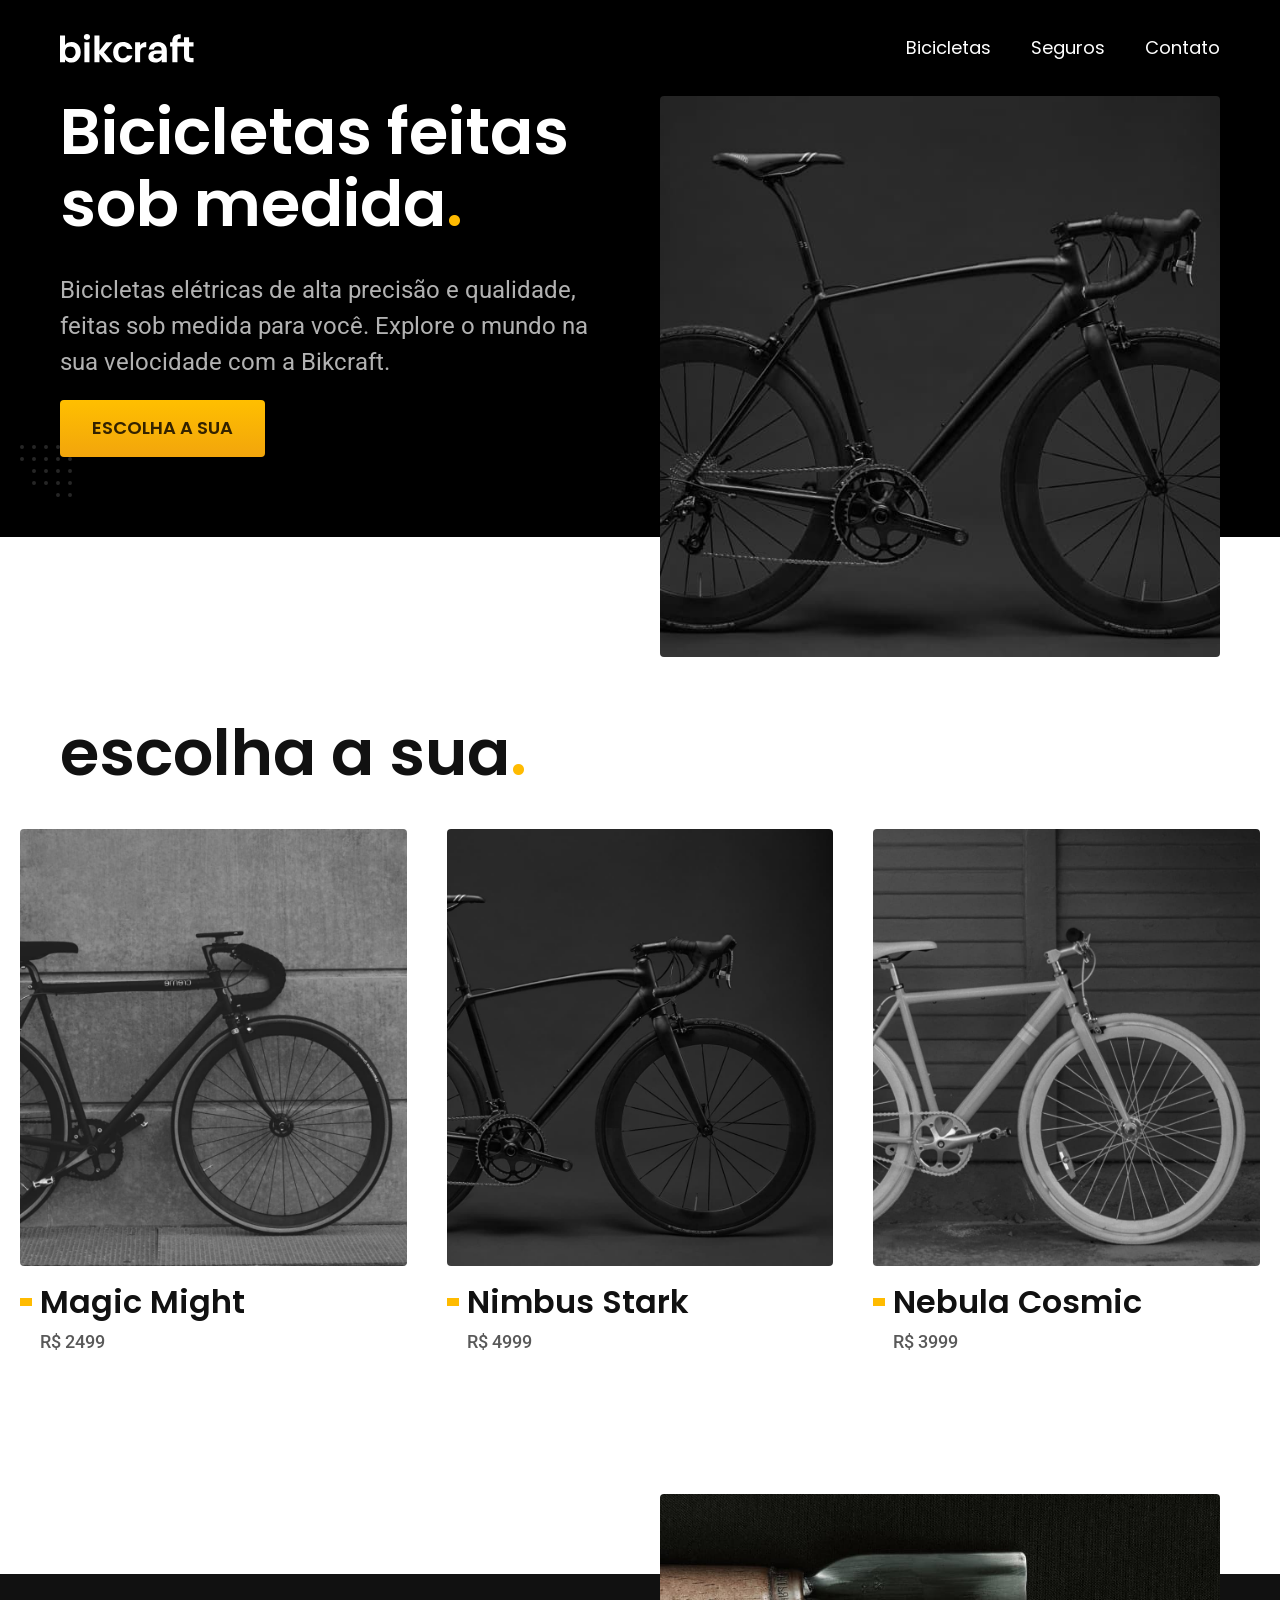
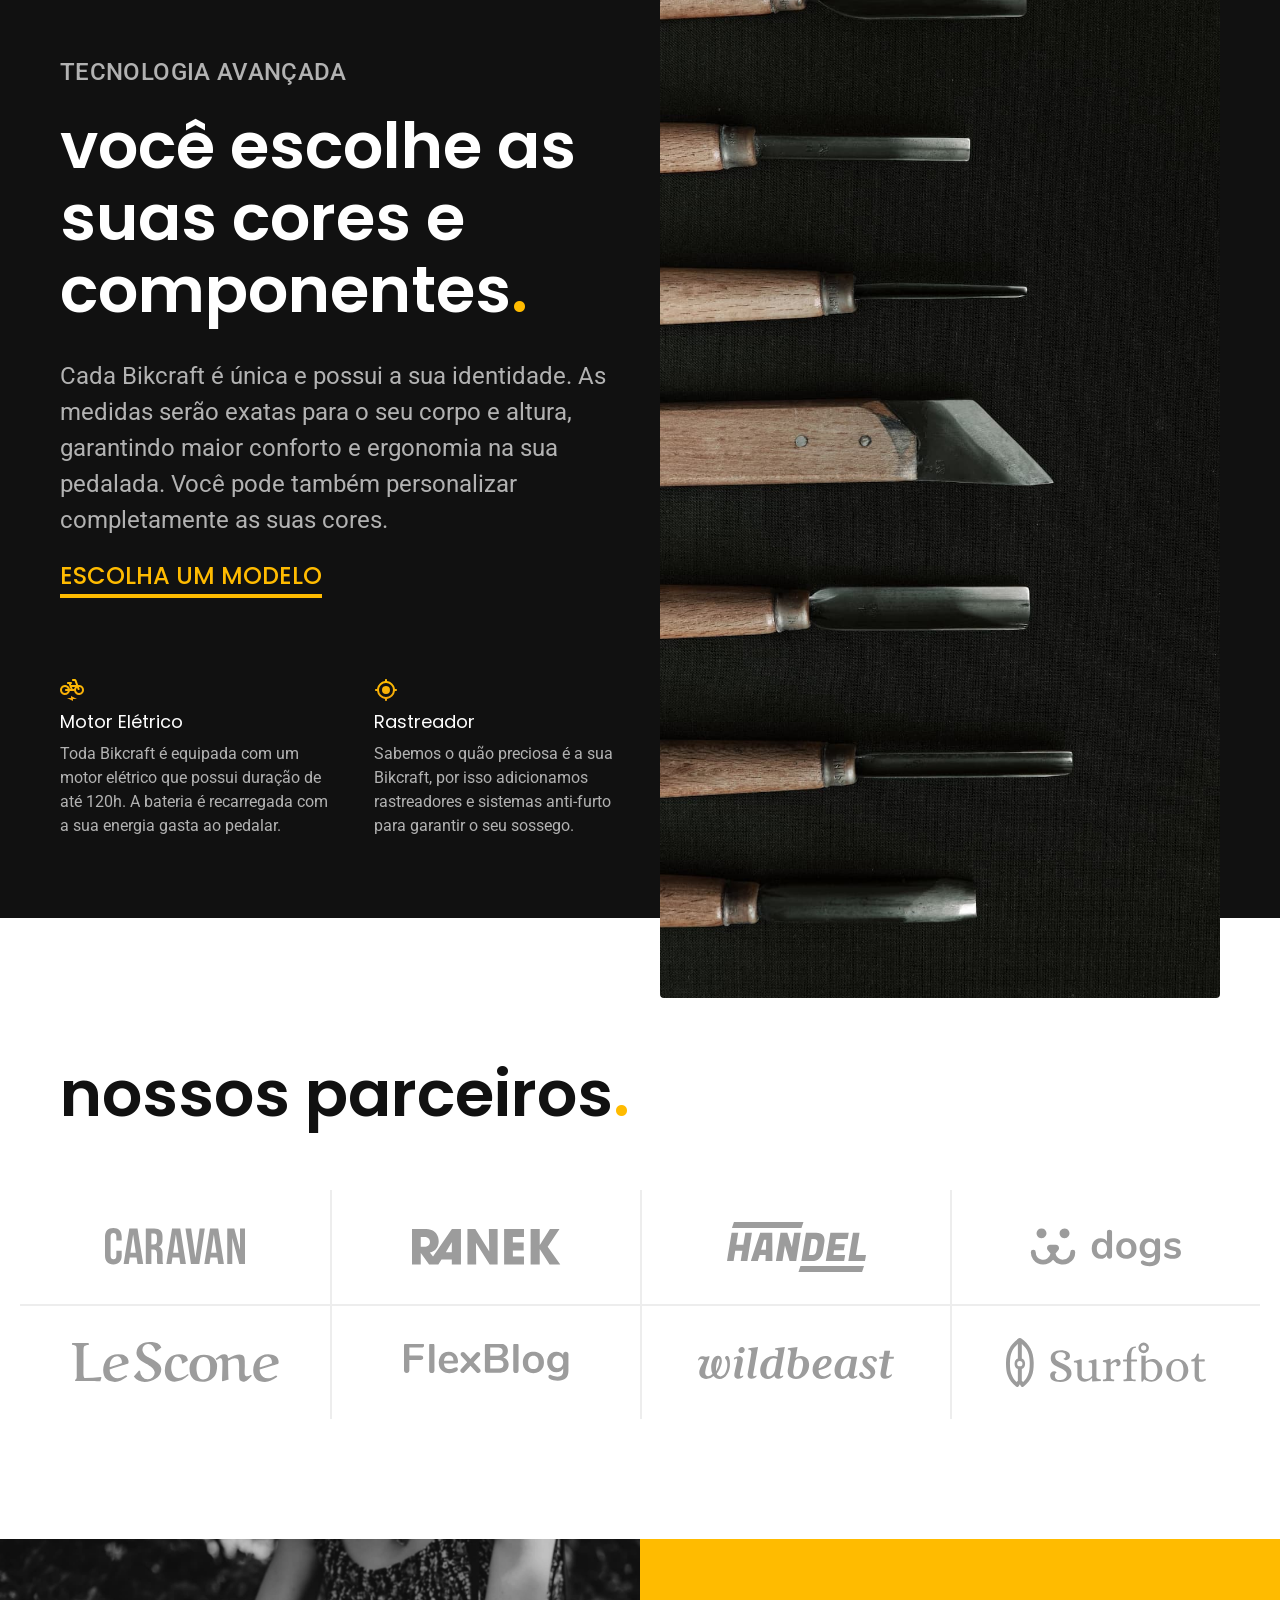
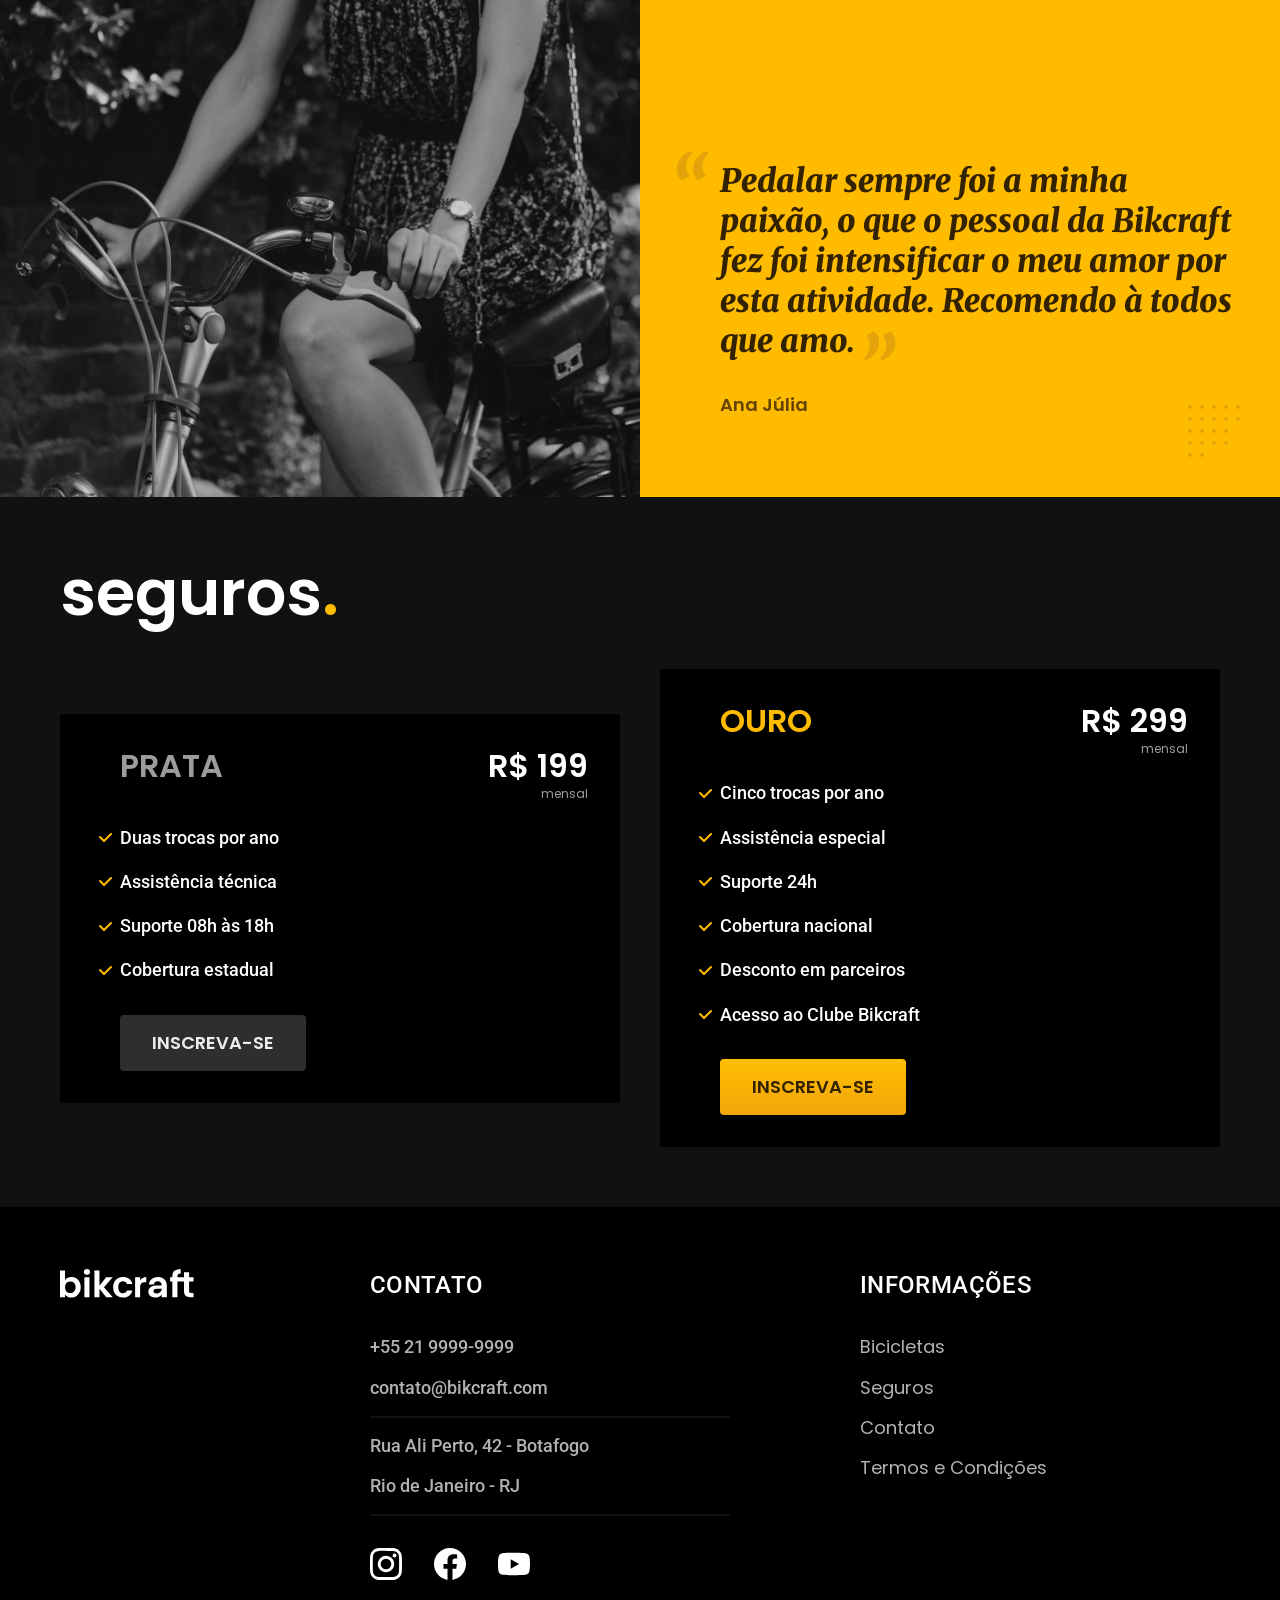
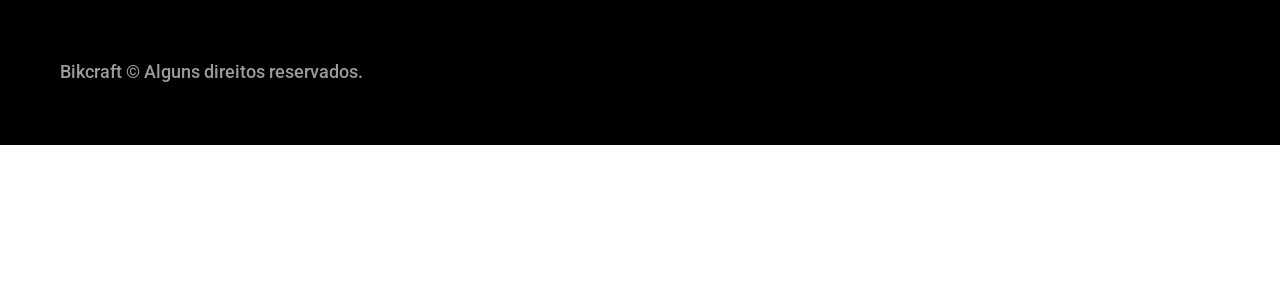
<file: index.html>
<!DOCTYPE html>
<html lang="pt-br">
  <head>
    <meta charset="UTF-8" />
    <meta name="viewport" content="width=device-width, initial-scale=1.0" />

    <title>Bikcraft - Bicicletas Elétricas</title>
    <meta
      name="description"
      content="Bicicletas elétricas de alta precisão e qualidade, feitas sob medida para o cliente. Explore o mundo na sua velocidade com a Bikcraft."
    />
    <link rel="shortcut icon" href="favicon.svg" type="image/x-icon" />
    <link rel="preload" href="./css/style.min.css" as="style" />
    <link rel="stylesheet" href="./css/style.min.css" />
    <script>
      document.documentElement.classList.add("js");
    </script>
    <link rel="preconnect" href="https://fonts.googleapis.com" />
    <link rel="preconnect" href="https://fonts.gstatic.com" crossorigin />
    <link
      href="https://fonts.googleapis.com/css2?family=Merriweather:ital,wght@1,900&family=Poppins:wght@400;600&family=Roboto:wght@400;500&display=swap"
      rel="stylesheet"
    />
  </head>

  <body>
    <header class="header-bg">
      <div class="header container">
        <a href="./">
          <img
            src="./img/bikcraft.svg"
            width="136"
            height="32"
            alt="Bikcraft"
          />
        </a>

        <nav aria-label="primaria">
          <ul class="header-menu font-1-m cor-0">
            <li><a href="./bicicletas.html">Bicicletas</a></li>
            <li><a href="./seguros.html">Seguros</a></li>
            <li><a href="./contato.html">Contato</a></li>
          </ul>
        </nav>
      </div>
    </header>

    <main class="introducao-bg">
      <div class="introducao container">
        <div class="introducao-conteudo">
          <h1 class="font-1-xxl cor-0 fadeInDown" data-anime="200">
            Bicicletas feitas sob medida<span class="cor-p1">.</span>
          </h1>
          <p class="font-2-l cor-5 fadeInDown" data-anime="400">
            Bicicletas elétricas de alta precisão e qualidade, feitas sob medida
            para você. Explore o mundo na sua velocidade com a Bikcraft.
          </p>
          <a class="botao fadeInDown" href="./bicicletas.html" data-anime="600"
            >Escolha a sua</a
          >
        </div>
        <picture data-anime="800" class="fadeInDown">
          <source
            media="(max-width: 800px)"
            srcset="./img/bicicletas/nimbus.jpg"
          />
          <img
            src="./img/fotos/introducao.jpg"
            width="1280"
            height="1600"
            alt="Bicicleta elétrica preta."
          />
        </picture>
      </div>
    </main>

    <article class="bicicletas-lista">
      <h2 class="container font-1-xxl">
        escolha a sua<span class="cor-p1">.</span>
      </h2>
      <ul>
        <li>
          <a href="./bicicletas/magic.html">
            <img
              src="./img/bicicletas/magic-home.jpg"
              width="920"
              height="1040"
              alt="Bicicleta preta"
            />
            <h3 class="font-1-xl">Magic Might</h3>
            <span class="font-2-m cor-8">R$ 2499</span>
          </a>
        </li>
        <li>
          <a href="./bicicletas/nimbus.html">
            <img
              src="./img/bicicletas/nimbus-home.jpg"
              width="920"
              height="1040"
              alt="Bicicleta preta"
            />
            <h3 class="font-1-xl">Nimbus Stark</h3>
            <span class="font-2-m cor-8">R$ 4999</span>
          </a>
        </li>
        <li>
          <a href="./bicicletas/nebula.html">
            <img
              src="./img/bicicletas/nebula-home.jpg"
              width="920"
              height="1040"
              alt="Bicicleta preta"
            />
            <h3 class="font-1-xl">Nebula Cosmic</h3>
            <span class="font-2-m cor-8">R$ 3999</span>
          </a>
        </li>
      </ul>
    </article>

    <article class="tecnologia-bg">
      <div class="tecnologia container">
        <div class="tecnologia-conteudo">
          <span class="font-2-l-b cor-5">Tecnologia Avançada</span>
          <h2 class="font-1-xxl cor-0">
            você escolhe as suas cores e componentes<span class="cor-p1"
              >.</span
            >
          </h2>
          <p class="font-2-l cor-5">
            Cada Bikcraft é única e possui a sua identidade. As medidas serão
            exatas para o seu corpo e altura, garantindo maior conforto e
            ergonomia na sua pedalada. Você pode também personalizar
            completamente as suas cores.
          </p>
          <a class="link" href="./bicicletas.html">Escolha um modelo</a>
          <div class="tecnologia-vantagens">
            <div>
              <img
                src="./img/icones/eletrica.svg"
                width="24"
                height="24"
                alt=""
              />
              <h3 class="font-1-m cor-0">Motor Elétrico</h3>
              <p class="font-2-s cor-5">
                Toda Bikcraft é equipada com um motor elétrico que possui
                duração de até 120h. A bateria é recarregada com a sua energia
                gasta ao pedalar.
              </p>
            </div>
            <div>
              <img
                src="./img/icones/rastreador.svg"
                width="24"
                height="24"
                alt=""
              />
              <h3 class="font-1-m cor-0">Rastreador</h3>
              <p class="font-2-s cor-5">
                Sabemos o quão preciosa é a sua Bikcraft, por isso adicionamos
                rastreadores e sistemas anti-furto para garantir o seu sossego.
              </p>
            </div>
          </div>
        </div>
        <div class="tecnologia-imagem">
          <img
            src="./img/fotos/tecnologia.jpg"
            width="1200"
            height="1920"
            alt=""
          />
        </div>
      </div>
    </article>

    <section class="parceiros" aria-label="Nossos Parceiros">
      <h2 class="container font-1-xxl">
        nossos parceiros<span class="cor-p1">.</span>
      </h2>

      <ul>
        <li>
          <img
            src="./img/parceiros/caravan.svg"
            width="140"
            height="38"
            alt="caravan"
          />
        </li>
        <li>
          <img
            src="./img/parceiros/ranek.svg"
            width="149"
            height="36"
            alt="ranek"
          />
        </li>
        <li>
          <img
            src="./img/parceiros/handel.svg"
            width="139"
            height="50"
            alt="handel"
          />
        </li>
        <li>
          <img
            src="./img/parceiros/dogs.svg"
            width="152"
            height="39"
            alt="dogs"
          />
        </li>
        <li>
          <img
            src="./img/parceiros/lescone.svg"
            width="208"
            height="41"
            alt="lescone"
          />
        </li>
        <li>
          <img
            src="./img/parceiros/flexblog.svg"
            width="165"
            height="38"
            alt="flexblog"
          />
        </li>
        <li>
          <img
            src="./img/parceiros/wildbeast.svg"
            width="196"
            height="34"
            alt="wildbeast"
          />
        </li>
        <li>
          <img
            src="./img/parceiros/surfbot.svg"
            width="200"
            height="49"
            alt="surfbot"
          />
        </li>
      </ul>
    </section>

    <section class="depoimento" aria-label="Depoimento">
      <div>
        <img
          src="./img/fotos/depoimento.jpg"
          width="1560"
          height="1360"
          alt="Pessoa pedalando uma bicicleta Bikcraft"
        />
      </div>
      <div class="depoimento-conteudo">
        <blockquote class="font-1-xl cor-p5">
          <p>
            Pedalar sempre foi a minha paixão, o que o pessoal da Bikcraft fez
            foi intensificar o meu amor por esta atividade. Recomendo à todos
            que amo.
          </p>
        </blockquote>
        <span class="font-1-m-b cor-p4">Ana Júlia</span>
      </div>
    </section>

    <article class="seguros-bg">
      <div class="seguros container">
        <h2 class="font-1-xxl cor-0">seguros<span class="cor-p1">.</span></h2>
        <div class="seguros-item">
          <h3 class="font-1-xl cor-6">PRATA</h3>
          <span class="font-1-xl cor-0"
            >R$ 199 <span class="font-1-xs cor-6">mensal</span></span
          >
          <ul class="font-2-m cor-0">
            <li>Duas trocas por ano</li>
            <li>Assistência técnica</li>
            <li>Suporte 08h às 18h</li>
            <li>Cobertura estadual</li>
          </ul>
          <a class="botao secundario" href="./orcamento.html">Inscreva-se</a>
        </div>

        <div class="seguros-item">
          <h3 class="font-1-xl cor-p1">OURO</h3>
          <span class="font-1-xl cor-0"
            >R$ 299 <span class="font-1-xs cor-6">mensal</span></span
          >
          <ul class="font-2-m cor-0">
            <li>Cinco trocas por ano</li>
            <li>Assistência especial</li>
            <li>Suporte 24h</li>
            <li>Cobertura nacional</li>
            <li>Desconto em parceiros</li>
            <li>Acesso ao Clube Bikcraft</li>
          </ul>
          <a class="botao" href="./orcamento.html">Inscreva-se</a>
        </div>
      </div>
    </article>

    <footer class="footer-bg">
      <div class="footer container">
        <img src="./img/bikcraft.svg" width="136" height="32" alt="Bikcraft" />
        <div class="footer-contato">
          <h3 class="font-2-l-b cor-0">Contato</h3>
          <ul class="font-2-m cor-5">
            <li><a href="tel:+552199999999">+55 21 9999-9999</a></li>
            <li>
              <a href="mailto:contato@bikcraft.com">contato@bikcraft.com</a>
            </li>
            <li>Rua Ali Perto, 42 - Botafogo</li>
            <li>Rio de Janeiro - RJ</li>
          </ul>
          <div class="footer-redes">
            <a href="./">
              <img
                src="./img/redes/instagram.svg"
                width="32"
                height="32"
                alt="Instagram"
              />
            </a>
            <a href="./">
              <img
                src="./img/redes/facebook.svg"
                width="32"
                height="32"
                alt="Facebook"
              />
            </a>
            <a href="./">
              <img
                src="./img/redes/youtube.svg"
                width="32"
                height="32"
                alt="Youtube"
              />
            </a>
          </div>
        </div>
        <div class="footer-informacoes">
          <h3 class="font-2-l-b cor-0">Informações</h3>
          <nav>
            <ul class="font-1-m cor-5">
              <li><a href="./bicicletas.html">Bicicletas</a></li>
              <li><a href="./seguros.html">Seguros</a></li>
              <li><a href="./contato.html">Contato</a></li>
              <li><a href="./termos.html">Termos e Condições</a></li>
            </ul>
          </nav>
        </div>
        <p class="footer-copy font-2-m cor-6">
          Bikcraft © Alguns direitos reservados.
        </p>
      </div>
    </footer>

    <script src="./js/plugins/simple-anime.js"></script>
    <script src="./js/script.js"></script>
  </body>
</html>
</file>
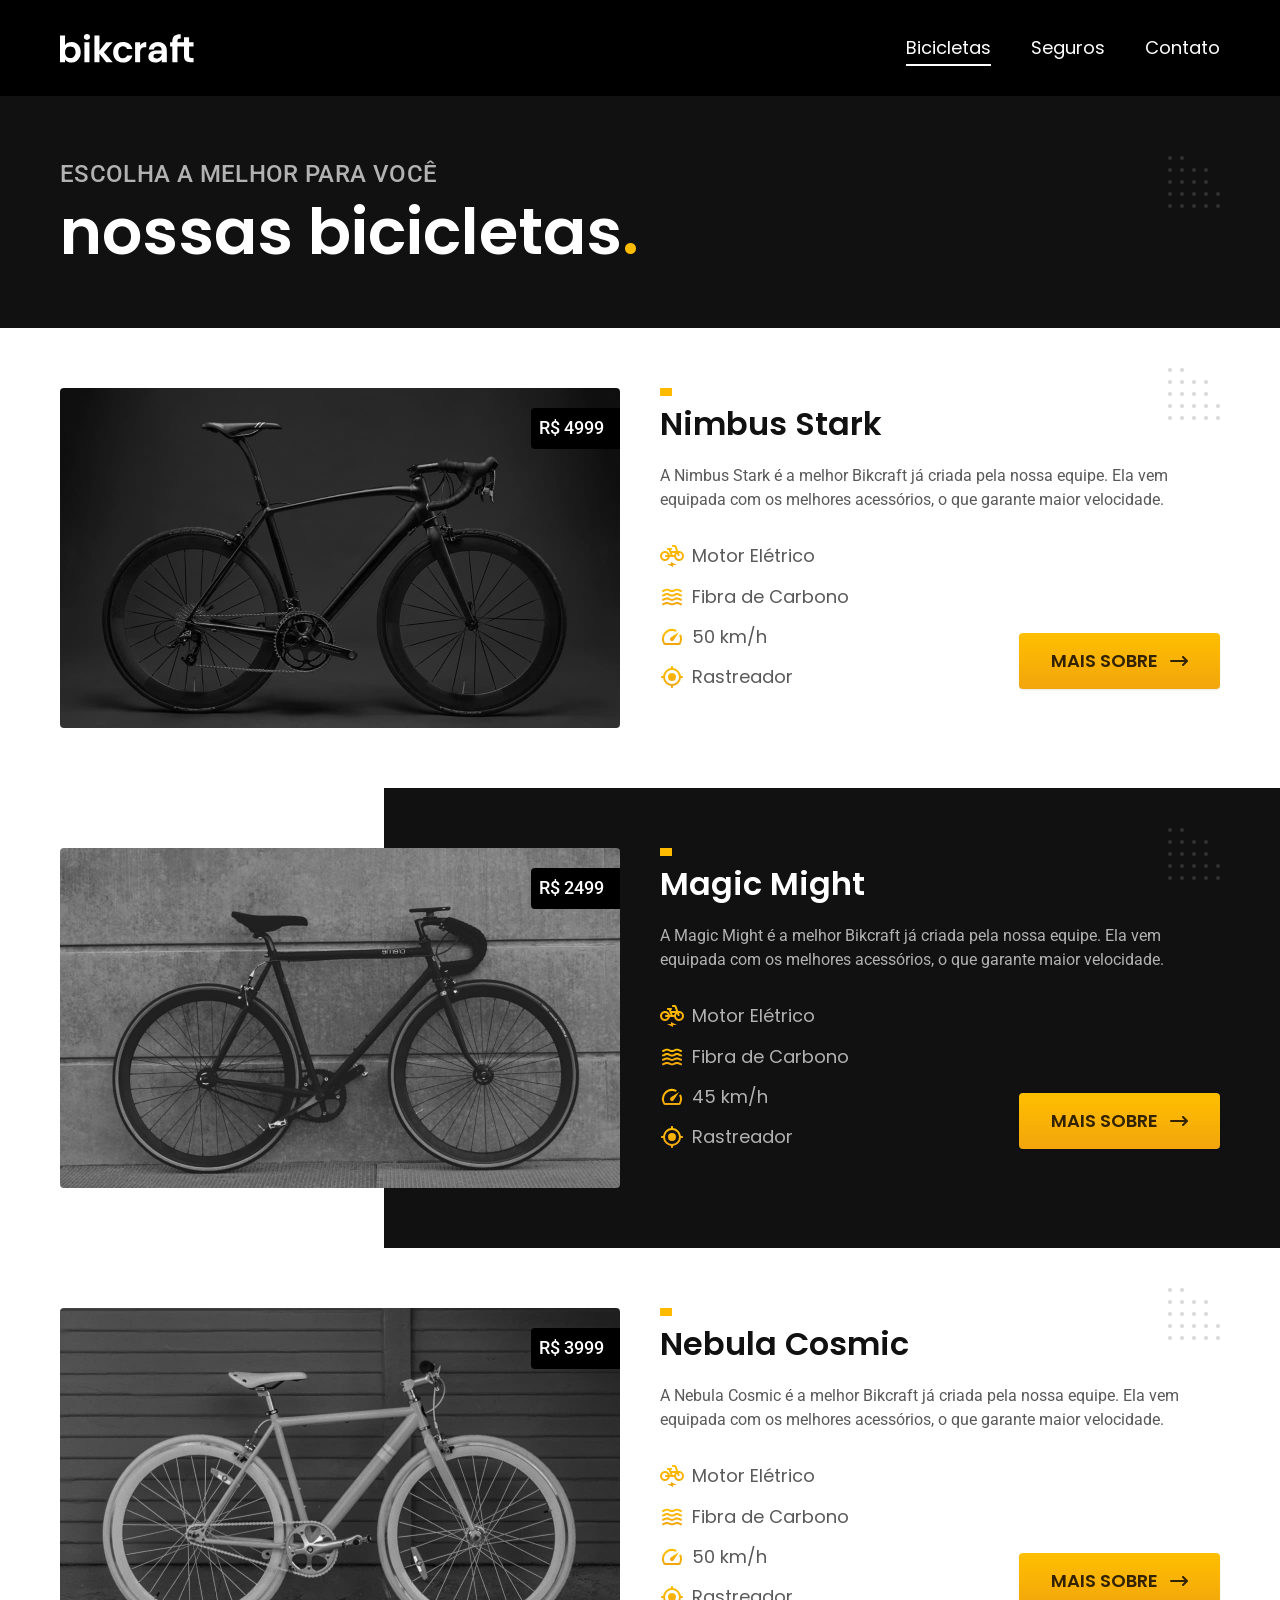
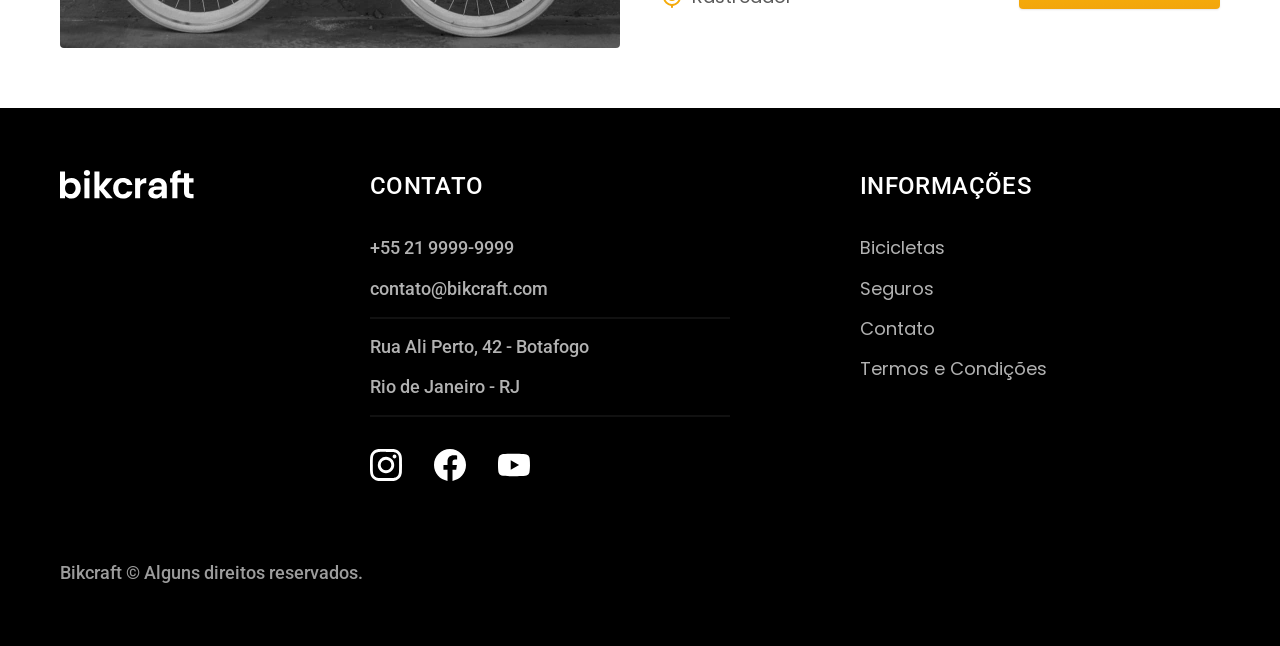
<file: bicicletas.html>
<!DOCTYPE html>
<html lang="pt-br">
  <head>
    <meta charset="UTF-8" />
    <meta name="viewport" content="width=device-width, initial-scale=1.0" />

    <title>Bicicletas | Bikcraft</title>
    <meta name="description" content="Bicicletas" />

    <link rel="shortcut icon" href="favicon.svg" type="image/x-icon" />
    <link rel="preload" href="./css/style.min.css" as="style" />
    <link rel="stylesheet" href="./css/style.min.css" />
    <script>
      document.documentElement.classList.add("js");
    </script>
    <link rel="preconnect" href="https://fonts.googleapis.com" />
    <link rel="preconnect" href="https://fonts.gstatic.com" crossorigin />
    <link
      href="https://fonts.googleapis.com/css2?family=Merriweather:ital,wght@1,900&family=Poppins:wght@400;600&family=Roboto:wght@400;500&display=swap"
      rel="stylesheet"
    />
  </head>

  <body id="bicicletas">
    <header class="header-bg">
      <div class="header container">
        <a href="./">
          <img src="./img/bikcraft.svg" alt="Bikcraft" />
        </a>

        <nav aria-label="primaria">
          <ul class="header-menu font-1-m cor-0">
            <li><a href="./bicicletas.html">Bicicletas</a></li>
            <li><a href="./seguros.html">Seguros</a></li>
            <li><a href="./contato.html">Contato</a></li>
          </ul>
        </nav>
      </div>
    </header>

    <main>
      <div class="titulo-bg">
        <div class="titulo container">
          <p class="font-2-l-b cor-5">Escolha a melhor para você</p>
          <h1 class="font-1-xxl cor-0">
            nossas bicicletas<span class="cor-p1">.</span>
          </h1>
        </div>
      </div>

      <div class="bicicletas container">
        <div class="bicicletas-imagem">
          <img src="./img/bicicletas/nimbus.jpg" alt="Bicicleta preta" />
          <span class="font-2-m cor-0">R$ 4999</span>
        </div>
        <div class="bicicletas-conteudo">
          <h2 class="font-1-xl">Nimbus Stark</h2>
          <p class="font-2-s cor-8">
            A Nimbus Stark é a melhor Bikcraft já criada pela nossa equipe. Ela
            vem equipada com os melhores acessórios, o que garante maior
            velocidade.
          </p>
          <ul class="font-1-m cor-8">
            <li>
              <img src="./img/icones/eletrica.svg" alt="" />
              Motor Elétrico
            </li>
            <li>
              <img src="./img/icones/carbono.svg" alt="" />
              Fibra de Carbono
            </li>
            <li>
              <img src="./img/icones/velocidade.svg" alt="" />
              50 km/h
            </li>
            <li>
              <img src="./img/icones/rastreador.svg" alt="" />
              Rastreador
            </li>
          </ul>
          <a class="botao seta" href="./bicicletas/nimbus.html">Mais Sobre</a>
        </div>
      </div>

      <div class="bicicletas-bg">
        <div class="bicicletas container">
          <div class="bicicletas-imagem">
            <img src="./img/bicicletas/magic.jpg" alt="Bicicleta preta" />
            <span class="font-2-m cor-0">R$ 2499</span>
          </div>
          <div class="bicicletas-conteudo">
            <h2 class="font-1-xl cor-0">Magic Might</h2>
            <p class="font-2-s cor-5">
              A Magic Might é a melhor Bikcraft já criada pela nossa equipe. Ela
              vem equipada com os melhores acessórios, o que garante maior
              velocidade.
            </p>
            <ul class="font-1-m cor-5">
              <li>
                <img src="./img/icones/eletrica.svg" alt="" />
                Motor Elétrico
              </li>
              <li>
                <img src="./img/icones/carbono.svg" alt="" />
                Fibra de Carbono
              </li>
              <li>
                <img src="./img/icones/velocidade.svg" alt="" />
                45 km/h
              </li>
              <li>
                <img src="./img/icones/rastreador.svg" alt="" />
                Rastreador
              </li>
            </ul>
            <a class="botao seta" href="./bicicletas/magic.html">Mais Sobre</a>
          </div>
        </div>
      </div>

      <div class="bicicletas container">
        <div class="bicicletas-imagem">
          <img src="./img/bicicletas/nebula.jpg" alt="Bicicleta preta" />
          <span class="font-2-m cor-0">R$ 3999</span>
        </div>
        <div class="bicicletas-conteudo">
          <h2 class="font-1-xl">Nebula Cosmic</h2>
          <p class="font-2-s cor-8">
            A Nebula Cosmic é a melhor Bikcraft já criada pela nossa equipe. Ela
            vem equipada com os melhores acessórios, o que garante maior
            velocidade.
          </p>
          <ul class="font-1-m cor-8">
            <li>
              <img src="./img/icones/eletrica.svg" alt="" />
              Motor Elétrico
            </li>
            <li>
              <img src="./img/icones/carbono.svg" alt="" />
              Fibra de Carbono
            </li>
            <li>
              <img src="./img/icones/velocidade.svg" alt="" />
              50 km/h
            </li>
            <li>
              <img src="./img/icones/rastreador.svg" alt="" />
              Rastreador
            </li>
          </ul>
          <a class="botao seta" href="./bicicletas/nebula.html">Mais Sobre</a>
        </div>
      </div>
    </main>

    <footer class="footer-bg">
      <div class="footer container">
        <img src="./img/bikcraft.svg" alt="Bikcraft" />
        <div class="footer-contato">
          <h3 class="font-2-l-b cor-0">Contato</h3>
          <ul class="font-2-m cor-5">
            <li><a href="tel:+552199999999">+55 21 9999-9999</a></li>
            <li>
              <a href="mailto:contato@bikcraft.com">contato@bikcraft.com</a>
            </li>
            <li>Rua Ali Perto, 42 - Botafogo</li>
            <li>Rio de Janeiro - RJ</li>
          </ul>
          <div class="footer-redes">
            <a href="./">
              <img src="./img/redes/instagram.svg" alt="Instagram" />
            </a>
            <a href="./">
              <img src="./img/redes/facebook.svg" alt="Facebook" />
            </a>
            <a href="./">
              <img src="./img/redes/youtube.svg" alt="Youtube" />
            </a>
          </div>
        </div>
        <div class="footer-informacoes">
          <h3 class="font-2-l-b cor-0">Informações</h3>
          <nav>
            <ul class="font-1-m cor-5">
              <li><a href="./bicicletas.html">Bicicletas</a></li>
              <li><a href="./seguros.html">Seguros</a></li>
              <li><a href="./contato.html">Contato</a></li>
              <li><a href="./termos.html">Termos e Condições</a></li>
            </ul>
          </nav>
        </div>
        <p class="footer-copy font-2-m cor-6">
          Bikcraft © Alguns direitos reservados.
        </p>
      </div>
    </footer>

    <script src="./js/script.js"></script>
  </body>
</html>
</file>
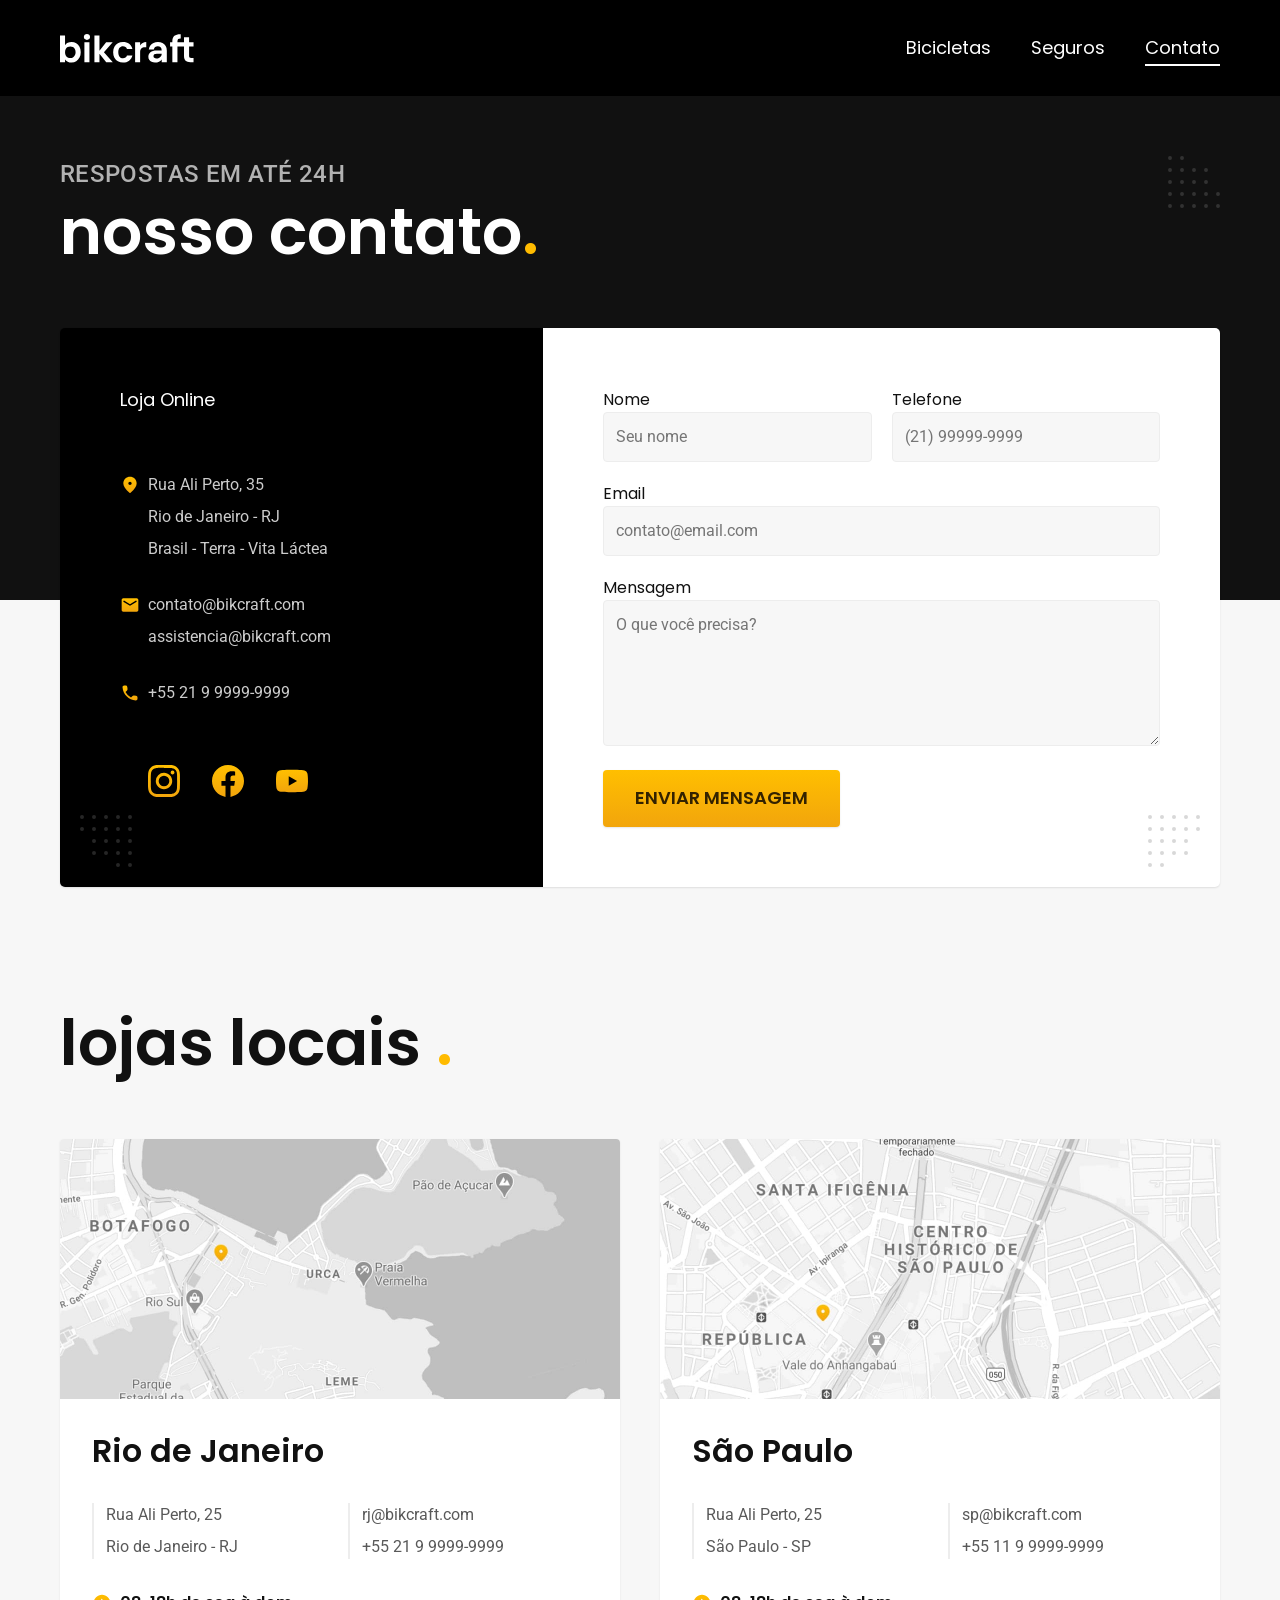
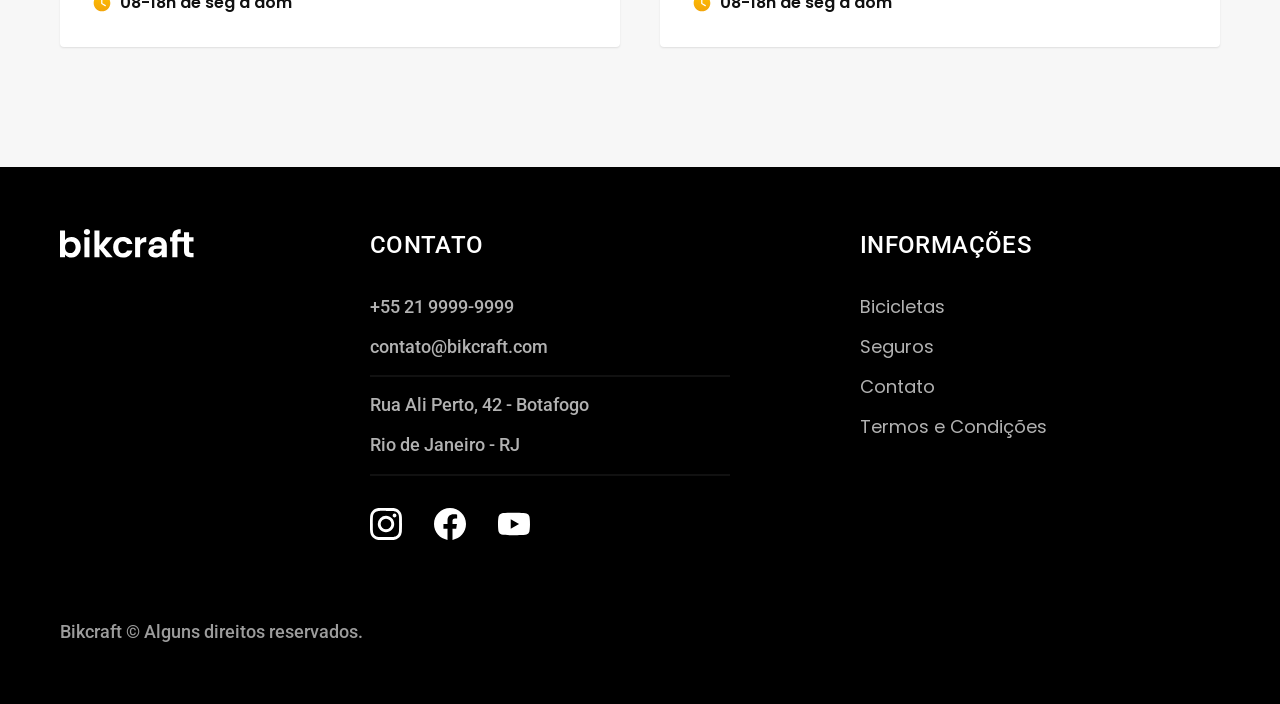
<file: contato.html>
<!DOCTYPE html>
<html lang="pt-br">
  <head>
    <meta charset="UTF-8" />
    <meta name="viewport" content="width=device-width, initial-scale=1.0" />

    <title>Contato| Bikcraft</title>
    <meta name="description" content="Entre em contato conosco." />

    <link rel="shortcut icon" href="favicon.svg" type="image/x-icon" />
    <link rel="preload" href="./css/style.min.css" as="style" />
    <link rel="stylesheet" href="./css/style.min.css" />
    <script>
      document.documentElement.classList.add("js");
    </script>
    <link rel="preconnect" href="https://fonts.googleapis.com" />
    <link rel="preconnect" href="https://fonts.gstatic.com" crossorigin />
    <link
      href="https://fonts.googleapis.com/css2?family=Merriweather:ital,wght@1,900&family=Poppins:wght@400;600&family=Roboto:wght@400;500&display=swap"
      rel="stylesheet"
    />
  </head>

  <body id="contato">
    <header class="header-bg">
      <div class="header container">
        <a href="./">
          <img src="./img/bikcraft.svg" alt="Bikcraft" />
        </a>

        <nav aria-label="primaria">
          <ul class="header-menu font-1-m cor-0">
            <li><a href="./bicicletas.html">Bicicletas</a></li>
            <li><a href="./seguros.html">Seguros</a></li>
            <li><a href="./contato.html">Contato</a></li>
          </ul>
        </nav>
      </div>
    </header>

    <main>
      <div class="titulo-bg">
        <div class="titulo container">
          <p class="font-2-l-b cor-5">Respostas em até 24h</p>
          <h1 class="font-1-xxl cor-0">
            nosso contato<span class="cor-p1">.</span>
          </h1>
        </div>
      </div>

      <div class="contato container">
        <section class="contato-dados" aria-label="Endereço">
          <h2 class="font-1-m cor-0">Loja Online</h2>
          <div class="contato-endereco font-2-s cor-4">
            <p>Rua Ali Perto, 35</p>
            <p>Rio de Janeiro - RJ</p>
            <p>Brasil - Terra - Vita Láctea</p>
          </div>
          <address class="contato-meios font-2-s cor-4">
            <a href="mailto:contato@bikcraft.com">contato@bikcraft.com</a>
            <a href="mailto:assistencia@bikcraft.com"
              >assistencia@bikcraft.com</a
            >
            <a href="tel:+5521999999999">+55 21 9 9999-9999</a>
          </address>
          <div class="contato-redes">
            <a href="">
              <img src="./img/redes/instagram-p.svg" alt="" />
            </a>
            <a href="">
              <img src="./img/redes/facebook-p.svg" alt="" />
            </a>
            <a href="">
              <img src="./img/redes/youtube-p.svg" alt="" />
            </a>
          </div>
        </section>
        <section class="contato-formulario" aria-label="Formulário">
          <form action="./contato.html" class="form">
            <div>
              <label for="nome">Nome</label>
              <input type="text" id="nome" name="nome" placeholder="Seu nome" />
            </div>
            <div>
              <label for="telefone">Telefone</label>
              <input
                type="text"
                id="telefone"
                name="telefone"
                placeholder="(21) 99999-9999"
              />
            </div>
            <div class="col-2">
              <label for="email">Email</label>
              <input
                type="email"
                id="email"
                name="email"
                placeholder="contato@email.com"
              />
            </div>
            <div class="col-2">
              <label for="mensagem">Mensagem</label>
              <textarea
                rows="5"
                id="mensagem"
                name="mensagem"
                placeholder="O que você precisa?"
              ></textarea>
            </div>
            <button class="botao col-2">Enviar Mensagem</button>
          </form>
        </section>
      </div>
    </main>

    <article class="lojas container">
      <h2 class="font-1-xxl">lojas locais <span class="cor-p1">.</span></h2>
      <div class="lojas-item">
        <img
          src="./img/lojas/rj.jpg"
          alt="mapa marcando o endereço em Rua Ali Perto, 25 - Rio de Janeiro - RJ"
        />
        <div class="lojas-conteudo">
          <h3 class="font-1-xl">Rio de Janeiro</h3>
          <div class="lojas-dados font-2-s cor-8">
            <p>Rua Ali Perto, 25</p>
            <p>Rio de Janeiro - RJ</p>
          </div>
          <div class="lojas-dados font-2-s cor-8">
            <a href="mailto:rj@bikcraft.com">rj@bikcraft.com</a>
            <a href="tel:+5521999999999">+55 21 9 9999-9999</a>
          </div>
          <p class="lojas-tempo font-1-s">
            <img src="./img/icones/horario.svg" alt="" />
            08-18h de seg à dom
          </p>
        </div>
      </div>
      <div class="lojas-item">
        <img
          src="./img/lojas/sp.jpg"
          alt="mapa marcando o endereço em Rua Ali Perto, 25 - São Paulo - SP"
        />
        <div class="lojas-conteudo">
          <h3 class="font-1-xl">São Paulo</h3>
          <div class="lojas-dados font-2-s cor-8">
            <p>Rua Ali Perto, 25</p>
            <p>São Paulo - SP</p>
          </div>
          <div class="lojas-dados font-2-s cor-8">
            <a href="mailto:sp@bikcraft.com">sp@bikcraft.com</a>
            <a href="tel:+5521999999999">+55 11 9 9999-9999</a>
          </div>
          <p class="lojas-tempo font-1-s">
            <img src="./img/icones/horario.svg" alt="" />08-18h de seg à dom
          </p>
        </div>
      </div>
    </article>

    <footer class="footer-bg">
      <div class="footer container">
        <img src="./img/bikcraft.svg" alt="Bikcraft" />
        <div class="footer-contato">
          <h3 class="font-2-l-b cor-0">Contato</h3>
          <ul class="font-2-m cor-5">
            <li><a href="tel:+552199999999">+55 21 9999-9999</a></li>
            <li>
              <a href="mailto:contato@bikcraft.com">contato@bikcraft.com</a>
            </li>
            <li>Rua Ali Perto, 42 - Botafogo</li>
            <li>Rio de Janeiro - RJ</li>
          </ul>
          <div class="footer-redes">
            <a href="./">
              <img src="./img/redes/instagram.svg" alt="Instagram" />
            </a>
            <a href="./">
              <img src="./img/redes/facebook.svg" alt="Facebook" />
            </a>
            <a href="./">
              <img src="./img/redes/youtube.svg" alt="Youtube" />
            </a>
          </div>
        </div>
        <div class="footer-informacoes">
          <h3 class="font-2-l-b cor-0">Informações</h3>
          <nav>
            <ul class="font-1-m cor-5">
              <li><a href="./bicicletas.html">Bicicletas</a></li>
              <li><a href="./seguros.html">Seguros</a></li>
              <li><a href="./contato.html">Contato</a></li>
              <li><a href="./termos.html">Termos e Condições</a></li>
            </ul>
          </nav>
        </div>
        <p class="footer-copy font-2-m cor-6">
          Bikcraft © Alguns direitos reservados.
        </p>
      </div>
    </footer>

    <script src="./js/script.js"></script>
  </body>
</html>
</file>
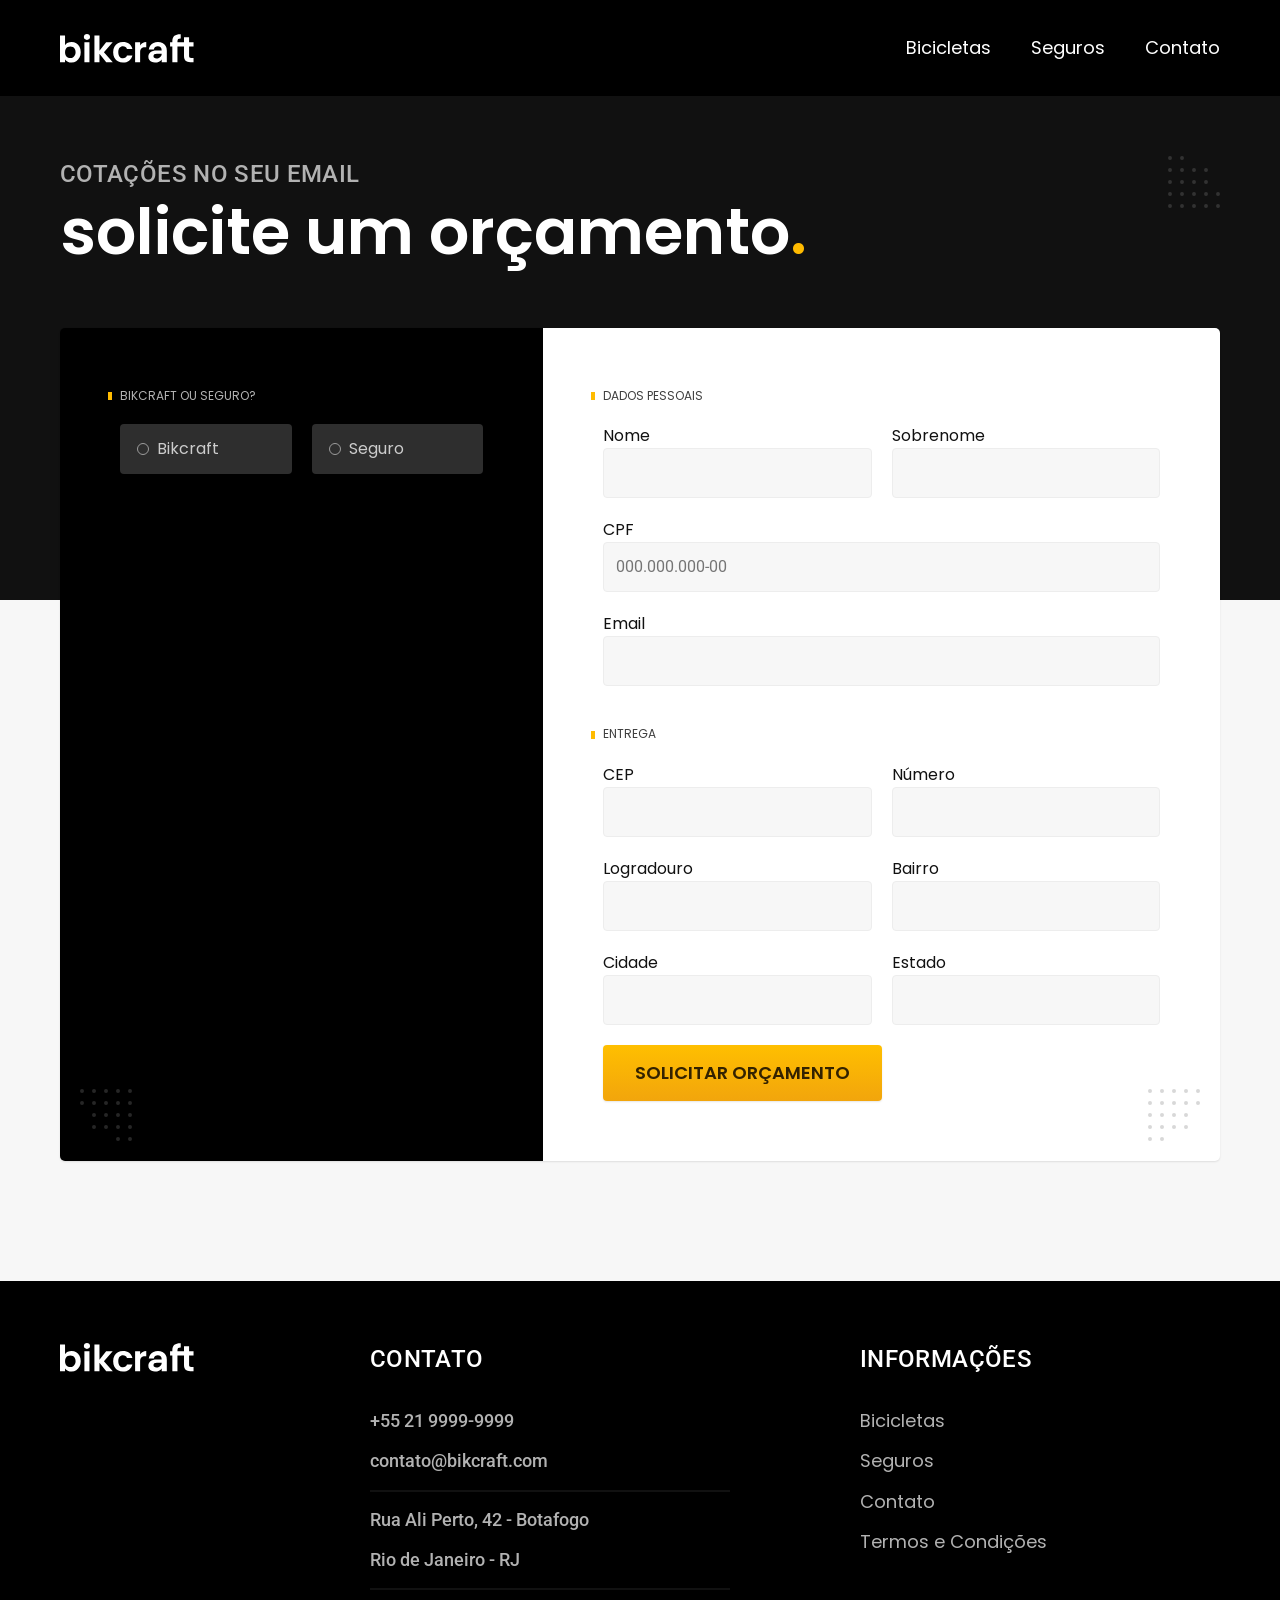
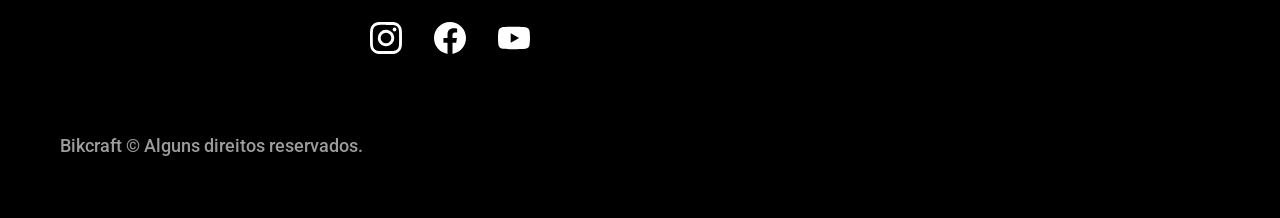
<file: orcamento.html>
<!DOCTYPE html>
<html lang="pt-br">
  <head>
    <meta charset="UTF-8" />
    <meta name="viewport" content="width=device-width, initial-scale=1.0" />

    <title>Orçamento | Bikcraft</title>
    <meta name="description" content="Orçamento." />

    <link rel="shortcut icon" href="favicon.svg" type="image/x-icon" />
    <link rel="preload" href="./css/style.min.css" as="style" />
    <link rel="stylesheet" href="./css/style.min.css" />
    <script>
      document.documentElement.classList.add("js");
    </script>
    <link rel="preconnect" href="https://fonts.googleapis.com" />
    <link rel="preconnect" href="https://fonts.gstatic.com" crossorigin />
    <link
      href="https://fonts.googleapis.com/css2?family=Merriweather:ital,wght@1,900&family=Poppins:wght@400;600&family=Roboto:wght@400;500&display=swap"
      rel="stylesheet"
    />
  </head>

  <body id="orcamento">
    <header class="header-bg">
      <div class="header container">
        <a href="./">
          <img src="./img/bikcraft.svg" alt="Bikcraft" />
        </a>

        <nav aria-label="primaria">
          <ul class="header-menu font-1-m cor-0">
            <li><a href="./bicicletas.html">Bicicletas</a></li>
            <li><a href="./seguros.html">Seguros</a></li>
            <li><a href="./contato.html">Contato</a></li>
          </ul>
        </nav>
      </div>
    </header>

    <main>
      <div class="titulo-bg">
        <div class="titulo container">
          <p class="font-2-l-b cor-5">Cotações no seu email</p>
          <h1 class="font-1-xxl cor-0">
            solicite um orçamento<span class="cor-p1">.</span>
          </h1>
        </div>
      </div>

      <form action="./" class="orcamento container">
        <div class="orcamento-produto">
          <h2 class="font-1-xs cor-5">Bikcraft ou Seguro?</h2>

          <input type="radio" name="tipo" value="bikcraft" id="bikcraft" />
          <label for="bikcraft">Bikcraft</label>

          <input type="radio" name="tipo" value="seguro" id="seguro" />
          <label for="seguro">Seguro</label>

          <div class="orcamento-conteudo" id="orcamento-bikcraft">
            <h2 class="font-1-xs cor-5">Escolha a sua</h2>

            <input type="radio" name="produto" value="nimbus" id="nimbus" />
            <label for="nimbus">Nimbus Stark <span>R$ 4999</span></label>
            <div class="orcamento-detalhes">
              <ul class="font-1-xs cor-8">
                <li>
                  <img src="./img/icones/eletrica.svg" alt="Motor Elétrico" />
                  Motor Elétrico
                </li>
                <li>
                  <img src="./img/icones/carbono.svg" alt="Motor Elétrico" />
                  Fibra de Carbono
                </li>
                <li>
                  <img src="./img/icones/velocidade.svg" alt="Motor Elétrico" />
                  50 km/h
                </li>
                <li>
                  <img src="./img/icones/rastreador.svg" alt="Motor Elétrico" />
                  Rastreador
                </li>
              </ul>
              <img src="./img/bicicletas/nimbus.jpg" alt="Bicicleta preta" />
            </div>

            <input type="radio" name="produto" value="magic" id="magic" />
            <label for="magic">Magic Might <span>R$ 2499</span></label>
            <div class="orcamento-detalhes">
              <ul class="font-1-xs cor-8">
                <li>
                  <img src="./img/icones/eletrica.svg" alt="Motor Elétrico" />
                  Motor Elétrico
                </li>
                <li>
                  <img src="./img/icones/carbono.svg" alt="Motor Elétrico" />
                  Fibra de Carbono
                </li>
                <li>
                  <img src="./img/icones/velocidade.svg" alt="Motor Elétrico" />
                  45 km/h
                </li>
                <li>
                  <img src="./img/icones/rastreador.svg" alt="Motor Elétrico" />
                  Rastreador
                </li>
              </ul>
              <img src="./img/bicicletas/magic.jpg" alt="Bicicleta preta" />
            </div>

            <input type="radio" name="produto" value="nebula" id="nebula" />
            <label for="nebula">Nebula Cosmic <span>R$ 3999</span></label>
            <div class="orcamento-detalhes">
              <ul class="font-1-xs cor-8">
                <li>
                  <img src="./img/icones/eletrica.svg" alt="Motor Elétrico" />
                  Motor Elétrico
                </li>
                <li>
                  <img src="./img/icones/carbono.svg" alt="Motor Elétrico" />
                  Fibra de Carbono
                </li>
                <li>
                  <img src="./img/icones/velocidade.svg" alt="Motor Elétrico" />
                  40 km/h
                </li>
                <li>
                  <img src="./img/icones/rastreador.svg" alt="Motor Elétrico" />
                  Rastreador
                </li>
              </ul>
              <img src="./img/bicicletas/nebula.jpg" alt="Bicicleta branca" />
            </div>
          </div>

          <div class="orcamento-conteudo" id="orcamento-seguro">
            <h2 class="font-1-xs cor-5">Escolha o plano</h2>

            <input type="radio" name="produto" value="prata" id="prata" />
            <label for="prata">Prata<span>R$ 199</span></label>

            <input type="radio" name="produto" value="ouro" id="ouro" />
            <label for="ouro">Ouro<span>R$ 299</span></label>
          </div>
        </div>
        <div class="orcamento-dados form">
          <h2 class="font-1-xs cor-9 col-2">dados pessoais</h2>
          <div>
            <label for="nome">Nome</label>
            <input type="text" id="nome" name="nome" />
          </div>
          <div>
            <label for="sobrenome">Sobrenome</label>
            <input type="text" id="sobrenome" name="sobrenome" />
          </div>
          <div class="col-2">
            <label for="cpf">CPF</label>
            <input
              type="text"
              id="cpf"
              name="cpf"
              placeholder="000.000.000-00"
            />
          </div>
          <div class="col-2">
            <label for="email">Email</label>
            <input type="email" id="email" name="email" />
          </div>
          <h2 class="font-1-xs cor-9 col-2">Entrega</h2>
          <div>
            <label for="cep">CEP</label>
            <input type="text" id="cep" name="cep" />
          </div>
          <div>
            <label for="numero">Número</label>
            <input type="text" id="numero" name="numero" />
          </div>
          <div>
            <label for="logradouro">Logradouro</label>
            <input type="text" id="logradouro" name="logradouro" />
          </div>
          <div>
            <label for="bairro">Bairro</label>
            <input type="text" id="bairro" name="bairro" />
          </div>
          <div>
            <label for="cidade">Cidade</label>
            <input type="text" id="cidade" name="cidade" />
          </div>
          <div>
            <label for="estado">Estado</label>
            <input type="text" id="estado" name="estado" />
          </div>
          <button class="botao col-2">Solicitar Orçamento</button>
        </div>
      </form>
    </main>

    <footer class="footer-bg">
      <div class="footer container">
        <img src="./img/bikcraft.svg" alt="Bikcraft" />
        <div class="footer-contato">
          <h3 class="font-2-l-b cor-0">Contato</h3>
          <ul class="font-2-m cor-5">
            <li><a href="tel:+552199999999">+55 21 9999-9999</a></li>
            <li>
              <a href="mailto:contato@bikcraft.com">contato@bikcraft.com</a>
            </li>
            <li>Rua Ali Perto, 42 - Botafogo</li>
            <li>Rio de Janeiro - RJ</li>
          </ul>
          <div class="footer-redes">
            <a href="./">
              <img src="./img/redes/instagram.svg" alt="Instagram" />
            </a>
            <a href="./">
              <img src="./img/redes/facebook.svg" alt="Facebook" />
            </a>
            <a href="./">
              <img src="./img/redes/youtube.svg" alt="Youtube" />
            </a>
          </div>
        </div>
        <div class="footer-informacoes">
          <h3 class="font-2-l-b cor-0">Informações</h3>
          <nav>
            <ul class="font-1-m cor-5">
              <li><a href="./bicicletas.html">Bicicletas</a></li>
              <li><a href="./seguros.html">Seguros</a></li>
              <li><a href="./contato.html">Contato</a></li>
              <li><a href="./termos.html">Termos e Condições</a></li>
            </ul>
          </nav>
        </div>
        <p class="footer-copy font-2-m cor-6">
          Bikcraft © Alguns direitos reservados.
        </p>
      </div>
    </footer>

    <script src="./js/script.js"></script>
  </body>
</html>
</file>
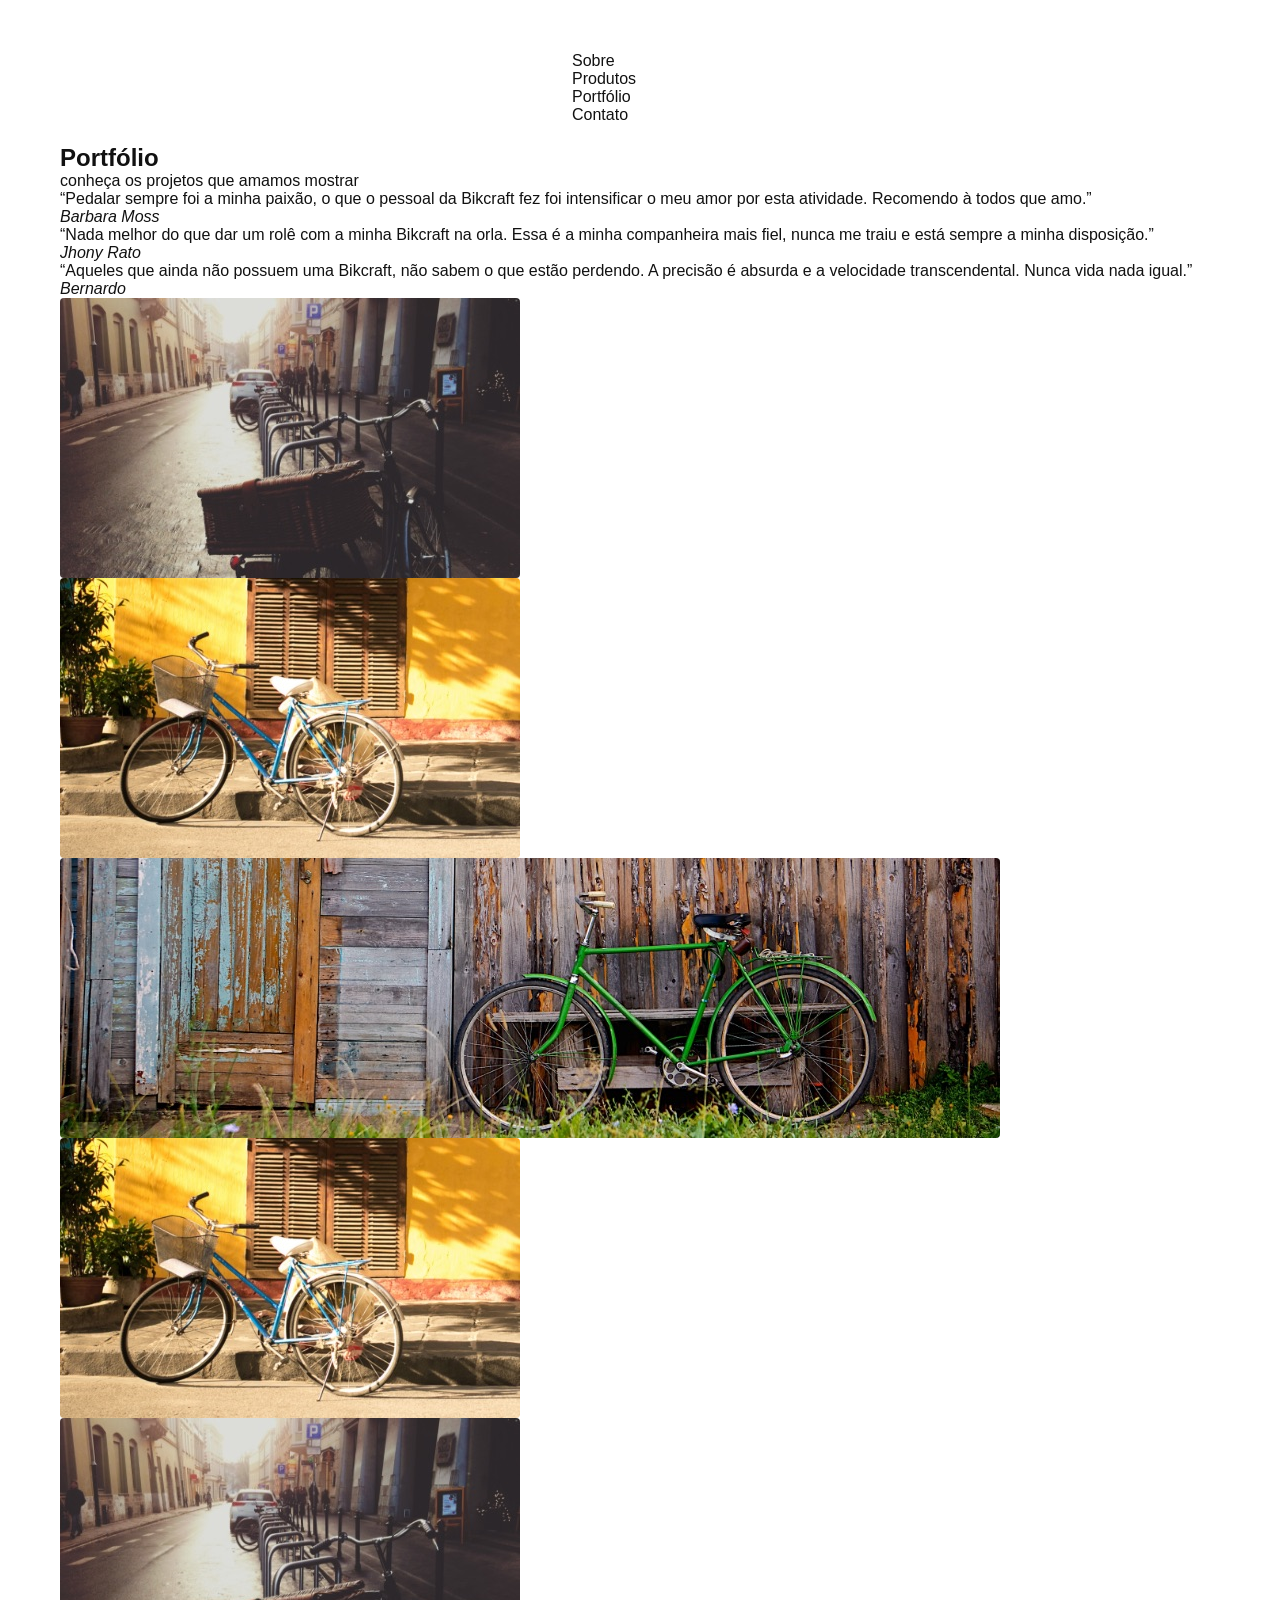
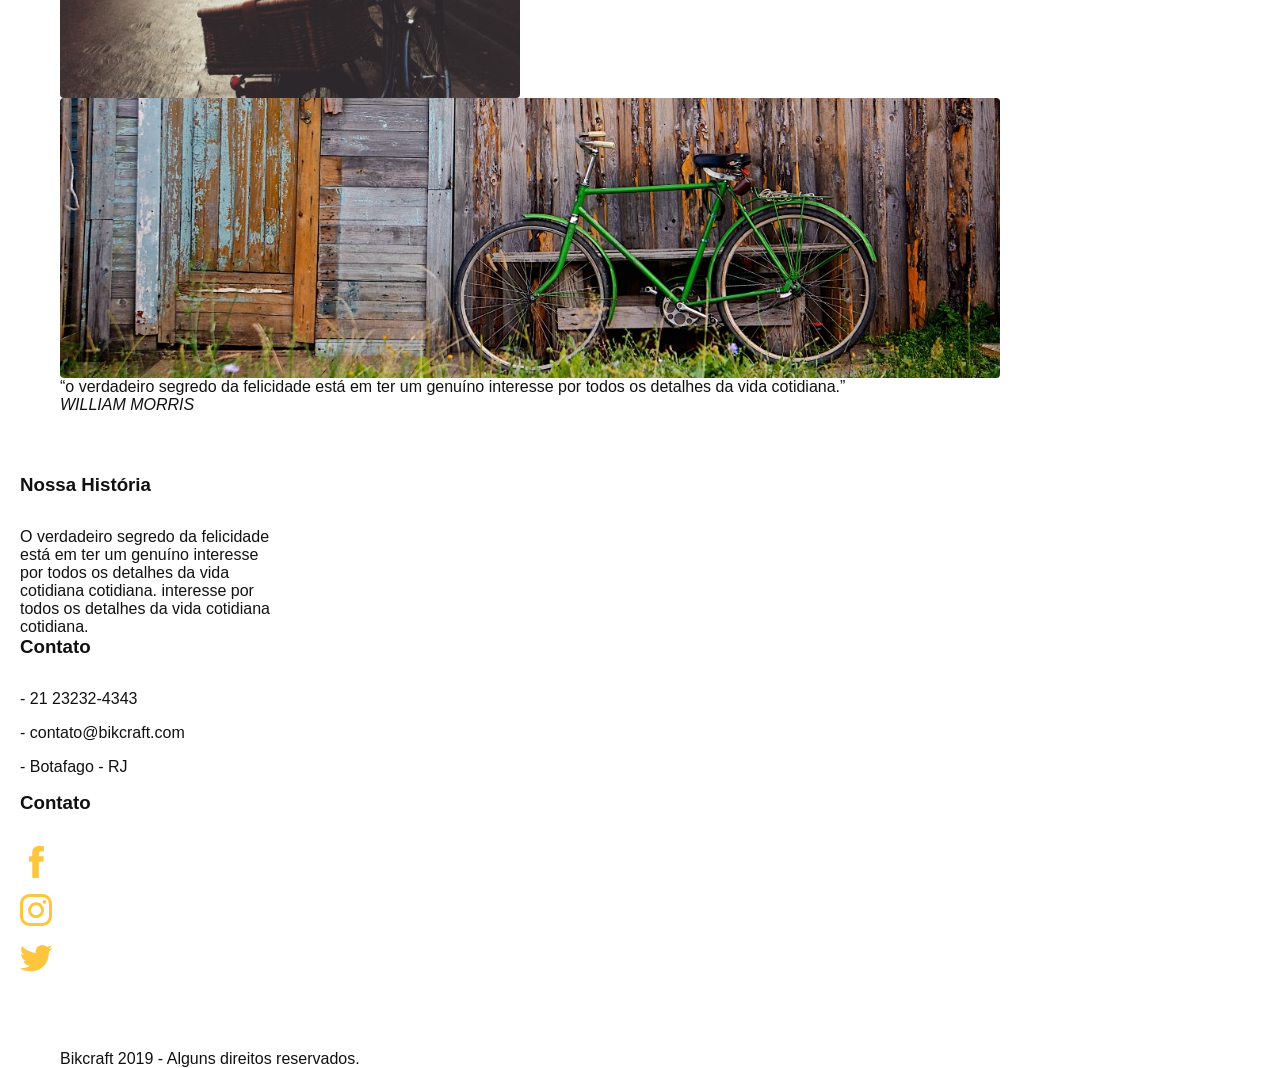
<file: portfolio.html>
<!DOCTYPE html>
<html lang="pt-br">
	<head>
		<meta charset="utf-8">
		<title>Bikcraft - Conheça o portfólio de clientes</title>
		<meta name="description" content="Compre a sua bicicleta personalizada na Bikcraft. Possuímos modelos Passeio, Retrô e Esporte.">

		<meta property="og:type" content="website"/>
		<meta property="og:title" content="Bikcraft - Conheça o portfólio de clientes"/>
		<meta property="og:description" content="Compre a sua bicicleta personalizada na Bikcraft. Possuímos modelos Passeio, Retrô e Esporte."/>
		<meta property="og:url" content="http://bikcraft.com/portfolio.html"/>
		<meta property="og:image" content="http://bikcraft.com/img/og-image.png"/>

		<meta name="viewport" content="width=device-width, initial-scale=1">

		<link rel="shortcut icon" href="favicon.ico">

		<link rel="stylesheet" href="css/style.css">
		<script>document.documentElement.classList.add("js");</script>
	</head>
	<body>

		<header class="header">
			<div class="container">
				<a href="index.html" class="grid-4">
					<img src="img/bikcraft.svg" alt="Bikcraft">
				</a>
				<nav class="grid-12 header_menu">
					<ul>
						<li><a href="sobre.html">Sobre</a></li>
						<li><a href="produtos.html">Produtos</a></li>
						<li><a href="portfolio.html" class="menu_ativo">Portfólio</a></li>
						<li><a href="contato.html">Contato</a></li>
					</ul>
				</nav>
			</div>
		</header>

		<section class="introducao-interna interna_portfolio">
			<div class="container">
				<h1 data-anime="400" class="fadeInDown">Portfólio</h1>
				<p data-anime="800" class="fadeInDown">conheça os projetos que amamos mostrar</p>
			</div>
		</section>

		<section class="container fadeInDown" data-slide="quote" data-anime="1200">
			<blockquote class="quote_clientes">
				<p>“Pedalar sempre foi a minha paixão, o que o pessoal da Bikcraft fez foi intensificar o meu amor por esta atividade. Recomendo à todos que amo.”</p>
				<cite>Barbara Moss</cite>
			</blockquote>
			<blockquote class="quote_clientes">
				<p>“Nada melhor do que dar um rolê com a minha Bikcraft na orla. Essa é a minha companheira mais fiel, nunca me traiu e está sempre a minha disposição.”</p>
				<cite>Jhony Rato</cite>
			</blockquote>
			<blockquote class="quote_clientes">
				<p>“Aqueles que ainda não possuem uma Bikcraft, não sabem o que estão perdendo. A precisão é absurda e a velocidade transcendental. Nunca vida nada igual.”</p>
				<cite>Bernardo</cite>
			</blockquote>
		</section>

		<section class="portfolio">
			<div class="container" data-slide="portfolio">
				<ul class="portfolio_lista">
					<li class="grid-8"><img src="img/portfolio/retro.jpg" alt="Bicicleta Retro"></li>
					<li class="grid-8"><img src="img/portfolio/passeio.jpg" alt="Bicicleta Passeio"></li>
					<li class="grid-16"><img src="img/portfolio/esporte.jpg" alt="Bicicleta Esporte"></li>
				</ul>
				<ul class="portfolio_lista">
					<li class="grid-8"><img src="img/portfolio/passeio.jpg" alt="Bicicleta Passeio"></li>
					<li class="grid-8"><img src="img/portfolio/retro.jpg" alt="Bicicleta Retro"></li>
					<li class="grid-16"><img src="img/portfolio/esporte.jpg" alt="Bicicleta Esporte"></li>
				</ul>
			</div>
		</section>

		<section class="quebra">
			<blockquote class="quote-externo container">
				<p>“o verdadeiro segredo da felicidade está em ter um genuíno interesse por todos os detalhes da vida cotidiana.”</p>
				<cite>WILLIAM MORRIS</cite>
			</blockquote>
		</section>

		<footer>
			<div class="footer">
				<div class="container">

					<div class="grid-8 footer_historia">
						<h3>Nossa História</h3>
						<p>O verdadeiro segredo da felicidade está em ter um genuíno interesse por todos os detalhes da vida cotidiana cotidiana. interesse por todos os detalhes da vida cotidiana cotidiana.</p>
					</div>

					<div class="grid-4 footer_contato">
						<h3>Contato</h3>
						<ul>
							<li>- 21 23232-4343</li>
							<li>- contato@bikcraft.com</li>
							<li>- Botafago - RJ</li>
						</ul>
					</div>

					<div class="grid-4 footer_redes">
						<h3>Contato</h3>
						<ul>
							<li><a href="http://facebook.com" target="_blank"><img src="img/redes-sociais/facebook.svg" alt="Facebook Bikcraft"></a></li>
							<li><a href="http://instagram.com" target="_blank"><img src="img/redes-sociais/instagram.svg" alt="Instagram Bikcraft"></a></li>
							<li><a href="http://twitter.com" target="_blank"><img src="img/redes-sociais/twitter.svg" alt="Twitter Bikcraft"></a></li>
						</ul>
					</div>

				</div>
			</div>

			<div class="copy">
				<div class="container">
					<p class="grid-16">Bikcraft 2019 - Alguns direitos reservados.</p>
				</div>
			</div>
		</footer>

	<!-- JavaScript -->
	<script src="./js/simple-anime.js"></script>
	<script src="./js/simple-slide.js"></script>
  <script src="./js/script.js"></script>
	<!-- JavaScript -->

	</body>
</html>
</file>
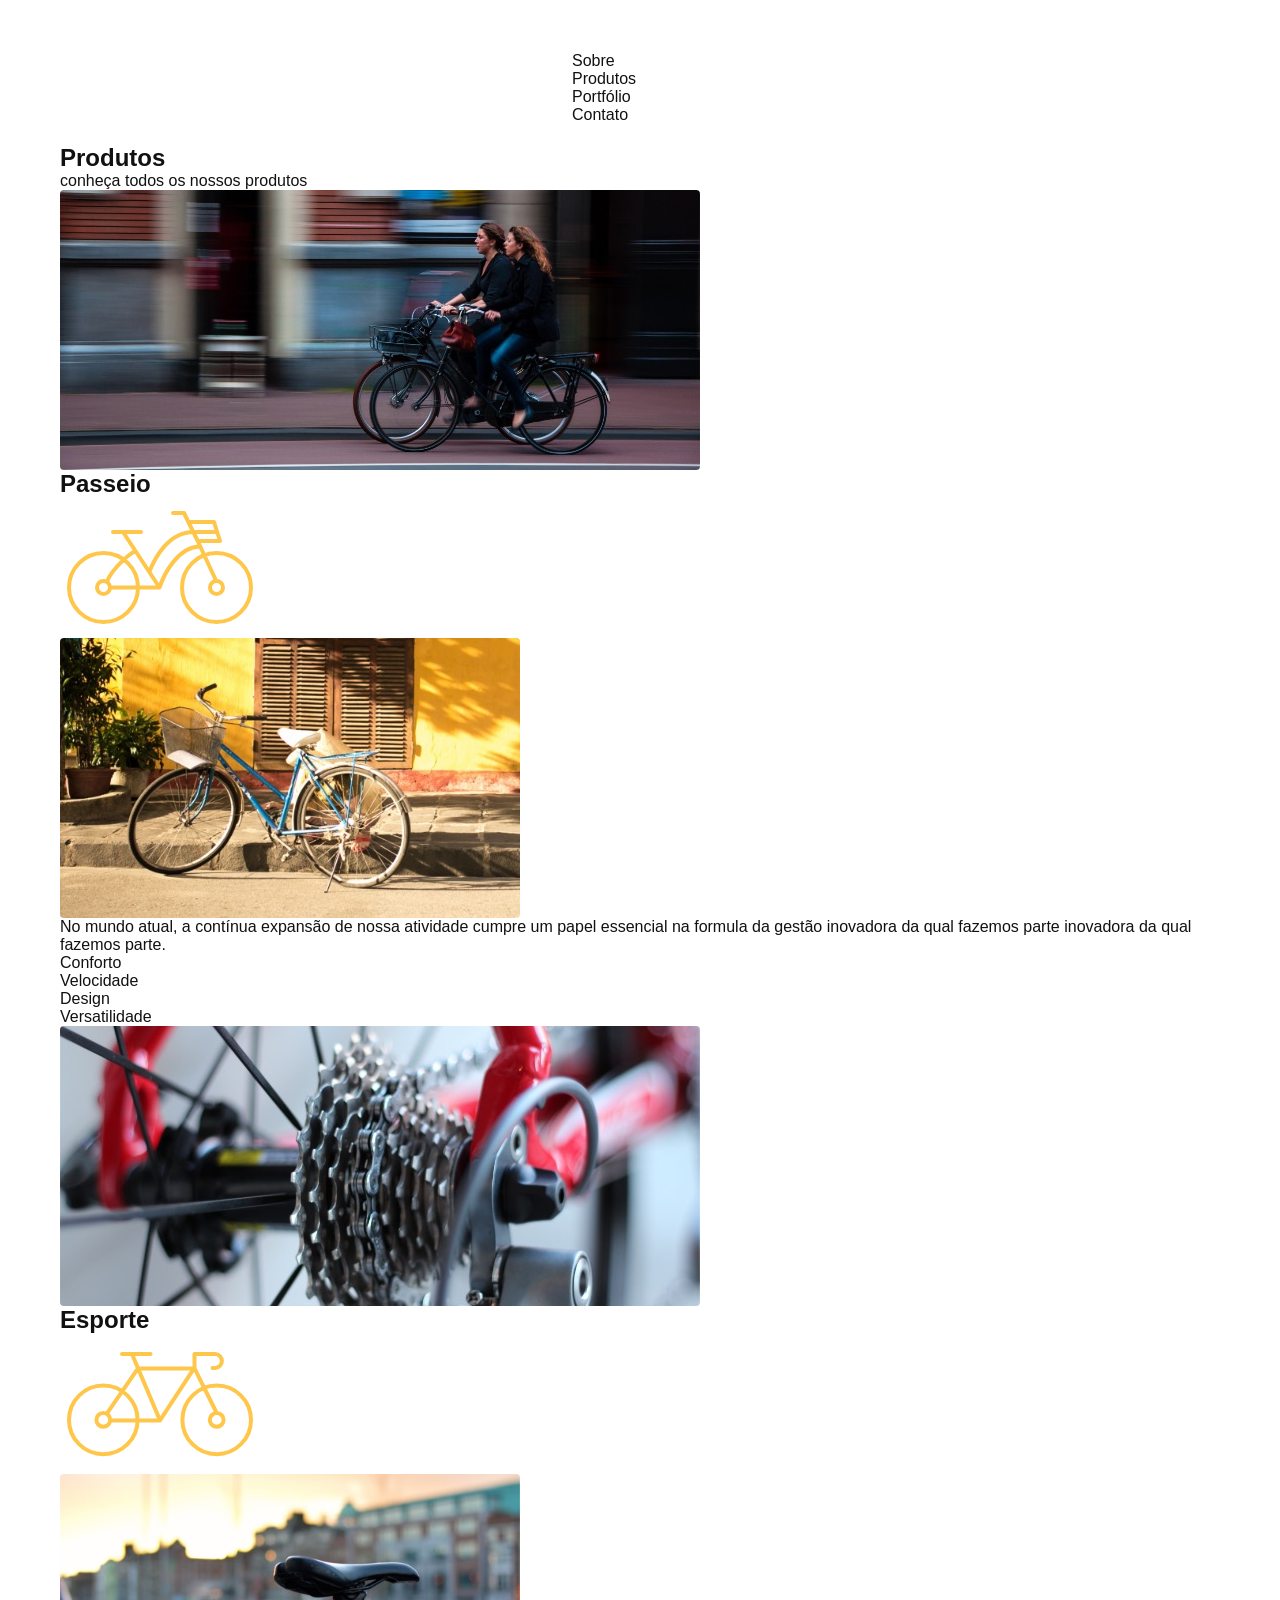
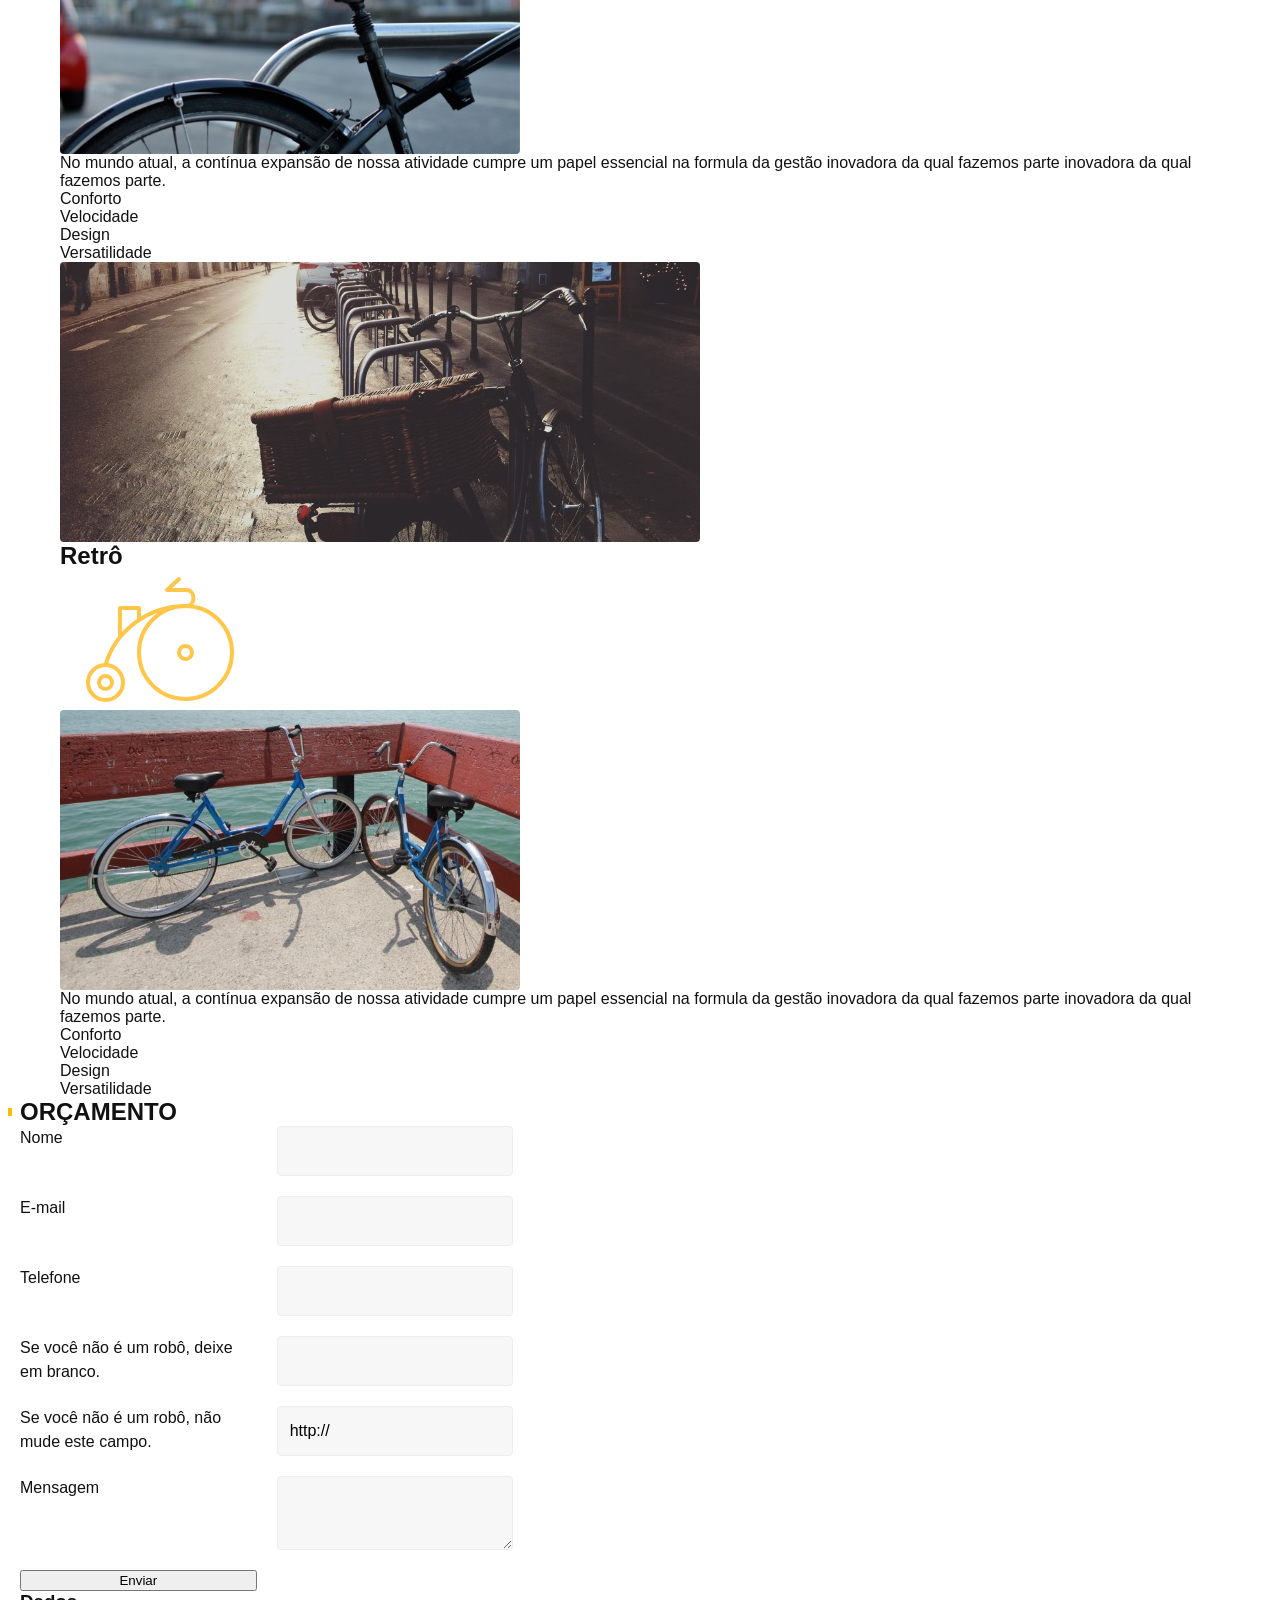
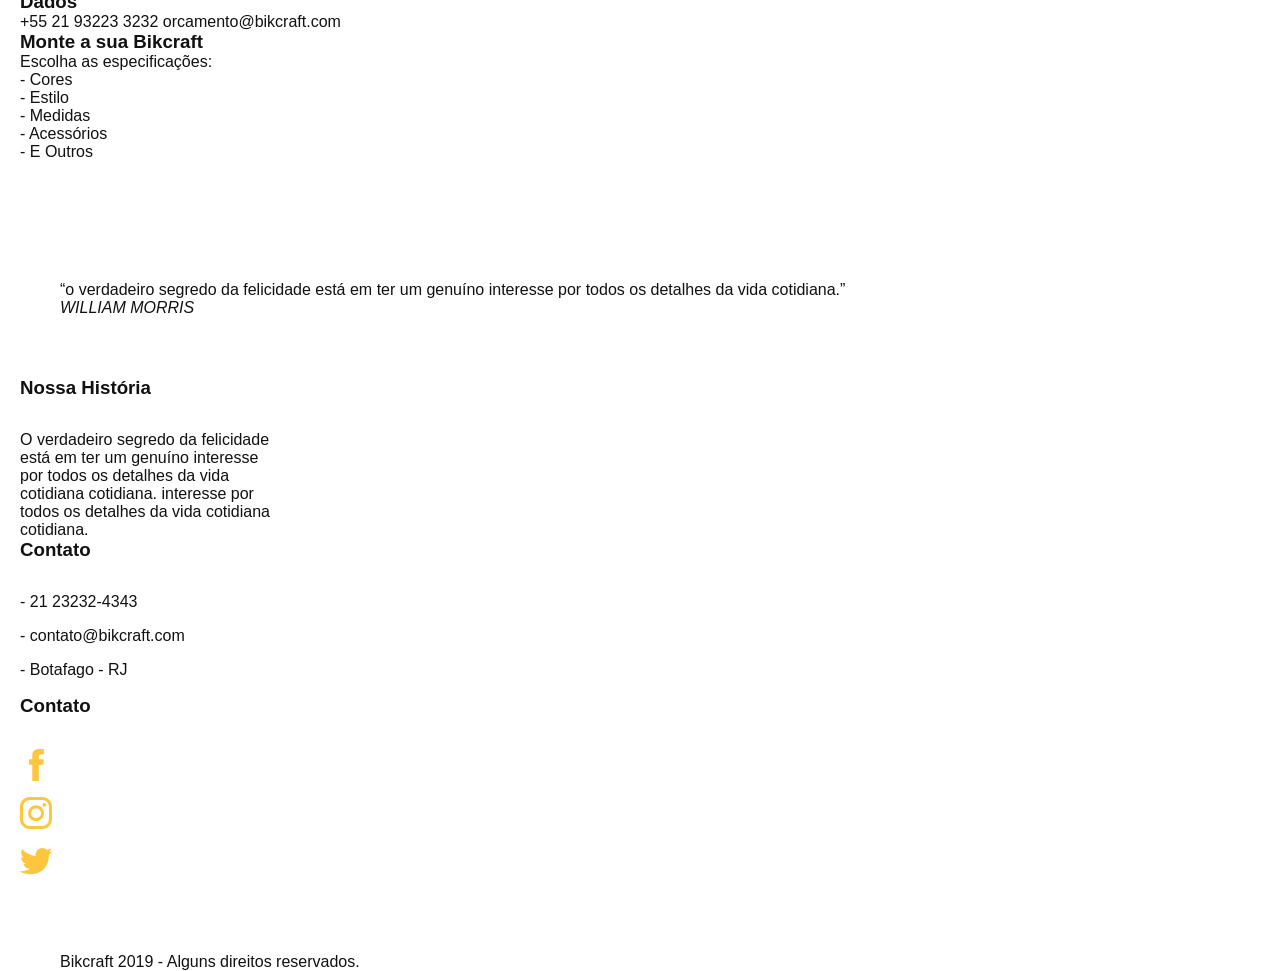
<file: produtos.html>
<!DOCTYPE html>
<html lang="pt-br">
	<head>
		<meta charset="utf-8">
		<title>Bikcraft - Conheça as linhas Passeio, Retrô e Esporte</title>
		<meta name="description" content="Compre a sua bicicleta personalizada na Bikcraft. Possuímos modelos Passeio, Retrô e Esporte.">

		<meta property="og:type" content="website"/>
		<meta property="og:title" content="Bikcraft - Conheça as linhas Passeio, Retrô e Esporte"/>
		<meta property="og:description" content="Compre a sua bicicleta personalizada na Bikcraft. Possuímos modelos Passeio, Retrô e Esporte."/>
		<meta property="og:url" content="http://bikcraft.com/produtos.html"/>
		<meta property="og:image" content="http://bikcraft.com/img/og-image.png"/>

		<meta name="viewport" content="width=device-width, initial-scale=1">

		<link rel="shortcut icon" href="favicon.ico">

		<link rel="stylesheet" href="css/style.css">
		<script>document.documentElement.classList.add("js");</script>
	</head>
	<body>

		<header class="header">
			<div class="container">
				<a href="index.html" class="grid-4">
					<img src="img/bikcraft.svg" alt="Bikcraft">
				</a>
				<nav class="grid-12 header_menu">
					<ul>
						<li><a href="sobre.html">Sobre</a></li>
						<li><a href="produtos.html" class="menu_ativo">Produtos</a></li>
						<li><a href="portfolio.html">Portfólio</a></li>
						<li><a href="contato.html">Contato</a></li>
					</ul>
				</nav>
			</div>
		</header>

		<section class="introducao-interna interna_produtos">
			<div class="container">
				<h1 data-anime="400" class="fadeInDown">Produtos</h1>
				<p data-anime="800" class="fadeInDown">conheça todos os nossos produtos</p>
			</div>
		</section>

		<section class="container produto_item fadeInDown" data-anime="1200">
			<div class="grid-11">
				<img src="img/produtos/bikcraft-passeio-1.jpg" alt="Bikcraft Passeio">
				<h2>Passeio</h2>
			</div>
			<div class="grid-5 produto_icone"><img src="img/produtos/passeio.svg" alt="Icone Passeio"></div>
			<div class="grid-8"><img src="img/produtos/bikcraft-passeio-2.jpg" alt="Bikcraft Passeio"></div>
			<div class="grid-8 produto_info">
				<p>No mundo atual, a contínua expansão de nossa atividade cumpre um papel essencial na formula da gestão inovadora da qual fazemos parte inovadora da qual fazemos parte.</p>
				<ul>
					<li>Conforto</li>
					<li>Velocidade</li>
					<li>Design</li>
					<li>Versatilidade</li>
				</ul>
			</div>
		</section>

		<section class="container produto_item">
			<div class="grid-11">
				<img src="img/produtos/bikcraft-esporte-1.jpg" alt="Bikcraft Esporte">
				<h2>Esporte</h2>
			</div>
			<div class="grid-5 produto_icone"><img src="img/produtos/esporte.svg" alt="Icone Esporte"></div>
			<div class="grid-8"><img src="img/produtos/bikcraft-esporte-2.jpg" alt="Bikcraft Esporte"></div>
			<div class="grid-8 produto_info">
				<p>No mundo atual, a contínua expansão de nossa atividade cumpre um papel essencial na formula da gestão inovadora da qual fazemos parte inovadora da qual fazemos parte.</p>
				<ul>
					<li>Conforto</li>
					<li>Velocidade</li>
					<li>Design</li>
					<li>Versatilidade</li>
				</ul>
			</div>
		</section>

		<section class="container produto_item">
			<div class="grid-11">
				<img src="img/produtos/bikcraft-retro-1.jpg" alt="Bikcraft Retro">
				<h2>Retrô</h2>
			</div>
			<div class="grid-5 produto_icone"><img src="img/produtos/retro.svg" alt="Icone Retro"></div>
			<div class="grid-8"><img src="img/produtos/bikcraft-retro-2.jpg" alt="Bikcraft Retro"></div>
			<div class="grid-8 produto_info">
				<p>No mundo atual, a contínua expansão de nossa atividade cumpre um papel essencial na formula da gestão inovadora da qual fazemos parte inovadora da qual fazemos parte.</p>
				<ul>
					<li>Conforto</li>
					<li>Velocidade</li>
					<li>Design</li>
					<li>Versatilidade</li>
				</ul>
			</div>
		</section>

		<section class="orcamento">
			<div class="container">
				<h2 class="subtitulo">Orçamento</h2>
				<form id="form_orcamento" method="POST" action="./enviar.php" class="form grid-8 formphp">
					<label for="nome">Nome</label>
					<input type="text" id="nome" name="nome" required>
					<label for="email">E-mail</label>
					<input type="email" id="email" name="email" required>
					<label for="telefone">Telefone</label>
					<input type="text" id="telefone" name="telefone">

					<label class="nao-aparece">Se você não é um robô, deixe em branco.</label>
					<input type="text" class="nao-aparece" name="leaveblank">
					<label class="nao-aparece">Se você não é um robô, não mude este campo.</label>
					<input type="text" class="nao-aparece" name="dontchange" value="http://">

					<label for="mensagem">Mensagem</label>
					<textarea id="mensagem" name="mensagem" required></textarea>
					<button id="enviar" name="enviar" type="submit" class="btn">Enviar</button>
				</form>
				
				<div class="orcamento_dados grid-8">
					<h3>Dados</h3>
					<span>+55 21 93223 3232</span>
					<span>orcamento@bikcraft.com</span>
					<h3>Monte a sua Bikcraft</h3>
					<p>Escolha as especificações:</p>
					<ul>
						<li>- Cores</li>
    				<li>- Estilo</li>
    				<li>- Medidas</li>
   					<li>- Acessórios</li>
    				<li>- E Outros</li>
					</ul>
				</div>
			</div>
		</section>

		<section class="quebra">
			<blockquote class="quote-externo container">
				<p>“o verdadeiro segredo da felicidade está em ter um genuíno interesse por todos os detalhes da vida cotidiana.”</p>
				<cite>WILLIAM MORRIS</cite>
			</blockquote>
		</section>

		<footer>
			<div class="footer">
				<div class="container">

					<div class="grid-8 footer_historia">
						<h3>Nossa História</h3>
						<p>O verdadeiro segredo da felicidade está em ter um genuíno interesse por todos os detalhes da vida cotidiana cotidiana. interesse por todos os detalhes da vida cotidiana cotidiana.</p>
					</div>

					<div class="grid-4 footer_contato">
						<h3>Contato</h3>
						<ul>
							<li>- 21 23232-4343</li>
							<li>- contato@bikcraft.com</li>
							<li>- Botafago - RJ</li>
						</ul>
					</div>

					<div class="grid-4 footer_redes">
						<h3>Contato</h3>
						<ul>
							<li><a href="http://facebook.com" target="_blank"><img src="img/redes-sociais/facebook.svg" alt="Facebook Bikcraft"></a></li>
							<li><a href="http://instagram.com" target="_blank"><img src="img/redes-sociais/instagram.svg" alt="Instagram Bikcraft"></a></li>
							<li><a href="http://twitter.com" target="_blank"><img src="img/redes-sociais/twitter.svg" alt="Twitter Bikcraft"></a></li>
						</ul>
					</div>

				</div>
			</div>

			<div class="copy">
				<div class="container">
					<p class="grid-16">Bikcraft 2019 - Alguns direitos reservados.</p>
				</div>
			</div>
		</footer>

	<!-- JavaScript -->
	<script src="./js/simple-anime.js"></script>
	<script src="./js/simple-form.js"></script>
  <script src="./js/script.js"></script>
	<!-- JavaScript -->

	</body>
</html>
</file>
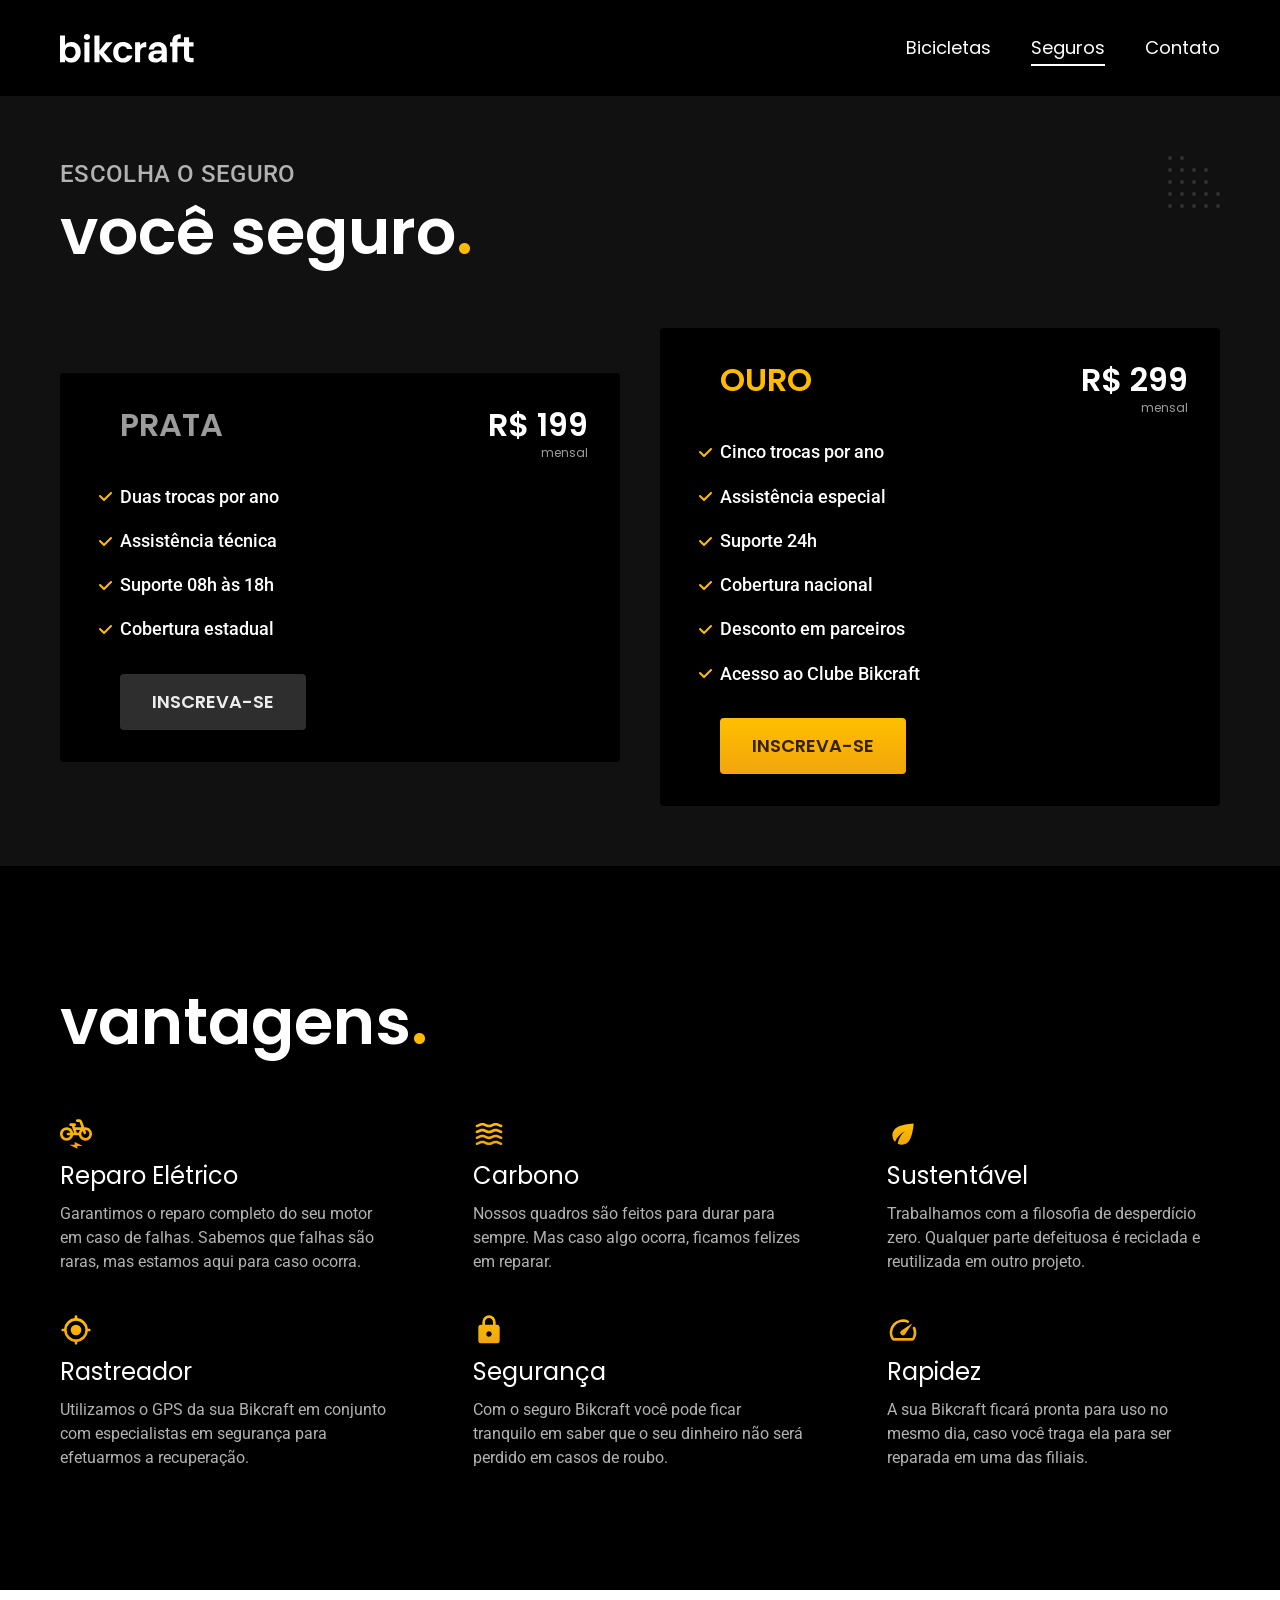
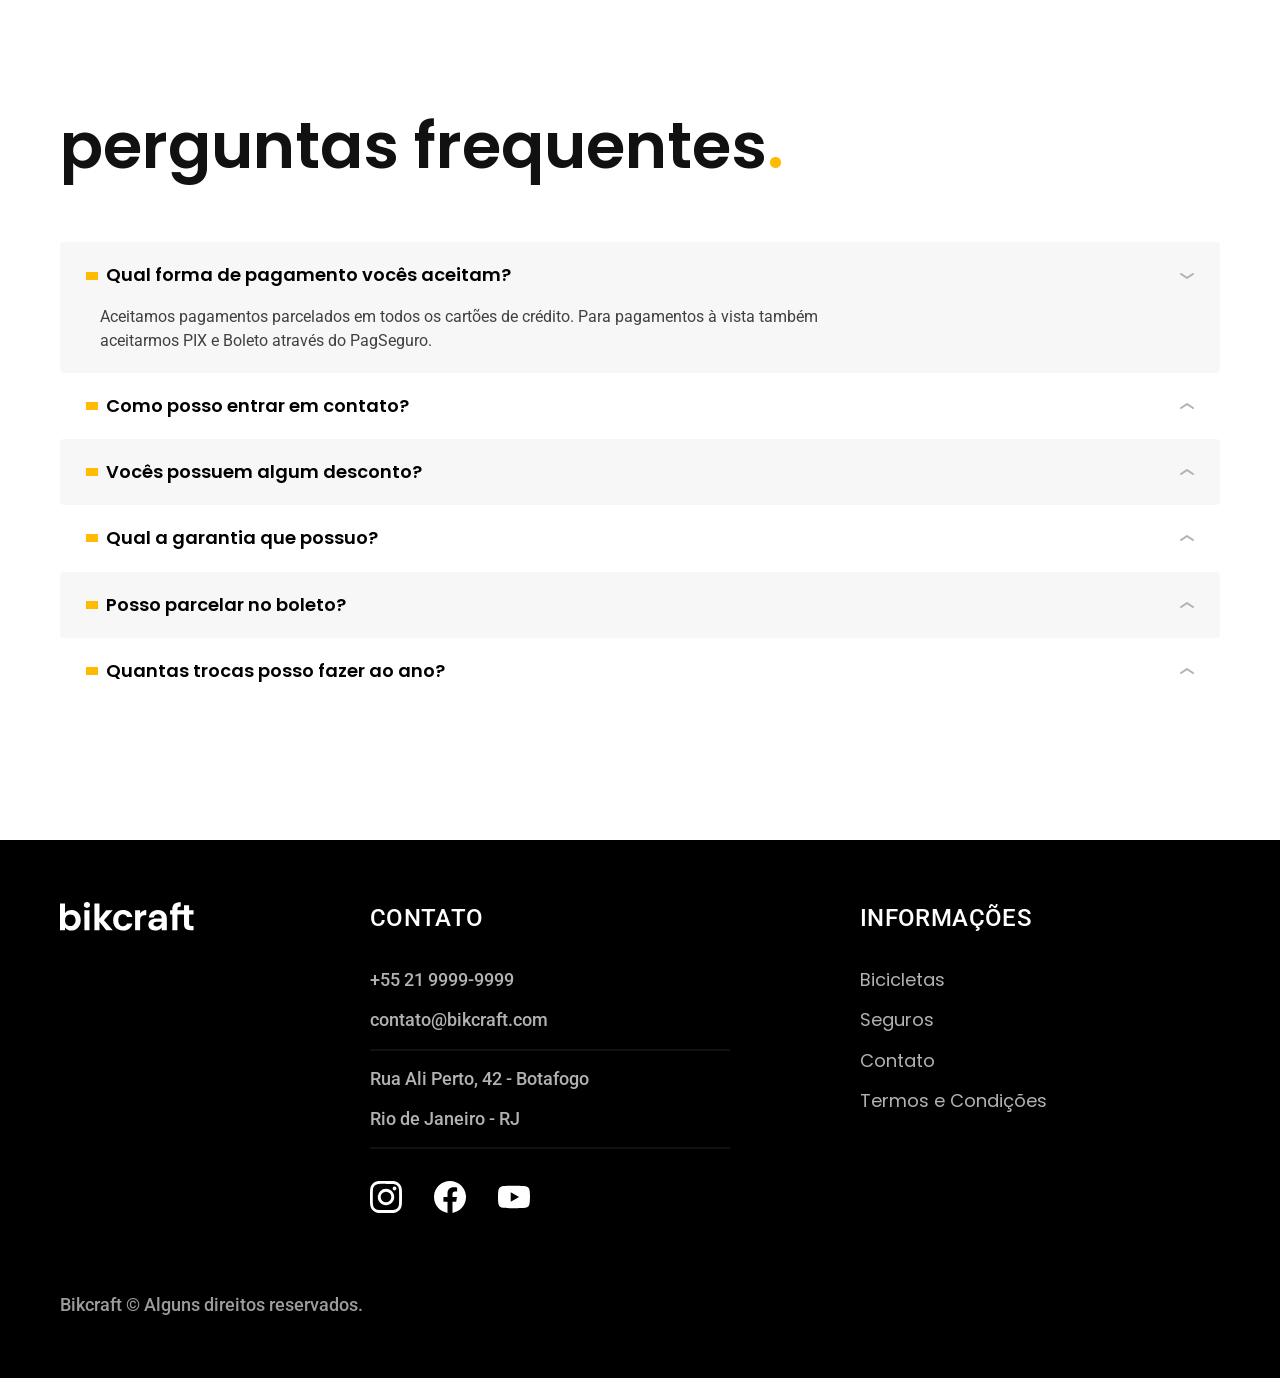
<file: seguros.html>
<!DOCTYPE html>
<html lang="pt-br">
  <head>
    <meta charset="UTF-8" />
    <meta name="viewport" content="width=device-width, initial-scale=1.0" />

    <title>Seguros | Bikcraft</title>
    <meta name="description" content="Seguros." />

    <link rel="shortcut icon" href="favicon.svg" type="image/x-icon" />
    <link rel="preload" href="./css/style.min.css" as="style" />
    <link rel="stylesheet" href="./css/style.min.css" />
    <script>
      document.documentElement.classList.add("js");
    </script>
    <link rel="preconnect" href="https://fonts.googleapis.com" />
    <link rel="preconnect" href="https://fonts.gstatic.com" crossorigin />
    <link
      href="https://fonts.googleapis.com/css2?family=Merriweather:ital,wght@1,900&family=Poppins:wght@400;600&family=Roboto:wght@400;500&display=swap"
      rel="stylesheet"
    />
  </head>

  <body id="seguros">
    <header class="header-bg">
      <div class="header container">
        <a href="./">
          <img src="./img/bikcraft.svg" alt="Bikcraft" />
        </a>

        <nav aria-label="primaria">
          <ul class="header-menu font-1-m cor-0">
            <li><a href="./bicicletas.html">Bicicletas</a></li>
            <li><a href="./seguros.html">Seguros</a></li>
            <li><a href="./contato.html">Contato</a></li>
          </ul>
        </nav>
      </div>
    </header>

    <main class="seguros-bg">
      <div class="titulo-bg">
        <div class="titulo container">
          <p class="font-2-l-b cor-5">Escolha o seguro</p>
          <h1 class="font-1-xxl cor-0">
            você seguro<span class="cor-p1">.</span>
          </h1>
        </div>
      </div>

      <div class="seguros container">
        <div class="seguros-item fadeInLeft" data-anime="200">
          <h3 class="font-1-xl cor-6">PRATA</h3>
          <span class="font-1-xl cor-0"
            >R$ 199 <span class="font-1-xs cor-6">mensal</span></span
          >
          <ul class="font-2-m cor-0">
            <li>Duas trocas por ano</li>
            <li>Assistência técnica</li>
            <li>Suporte 08h às 18h</li>
            <li>Cobertura estadual</li>
          </ul>
          <a
            class="botao secundario"
            href="./orcamento.html?tipo=seguro&produto=prata"
            >Inscreva-se</a
          >
        </div>

        <div class="seguros-item fadeInRight" data-anime="400">
          <h3 class="font-1-xl cor-p1">OURO</h3>
          <span class="font-1-xl cor-0"
            >R$ 299 <span class="font-1-xs cor-6">mensal</span></span
          >
          <ul class="font-2-m cor-0">
            <li>Cinco trocas por ano</li>
            <li>Assistência especial</li>
            <li>Suporte 24h</li>
            <li>Cobertura nacional</li>
            <li>Desconto em parceiros</li>
            <li>Acesso ao Clube Bikcraft</li>
          </ul>
          <a class="botao" href="./orcamento.html?tipo=seguro&produto=ouro"
            >Inscreva-se</a
          >
        </div>
      </div>
    </main>

    <article class="vantagens-bg">
      <div class="vantagens container">
        <h2 class="font-1-xxl cor-0">vantagens<span class="cor-p1">.</span></h2>
        <ul>
          <li>
            <img src="./img/icones/eletrica.svg" alt="" />
            <h3 class="font-1-l cor-0">Reparo Elétrico</h3>
            <p class="font-2-s cor-5">
              Garantimos o reparo completo do seu motor em caso de falhas.
              Sabemos que falhas são raras, mas estamos aqui para caso ocorra.
            </p>
          </li>
          <li>
            <img src="./img/icones/carbono.svg" alt="" />
            <h3 class="font-1-l cor-0">Carbono</h3>
            <p class="font-2-s cor-5">
              Nossos quadros são feitos para durar para sempre. Mas caso algo
              ocorra, ficamos felizes em reparar.
            </p>
          </li>
          <li>
            <img src="./img/icones/sustentavel.svg" alt="" />
            <h3 class="font-1-l cor-0">Sustentável</h3>
            <p class="font-2-s cor-5">
              Trabalhamos com a filosofia de desperdício zero. Qualquer parte
              defeituosa é reciclada e reutilizada em outro projeto.
            </p>
          </li>
          <li>
            <img src="./img/icones/rastreador.svg" alt="" />
            <h3 class="font-1-l cor-0">Rastreador</h3>
            <p class="font-2-s cor-5">
              Utilizamos o GPS da sua Bikcraft em conjunto com especialistas em
              segurança para efetuarmos a recuperação.
            </p>
          </li>
          <li>
            <img src="./img/icones/seguro.svg" alt="" />
            <h3 class="font-1-l cor-0">Segurança</h3>
            <p class="font-2-s cor-5">
              Com o seguro Bikcraft você pode ficar tranquilo em saber que o seu
              dinheiro não será perdido em casos de roubo.
            </p>
          </li>
          <li>
            <img src="./img/icones/velocidade.svg" alt="" />
            <h3 class="font-1-l cor-0">Rapidez</h3>
            <p class="font-2-s cor-5">
              A sua Bikcraft ficará pronta para uso no mesmo dia, caso você
              traga ela para ser reparada em uma das filiais.
            </p>
          </li>
        </ul>
      </div>
    </article>

    <article class="perguntas container">
      <h2 class="font-1-xxl">
        perguntas frequentes<span class="cor-p1">.</span>
      </h2>

      <dl>
        <div>
          <dt>
            <button
              class="font-1-m-b"
              aria-controls="pergunta1"
              aria-expanded="true"
            >
              Qual forma de pagamento vocês aceitam?
            </button>
          </dt>
          <dd id="pergunta1" class="ativa font-2-s cor-9">
            Aceitamos pagamentos parcelados em todos os cartões de crédito. Para
            pagamentos à vista também aceitarmos PIX e Boleto através do
            PagSeguro.
          </dd>
        </div>
        <div>
          <dt>
            <button
              class="font-1-m-b"
              aria-controls="pergunta2"
              aria-expanded="false"
            >
              Como posso entrar em contato?
            </button>
          </dt>
          <dd id="pergunta2" class="font-2-s cor-9">
            Aceitamos pagamentos parcelados em todos os cartões de crédito. Para
            pagamentos à vista também aceitarmos PIX e Boleto através do
            PagSeguro.
          </dd>
        </div>
        <div>
          <dt class="font-1-m-b">
            <button
              class="font-1-m-b"
              aria-controls="pergunta3"
              aria-expanded="false"
            >
              Vocês possuem algum desconto?
            </button>
          </dt>
          <dd id="pergunta3" class="font-2-s cor-9">
            Aceitamos pagamentos parcelados em todos os cartões de crédito. Para
            pagamentos à vista também aceitarmos PIX e Boleto através do
            PagSeguro.
          </dd>
        </div>
        <div>
          <dt class="font-1-m-b">
            <button
              class="font-1-m-b"
              aria-controls="pergunta4"
              aria-expanded="false"
            >
              Qual a garantia que possuo?
            </button>
          </dt>
          <dd id="pergunta4" class="font-2-s cor-9">
            Aceitamos pagamentos parcelados em todos os cartões de crédito. Para
            pagamentos à vista também aceitarmos PIX e Boleto através do
            PagSeguro.
          </dd>
        </div>
        <div>
          <dt class="font-1-m-b">
            <button
              class="font-1-m-b"
              aria-controls="pergunta5"
              aria-expanded="false"
            >
              Posso parcelar no boleto?
            </button>
          </dt>
          <dd id="pergunta5" class="font-2-s cor-9">
            Aceitamos pagamentos parcelados em todos os cartões de crédito. Para
            pagamentos à vista também aceitarmos PIX e Boleto através do
            PagSeguro.
          </dd>
        </div>
        <div>
          <dt class="font-1-m-b">
            <button
              class="font-1-m-b"
              aria-controls="pergunta6"
              aria-expanded="false"
            >
              Quantas trocas posso fazer ao ano?
            </button>
          </dt>
          <dd id="pergunta6" class="font-2-s cor-9">
            Aceitamos pagamentos parcelados em todos os cartões de crédito. Para
            pagamentos à vista também aceitarmos PIX e Boleto através do
            PagSeguro.
          </dd>
        </div>
      </dl>
    </article>

    <footer class="footer-bg">
      <div class="footer container">
        <img src="./img/bikcraft.svg" alt="Bikcraft" />
        <div class="footer-contato">
          <h3 class="font-2-l-b cor-0">Contato</h3>
          <ul class="font-2-m cor-5">
            <li><a href="tel:+552199999999">+55 21 9999-9999</a></li>
            <li>
              <a href="mailto:contato@bikcraft.com">contato@bikcraft.com</a>
            </li>
            <li>Rua Ali Perto, 42 - Botafogo</li>
            <li>Rio de Janeiro - RJ</li>
          </ul>
          <div class="footer-redes">
            <a href="./">
              <img src="./img/redes/instagram.svg" alt="Instagram" />
            </a>
            <a href="./">
              <img src="./img/redes/facebook.svg" alt="Facebook" />
            </a>
            <a href="./">
              <img src="./img/redes/youtube.svg" alt="Youtube" />
            </a>
          </div>
        </div>
        <div class="footer-informacoes">
          <h3 class="font-2-l-b cor-0">Informações</h3>
          <nav>
            <ul class="font-1-m cor-5">
              <li><a href="./bicicletas.html">Bicicletas</a></li>
              <li><a href="./seguros.html">Seguros</a></li>
              <li><a href="./contato.html">Contato</a></li>
              <li><a href="./termos.html">Termos e Condições</a></li>
            </ul>
          </nav>
        </div>
        <p class="footer-copy font-2-m cor-6">
          Bikcraft © Alguns direitos reservados.
        </p>
      </div>
    </footer>

    <script src="./js/plugins/simple-anime.js"></script>
    <script src="./js/script.js"></script>
  </body>
</html>
</file>
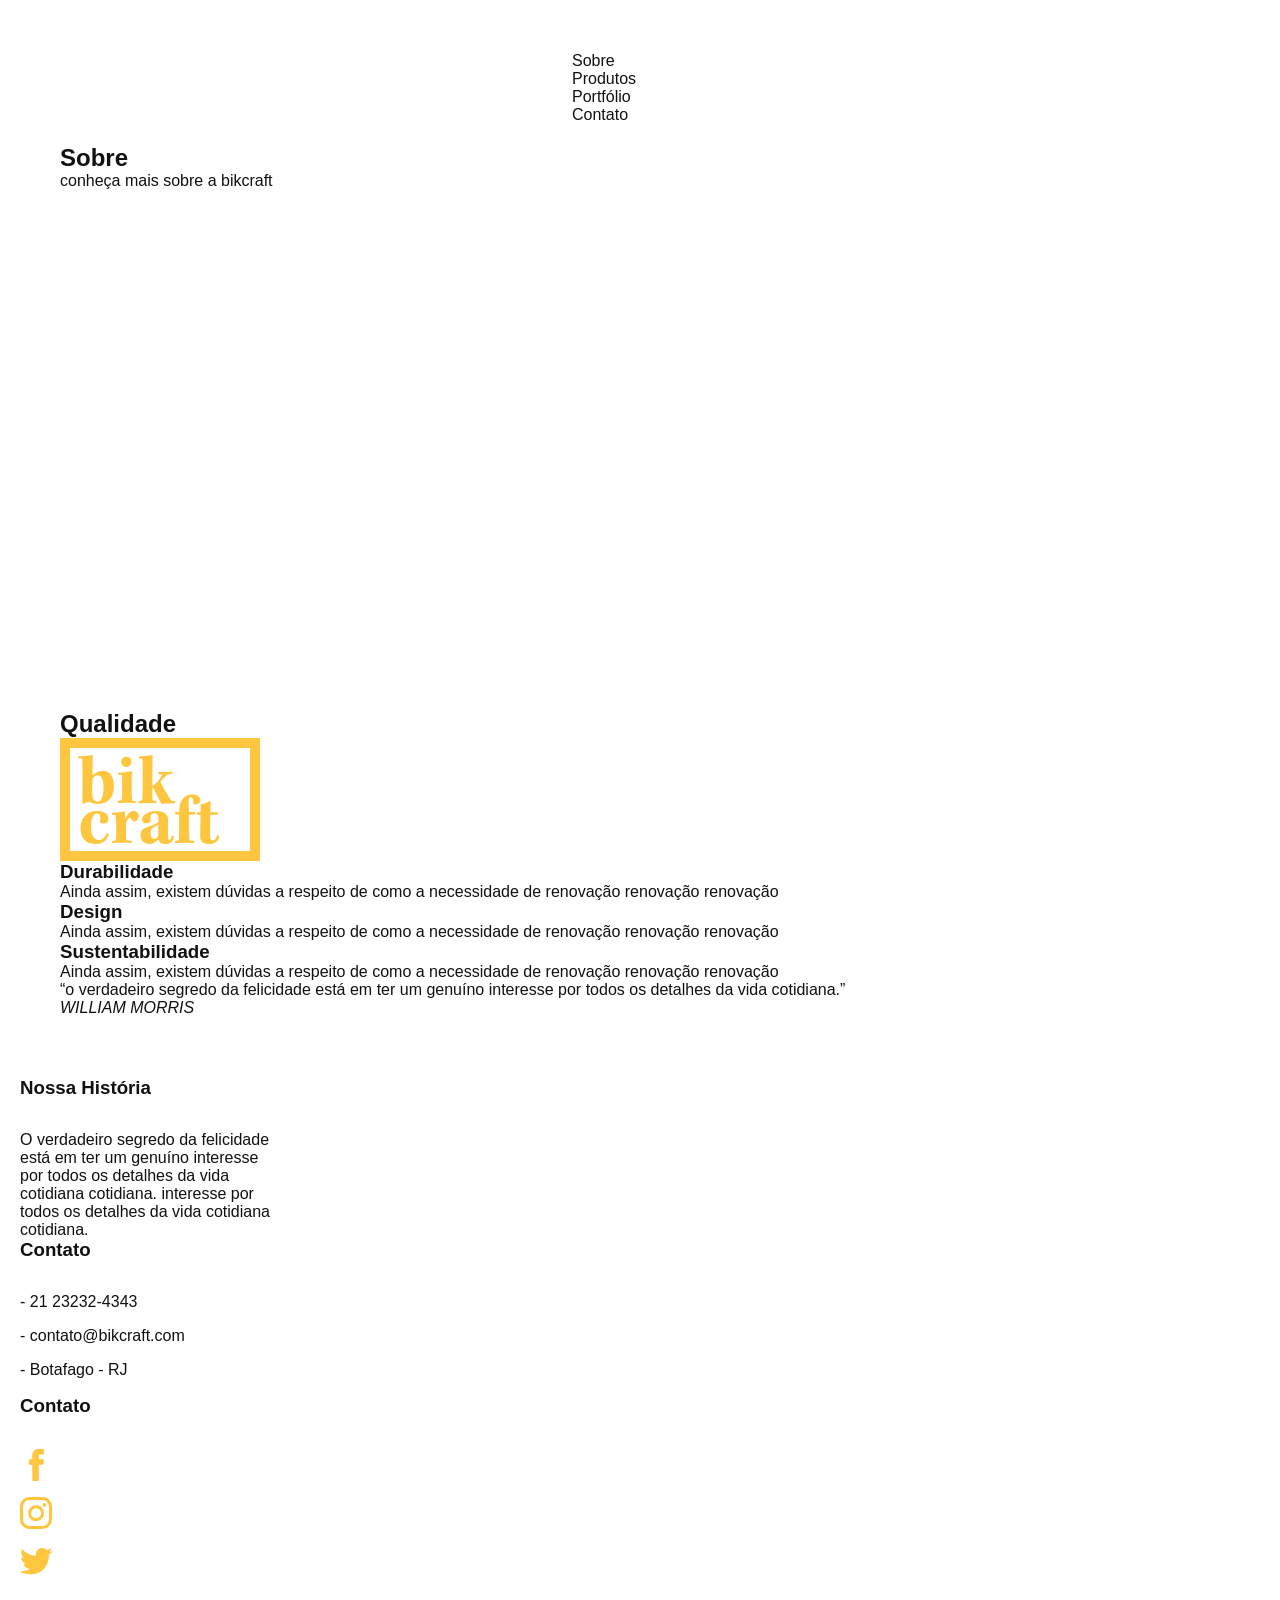
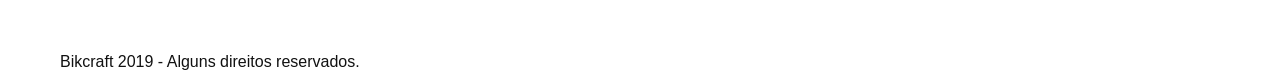
<file: sobre.html>
<!DOCTYPE html>
<html lang="pt-br">
	<head>
		<meta charset="utf-8">
		<title>Bikcraft - Saiba mais sobre a gente</title>
		<meta name="description" content="Compre a sua bicicleta personalizada na Bikcraft. Possuímos modelos Passeio, Retrô e Esporte.">

		<meta property="og:type" content="website"/>
		<meta property="og:title" content="Bikcraft - Saiba mais sobre a gente"/>
		<meta property="og:description" content="Compre a sua bicicleta personalizada na Bikcraft. Possuímos modelos Passeio, Retrô e Esporte."/>
		<meta property="og:url" content="http://bikcraft.com/sobre.html"/>
		<meta property="og:image" content="http://bikcraft.com/img/og-image.png"/>

		<meta name="viewport" content="width=device-width, initial-scale=1">

		<link rel="shortcut icon" href="favicon.ico">

		<link rel="stylesheet" href="css/style.css">
		<script>document.documentElement.classList.add("js");</script>
	</head>
	<body>

		<header class="header">
			<div class="container">
				<a href="index.html" class="grid-4">
					<img src="img/bikcraft.svg" alt="Bikcraft">
				</a>
				<nav class="grid-12 header_menu">
					<ul>
						<li><a href="sobre.html" class="menu_ativo">Sobre</a></li>
						<li><a href="produtos.html">Produtos</a></li>
						<li><a href="portfolio.html">Portfólio</a></li>
						<li><a href="contato.html">Contato</a></li>
					</ul>
				</nav>
			</div>
		</header>

		<section class="introducao-interna interna_sobre">
			<div class="container">
				<h1 data-anime="400" class="fadeInDown">Sobre</h1>
				<p data-anime="800" class="fadeInDown">conheça mais sobre a bikcraft</p>
			</div>
		</section>

		<section class="missao_sobre container fadeInDown" data-anime="1200">
			<div class="grid-10">
				<h2 class="subtitulo-interno">História, Missão e Visão</h2>
				<p>No mundo atual, a contínua expansão de nossa atividade cumpre um papel essencial na formulação da gestão inovadora da qual fazemos parte da qual fazemos parte.</p>
				<p>No mundo atual, a contínua expansão de nossa atividade cumpre um papel essencial na formulação da gestão inovadora da qual fazemos parte da qual fazemos parte.</p>
			</div>
			<div class="grid-6">
				<h2 class="subtitulo-interno">Valores</h2>
				<ul>
					<li>- Qualidade no processo com</li>
					<li>- Foco no cliente sem perder a</li>
					<li>- Diversão, preservando a</li>
					<li>- Natureza com sustentabilidade</li>
				</ul>
			</div>

			<div class="grid-16 foto-equipe">
				<img src="img/equipe-bikcraft.jpg" alt="Equipe Bikcraft">
			</div>

		</section>

		<section class="qualidade container">
			<h2 class="subtitulo">Qualidade</h2>
			<img src="img/bikcraft-qualidade.svg" alt="Bikcraft">
			<ul class="qualidade_lista">
				<li class="grid-1-3">
					<h3>Durabilidade</h3>
					<p>Ainda assim, existem dúvidas a respeito de como a necessidade de renovação renovação renovação</p>
				</li>
				<li class="grid-1-3">
					<h3>Design</h3>
					<p>Ainda assim, existem dúvidas a respeito de como a necessidade de renovação renovação renovação</p>
				</li>
				<li class="grid-1-3">
					<h3>Sustentabilidade</h3>
					<p>Ainda assim, existem dúvidas a respeito de como a necessidade de renovação renovação renovação</p>
				</li>
			</ul>
		</section>

		<section class="quebra">
			<blockquote class="quote-externo container">
				<p>“o verdadeiro segredo da felicidade está em ter um genuíno interesse por todos os detalhes da vida cotidiana.”</p>
				<cite>WILLIAM MORRIS</cite>
			</blockquote>
		</section>

		<footer>
			<div class="footer">
				<div class="container">

					<div class="grid-8 footer_historia">
						<h3>Nossa História</h3>
						<p>O verdadeiro segredo da felicidade está em ter um genuíno interesse por todos os detalhes da vida cotidiana cotidiana. interesse por todos os detalhes da vida cotidiana cotidiana.</p>
					</div>

					<div class="grid-4 footer_contato">
						<h3>Contato</h3>
						<ul>
							<li>- 21 23232-4343</li>
							<li>- contato@bikcraft.com</li>
							<li>- Botafago - RJ</li>
						</ul>
					</div>

					<div class="grid-4 footer_redes">
						<h3>Contato</h3>
						<ul>
							<li><a href="http://facebook.com" target="_blank"><img src="img/redes-sociais/facebook.svg" alt="Facebook Bikcraft"></a></li>
							<li><a href="http://instagram.com" target="_blank"><img src="img/redes-sociais/instagram.svg" alt="Instagram Bikcraft"></a></li>
							<li><a href="http://twitter.com" target="_blank"><img src="img/redes-sociais/twitter.svg" alt="Twitter Bikcraft"></a></li>
						</ul>
					</div>

				</div>
			</div>

			<div class="copy">
				<div class="container">
					<p class="grid-16">Bikcraft 2019 - Alguns direitos reservados.</p>
				</div>
			</div>
		</footer>

	<!-- JavaScript -->
	<script src="./js/simple-anime.js"></script>
  <script src="./js/script.js"></script>
	<!-- JavaScript -->

	</body>
</html>
</file>
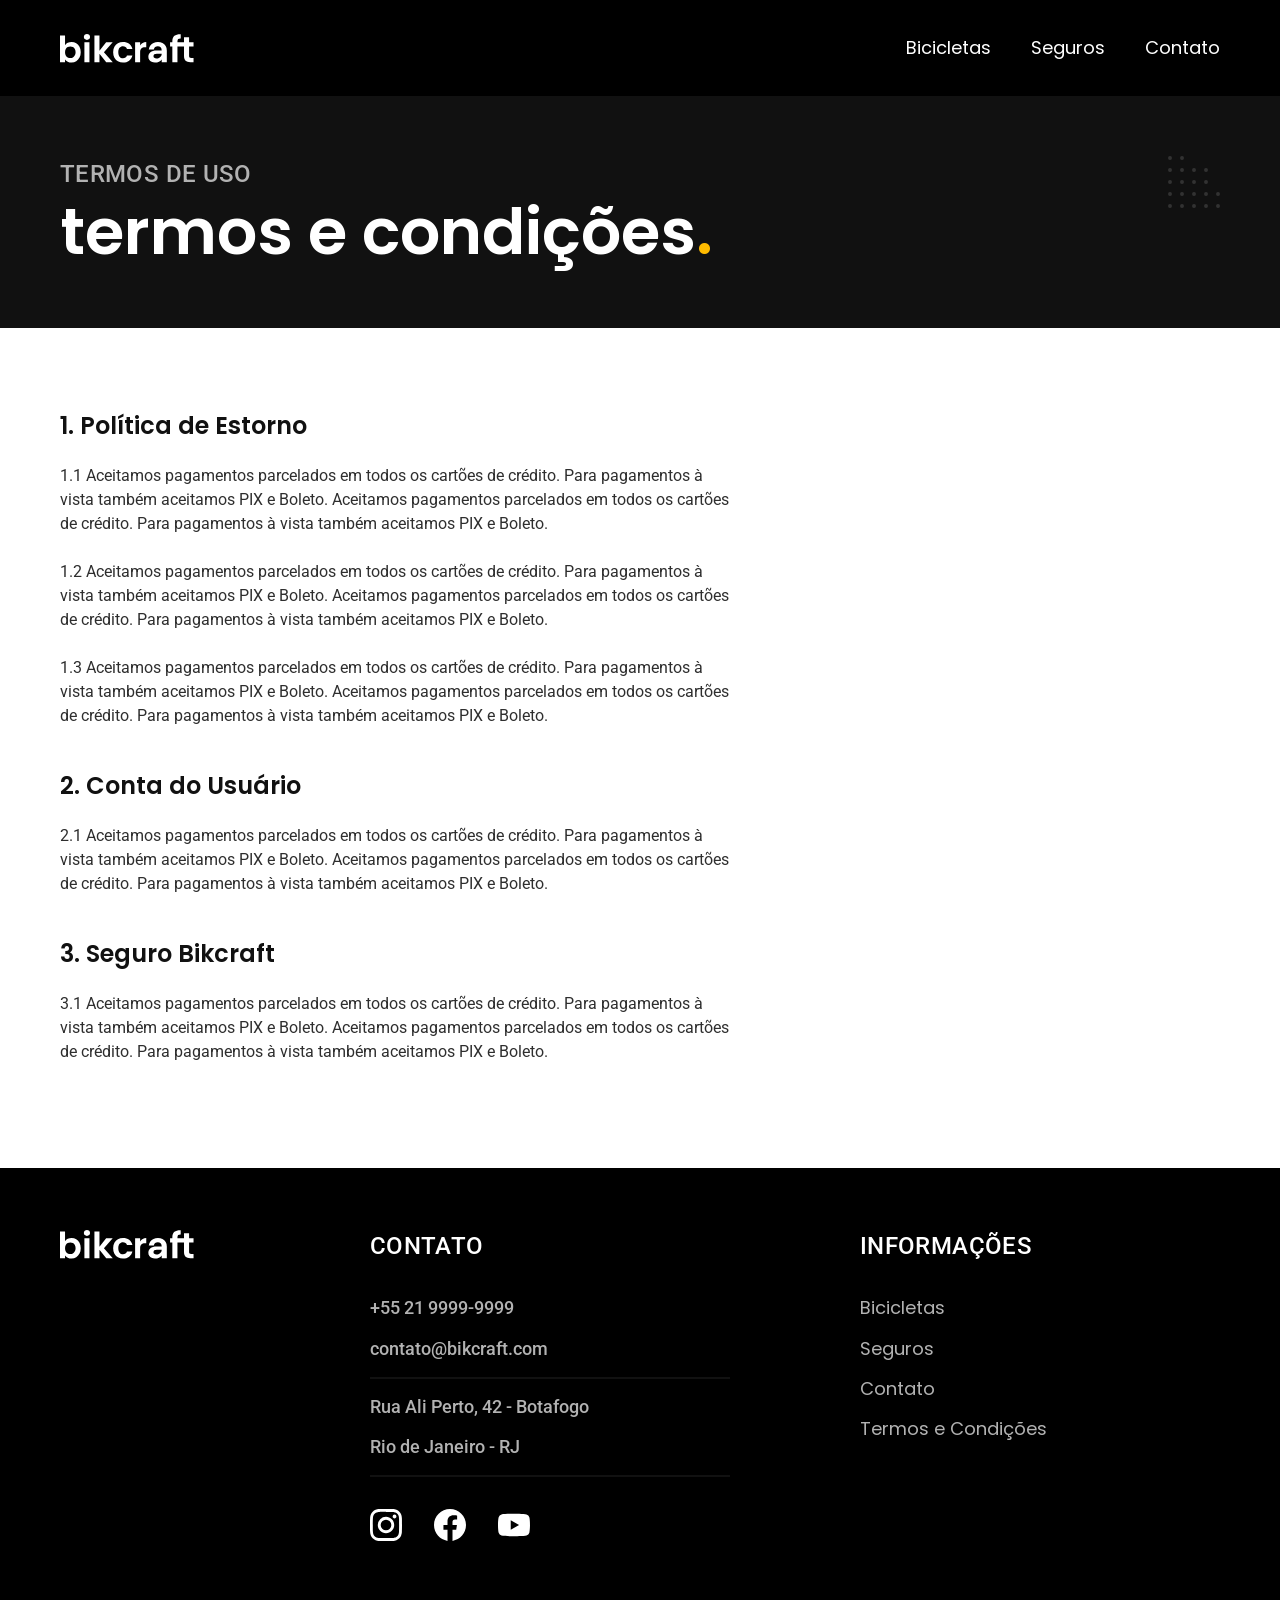
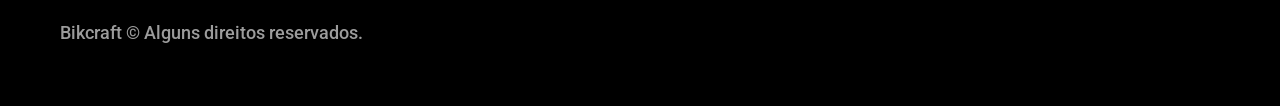
<file: termos.html>
<!DOCTYPE html>
<html lang="pt-br">
  <head>
    <meta charset="UTF-8" />
    <meta name="viewport" content="width=device-width, initial-scale=1.0" />

    <title>Termos e Condições | Bikcraft</title>
    <meta name="description" content="Termos e condições." />

    <link rel="shortcut icon" href="favicon.svg" type="image/x-icon" />
    <link rel="preload" href="./css/style.min.css" as="style" />
    <link rel="stylesheet" href="./css/style.min.css" />
    <script>
      document.documentElement.classList.add("js");
    </script>
    <link rel="preconnect" href="https://fonts.googleapis.com" />
    <link rel="preconnect" href="https://fonts.gstatic.com" crossorigin />
    <link
      href="https://fonts.googleapis.com/css2?family=Merriweather:ital,wght@1,900&family=Poppins:wght@400;600&family=Roboto:wght@400;500&display=swap"
      rel="stylesheet"
    />
  </head>

  <body id="termos">
    <header class="header-bg">
      <div class="header container">
        <a href="./">
          <img src="./img/bikcraft.svg" alt="Bikcraft" />
        </a>

        <nav aria-label="primaria">
          <ul class="header-menu font-1-m cor-0">
            <li><a href="./bicicletas.html">Bicicletas</a></li>
            <li><a href="./seguros.html">Seguros</a></li>
            <li><a href="./contato.html">Contato</a></li>
          </ul>
        </nav>
      </div>
    </header>

    <main>
      <div class="titulo-bg">
        <div class="titulo container">
          <p class="font-2-l-b cor-5">Termos de uso</p>
          <h1 class="font-1-xxl cor-0">
            termos e condições<span class="cor-p1">.</span>
          </h1>
        </div>
      </div>

      <div class="termos font-2-s cor-10 container">
        <h2 class="font-1-l cor-11">1. Política de Estorno</h2>
        <p>
          1.1 Aceitamos pagamentos parcelados em todos os cartões de crédito.
          Para pagamentos à vista também aceitamos PIX e Boleto. Aceitamos
          pagamentos parcelados em todos os cartões de crédito. Para pagamentos
          à vista também aceitamos PIX e Boleto.
        </p>
        <p>
          1.2 Aceitamos pagamentos parcelados em todos os cartões de crédito.
          Para pagamentos à vista também aceitamos PIX e Boleto. Aceitamos
          pagamentos parcelados em todos os cartões de crédito. Para pagamentos
          à vista também aceitamos PIX e Boleto.
        </p>
        <p>
          1.3 Aceitamos pagamentos parcelados em todos os cartões de crédito.
          Para pagamentos à vista também aceitamos PIX e Boleto. Aceitamos
          pagamentos parcelados em todos os cartões de crédito. Para pagamentos
          à vista também aceitamos PIX e Boleto.
        </p>
        <h2 class="font-1-l cor-11">2. Conta do Usuário</h2>
        <p>
          2.1 Aceitamos pagamentos parcelados em todos os cartões de crédito.
          Para pagamentos à vista também aceitamos PIX e Boleto. Aceitamos
          pagamentos parcelados em todos os cartões de crédito. Para pagamentos
          à vista também aceitamos PIX e Boleto.
        </p>
        <h2 class="font-1-l cor-11">3. Seguro Bikcraft</h2>
        <p>
          3.1 Aceitamos pagamentos parcelados em todos os cartões de crédito.
          Para pagamentos à vista também aceitamos PIX e Boleto. Aceitamos
          pagamentos parcelados em todos os cartões de crédito. Para pagamentos
          à vista também aceitamos PIX e Boleto.
        </p>
      </div>
    </main>

    <footer class="footer-bg">
      <div class="footer container">
        <img src="./img/bikcraft.svg" alt="Bikcraft" />
        <div class="footer-contato">
          <h3 class="font-2-l-b cor-0">Contato</h3>
          <ul class="font-2-m cor-5">
            <li><a href="tel:+552199999999">+55 21 9999-9999</a></li>
            <li>
              <a href="mailto:contato@bikcraft.com">contato@bikcraft.com</a>
            </li>
            <li>Rua Ali Perto, 42 - Botafogo</li>
            <li>Rio de Janeiro - RJ</li>
          </ul>
          <div class="footer-redes">
            <a href="./">
              <img src="./img/redes/instagram.svg" alt="Instagram" />
            </a>
            <a href="./">
              <img src="./img/redes/facebook.svg" alt="Facebook" />
            </a>
            <a href="./">
              <img src="./img/redes/youtube.svg" alt="Youtube" />
            </a>
          </div>
        </div>
        <div class="footer-informacoes">
          <h3 class="font-2-l-b cor-0">Informações</h3>
          <nav>
            <ul class="font-1-m cor-5">
              <li><a href="./bicicletas.html">Bicicletas</a></li>
              <li><a href="./seguros.html">Seguros</a></li>
              <li><a href="./contato.html">Contato</a></li>
              <li><a href="./termos.html">Termos e Condições</a></li>
            </ul>
          </nav>
        </div>
        <p class="footer-copy font-2-m cor-6">
          Bikcraft © Alguns direitos reservados.
        </p>
      </div>
    </footer>

    <script src="./js/script.js"></script>
  </body>
</html>
</file>
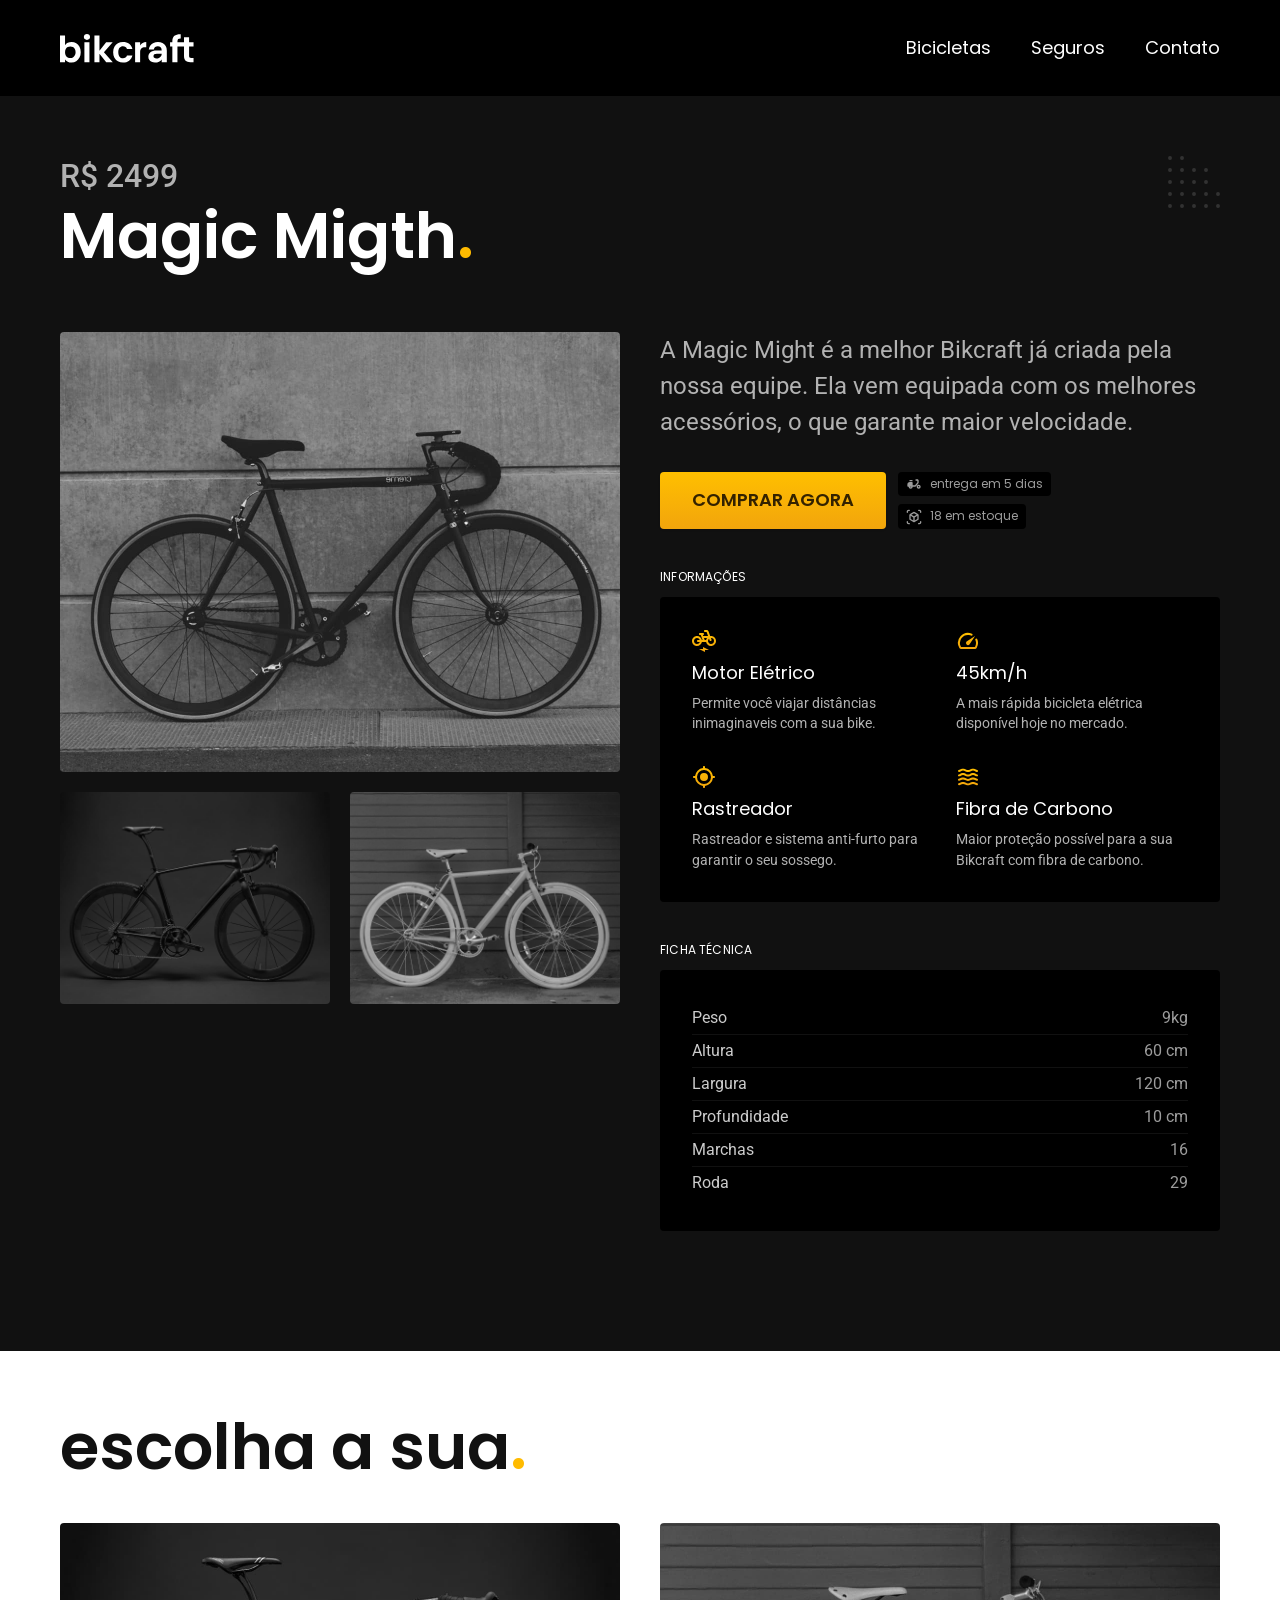
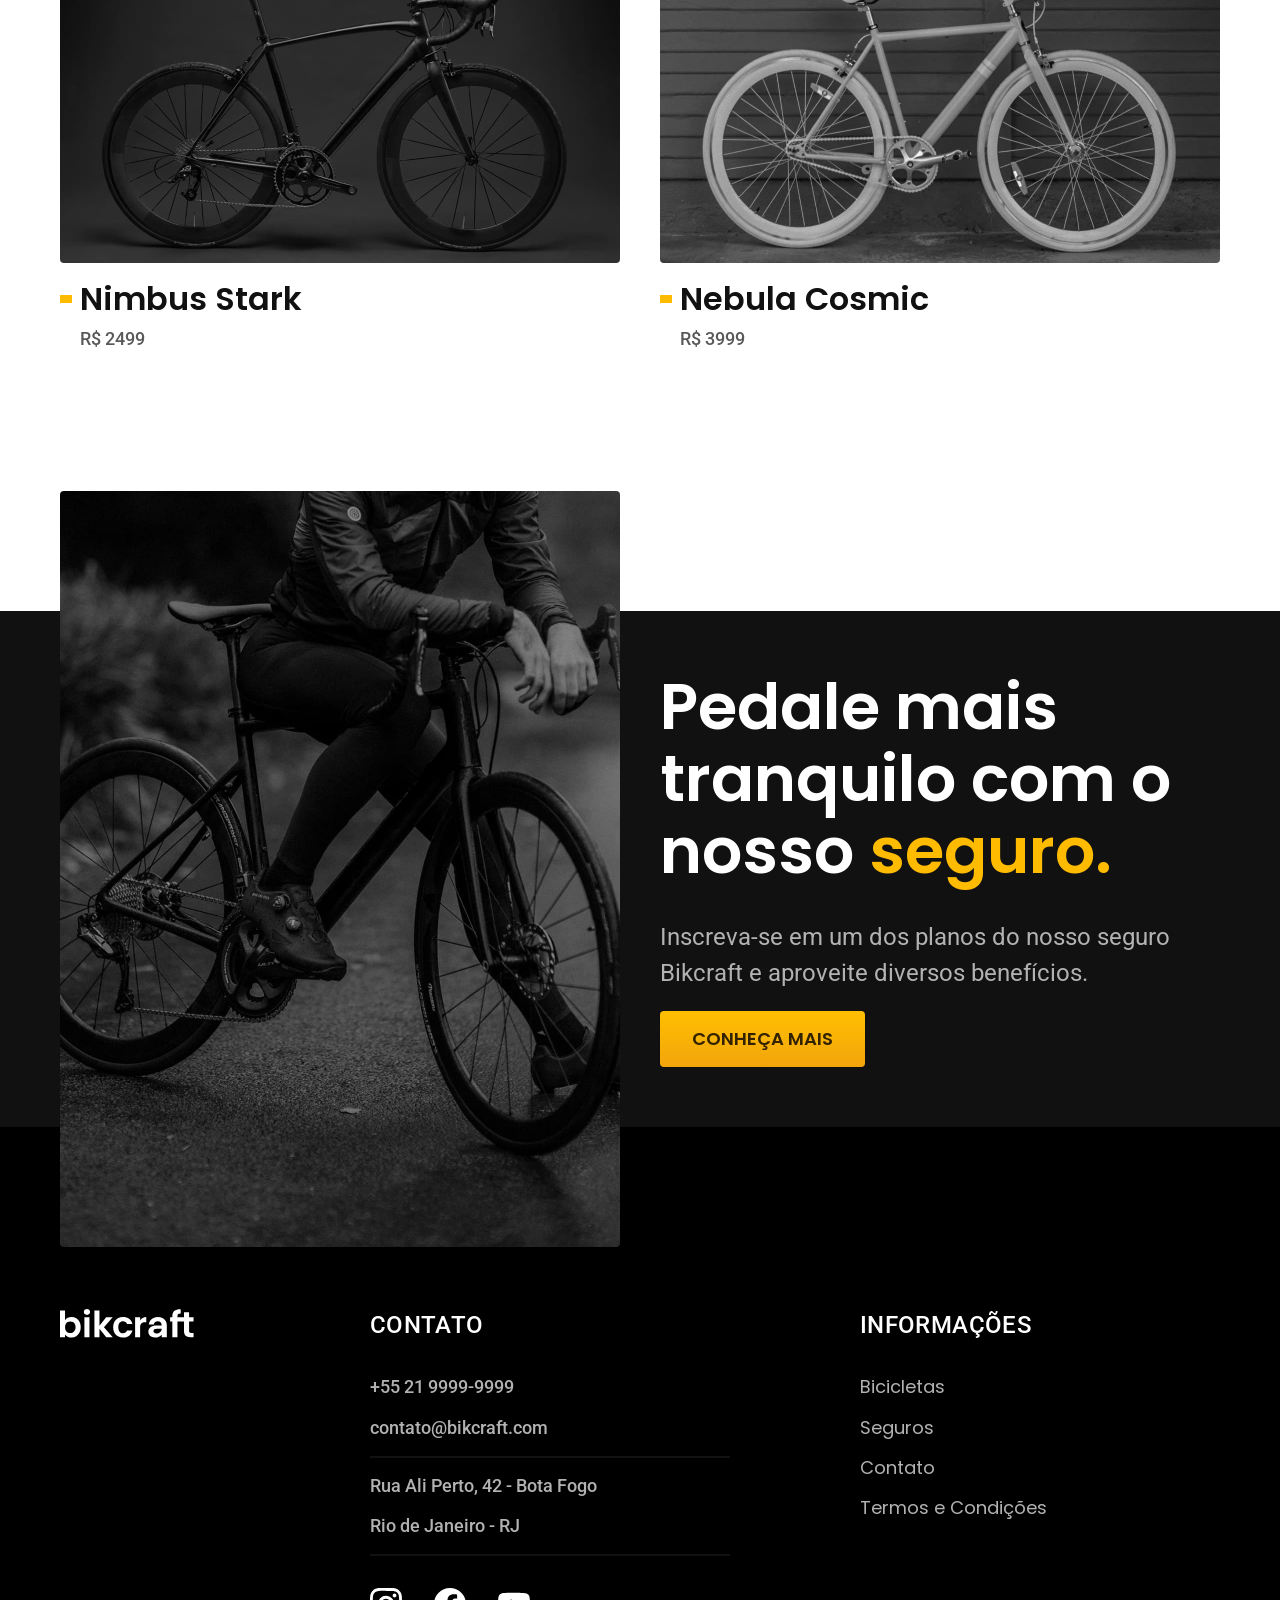
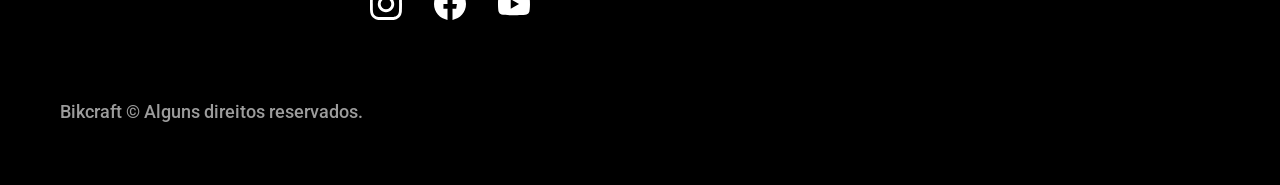
<file: bicicletas/magic.html>
<!DOCTYPE html>
<html lang="pt-BR ">
  <head>
    <meta charset="UTF-8" />
    <meta name="viewport" content="width=device-width, initial-scale=1.0" />
    <meta name="description" content="Magic" />
    <title>Magic | Bikcraft</title>
    <!-- FONTES -->
    <link rel="preconnect" href="https://fonts.googleapis.com" />
    <link rel="preconnect" href="https://fonts.gstatic.com" crossorigin />
    <link
      href="https://fonts.googleapis.com/css2?family=Merriweather:ital,wght@1,900&family=Poppins:wght@400;600&family=Roboto:wght@400;500&display=swap"
      rel="stylesheet"
    />
    <!-- CSS -->
    <link rel="shortcut icon" href="../favicon.svg" type="image/x-icon" />
    <link rel="preload" href="../css/style.min.css" as="style" />
    <link rel="stylesheet" href="../css/style.min.css" />
    <script>
      document.documentElement.classList.add("js");
    </script>
    <link rel="preconnect" href="https://fonts.googleapis.com" />
    <link rel="preconnect" href="https://fonts.gstatic.com" crossorigin />
    <link
      href="https://fonts.googleapis.com/css2?family=Merriweather:ital,wght@1,900&family=Poppins:wght@400;600&family=Roboto:wght@400;500&display=swap"
      rel="stylesheet"
    />
  </head>
  <body id="bicicleta">
    <header class="header-bg">
      <div class="header container">
        <a href="../">
          <img src="../img/bikcraft.svg" alt="Logo Bikcraft" />
        </a>
        <nav aria-label="primaria">
          <ul class="header-menu font-1-m cor-0">
            <li><a href="../bicicletas.html">Bicicletas</a></li>
            <li><a href="../seguros.html">Seguros</a></li>
            <li><a href="../contato.html">Contato</a></li>
          </ul>
        </nav>
      </div>
    </header>

    <main class="titulo-bg">
      <div class="titulo container">
        <p class="font-2-xl cor-5">R$ 2499</p>
        <h1 class="font-1-xxl cor-0">
          Magic Migth<span class="cor-p1">.</span>
        </h1>
      </div>
      <div class="bicicleta container">
        <div class="bicicleta-imagens">
          <img src="../img/bicicleta/nimbus2.jpg" alt="" />
          <img src="../img/bicicleta/nimbus1.jpg" alt="" />
          <img src="../img/bicicleta/nimbus3.jpg" alt="" />
        </div>
        <div class="bicicleta-conteudo">
          <p class="font-2-l cor-5">
            A Magic Might é a melhor Bikcraft já criada pela nossa equipe. Ela
            vem equipada com os melhores acessórios, o que garante maior
            velocidade.
          </p>
          <div class="bicicleta-comprar">
            <a
              class="botao"
              href="../orcamento.html?tipo=bikcraft&produto=magic"
              >Comprar Agora</a
            >
            <span class="font-1-xs cor-6"
              ><img src="../img/icones/entrega.svg" alt="" /> entrega em 5 dias
            </span>
            <span class="font-1-xs cor-6"
              ><img src="../img/icones/estoque.svg" alt="" /> 18 em estoque
            </span>
          </div>
          <h2 class="font-1-xs cor-0">Informações</h2>
          <ul class="bicicleta-informacoes">
            <li>
              <img src="../img/icones/eletrica.svg" alt="" />
              <h3 class="font-1-m cor-0">Motor Elétrico</h3>
              <p class="font-2-xs cor-5">
                Permite você viajar distâncias inimaginaveis com a sua bike.
              </p>
            </li>
            <li>
              <img src="../img/icones/velocidade.svg" alt="" />
              <h3 class="font-1-m cor-0">45km/h</h3>
              <p class="font-2-xs cor-5">
                A mais rápida bicicleta elétrica disponível hoje no mercado.
              </p>
            </li>
            <li>
              <img src="../img/icones/rastreador.svg" alt="" />
              <h3 class="font-1-m cor-0">Rastreador</h3>
              <p class="font-2-xs cor-5">
                Rastreador e sistema anti-furto para garantir o seu sossego.
              </p>
            </li>
            <li>
              <img src="../img/icones/carbono.svg" alt="" />
              <h3 class="font-1-m cor-0">Fibra de Carbono</h3>
              <p class="font-2-xs cor-5">
                Maior proteção possível para a sua Bikcraft com fibra de
                carbono.
              </p>
            </li>
          </ul>
          <h2 class="font-1-xs cor-0">Ficha Técnica</h2>
          <ul class="bicicleta-ficha font-2-s cor-4">
            <li>Peso <span>9kg</span></li>
            <li>Altura <span>60 cm</span></li>
            <li>Largura <span>120 cm</span></li>
            <li>Profundidade <span>10 cm</span></li>
            <li>Marchas <span>16</span></li>
            <li>Roda <span>29</span></li>
          </ul>
        </div>
      </div>
    </main>

    <article class="bicicletas-lista container">
      <h2 class="font-1-xxl">escolha a sua<span class="cor-p1">.</span></h2>
      <ul>
        <li>
          <a href="../bicicletas/nimbus.html">
            <img src="../img/bicicletas/nimbus.jpg" alt="Bicicleta preta" />
            <h3 class="font-1-xl">Nimbus Stark</h3>
            <span class="font-2-m cor-8">R$ 2499</span>
          </a>
        </li>
        <li>
          <a href="../bicicletas/nebula.html">
            <img src="../img/bicicletas/nebula.jpg" alt="Bicicleta preta" />
            <h3 class="font-1-xl">Nebula Cosmic</h3>
            <span class="font-2-m cor-8">R$ 3999</span>
          </a>
        </li>
      </ul>
    </article>

    <article class="seguro-bg">
      <div class="seguro container">
        <div class="seguro-imagem">
          <img
            src="../img/fotos/seguros.jpg"
            alt="Pessoa parada em cima de uma bicicleta."
          />
        </div>
        <div class="seguro-conteudo">
          <h2 class="font-1-xxl cor-0">
            Pedale mais tranquilo com o nosso
            <span class="cor-p1">seguro.</span>
          </h2>
          <p class="font-2-l cor-5">
            Inscreva-se em um dos planos do nosso seguro Bikcraft e aproveite
            diversos benefícios.
          </p>
          <a class="botao" href="../seguros.html">Conheça mais</a>
        </div>
      </div>
    </article>

    <footer class="footer-bg">
      <div class="footer container">
        <img src="../img/bikcraft.svg" alt="Bikcraft" />
        <div class="footer-contato">
          <h3 class="font-2-l-b cor-0">Contato</h3>
          <ul class="cor-5 font-2-m">
            <li><a href="tel:+552199999999">+55 21 9999-9999</a></li>
            <li>
              <a href="mailto:contato@bikcraft.com">contato@bikcraft.com</a>
            </li>
            <li>Rua Ali Perto, 42 - Bota Fogo</li>
            <li>Rio de Janeiro - RJ</li>
          </ul>
          <div class="footer-redes">
            <a href="../"
              ><img src="../img/redes/instagram.svg" alt="Instagram"
            /></a>
            <a href="../"
              ><img src="../img/redes/facebook.svg" alt="Facebook"
            /></a>
            <a href="../"
              ><img src="../img/redes/youtube.svg" alt="Youtube"
            /></a>
          </div>
        </div>
        <div class="footer-informacoes">
          <h3 class="font-2-l-b cor-0">Informações</h3>
          <nav>
            <ul class="font-1-m cor-5">
              <li><a href="../bicicletas.html">Bicicletas</a></li>
              <li><a href="../seguros.html">Seguros</a></li>
              <li><a href="../contato.html">Contato</a></li>
              <li><a href="../termos.html">Termos e Condições</a></li>
            </ul>
          </nav>
        </div>
        <p class="footer-copy font-2-m cor-6">
          Bikcraft © Alguns direitos reservados.
        </p>
      </div>
    </footer>

    <script src="../js/script.js"></script>
  </body>
</html>
</file>
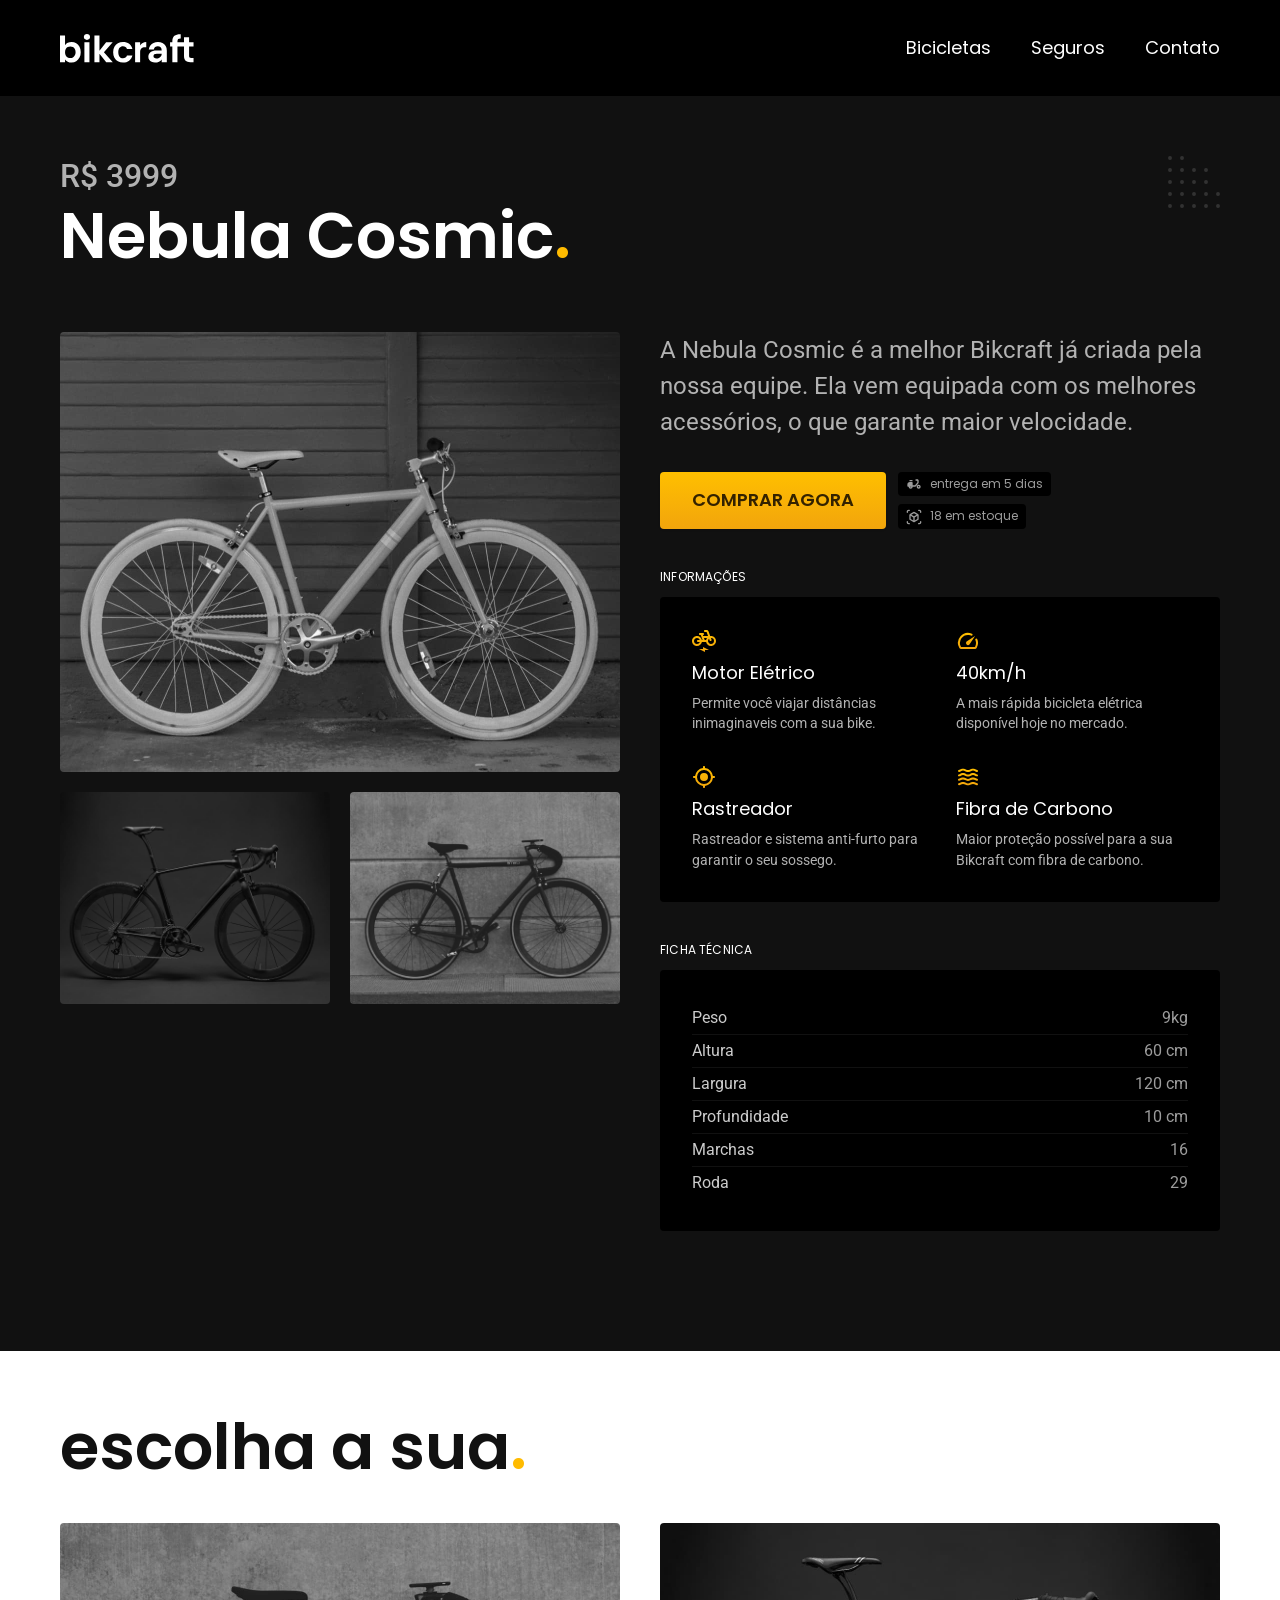
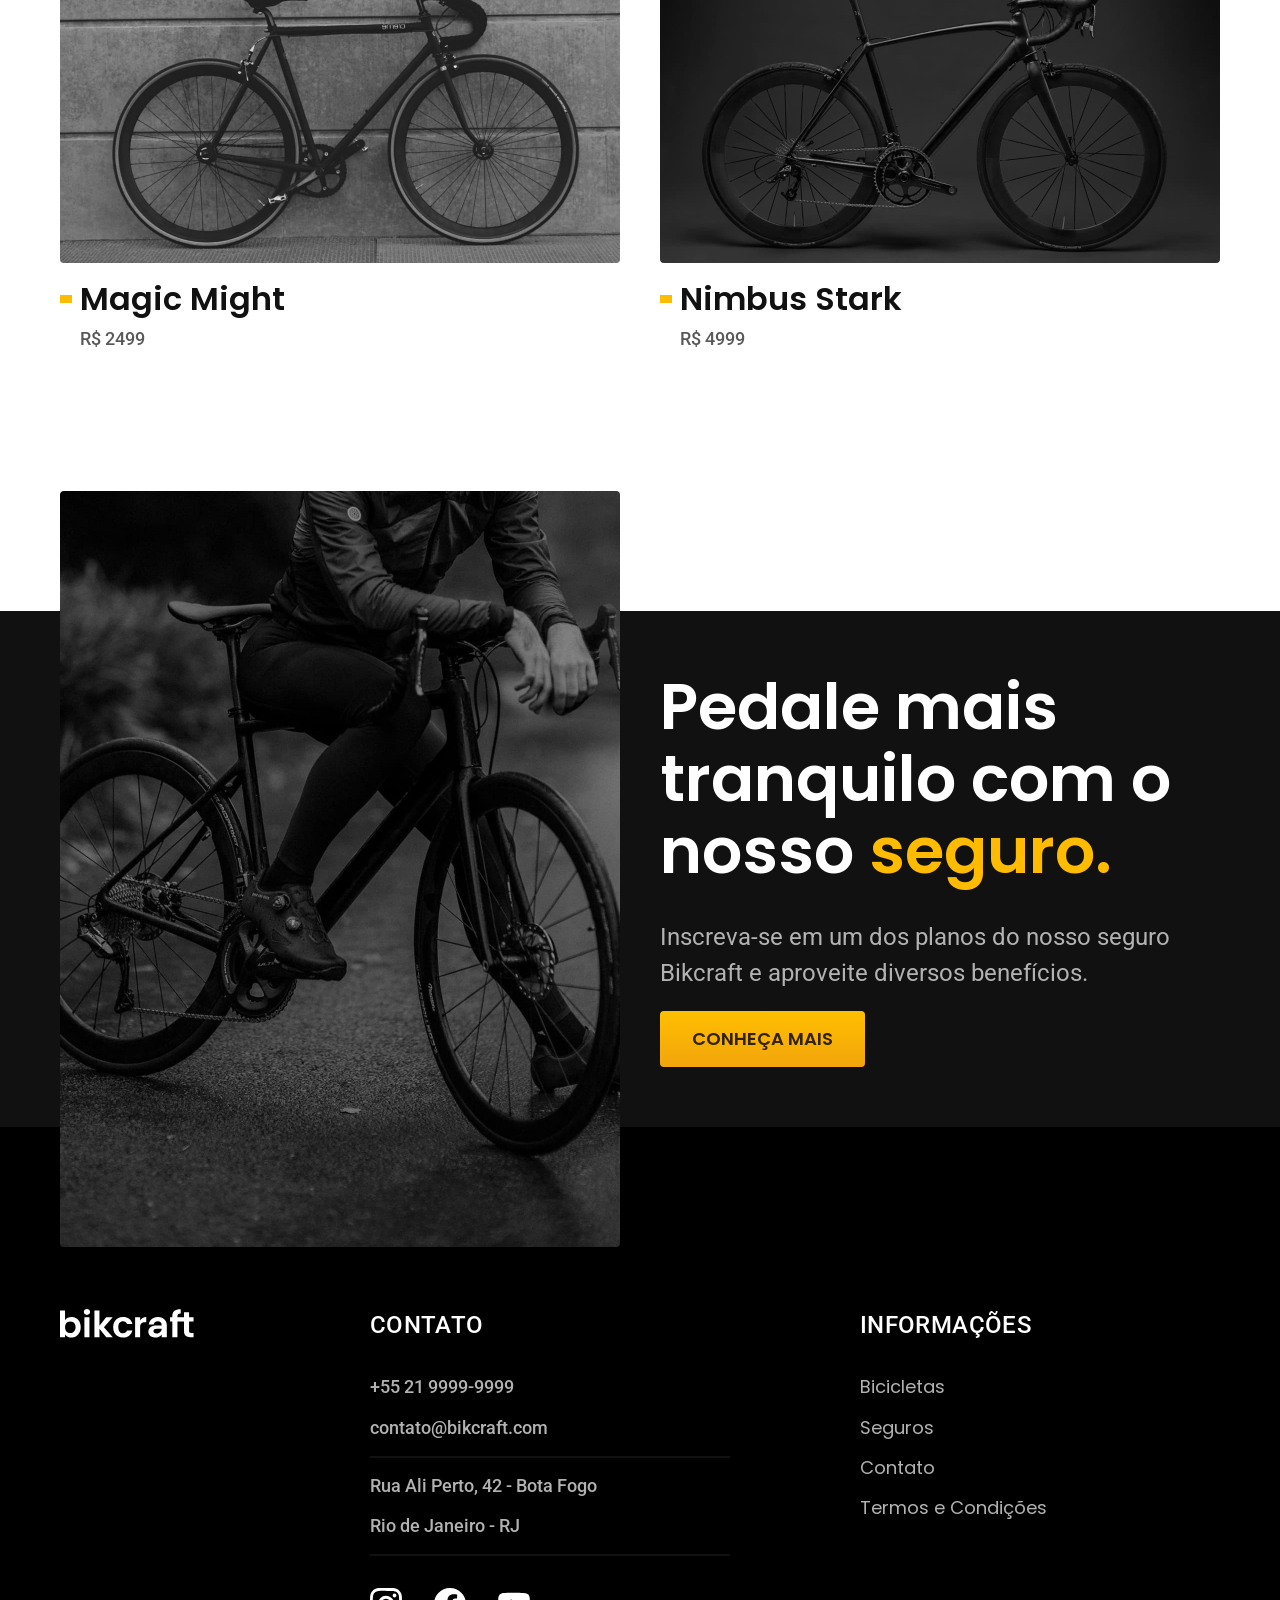
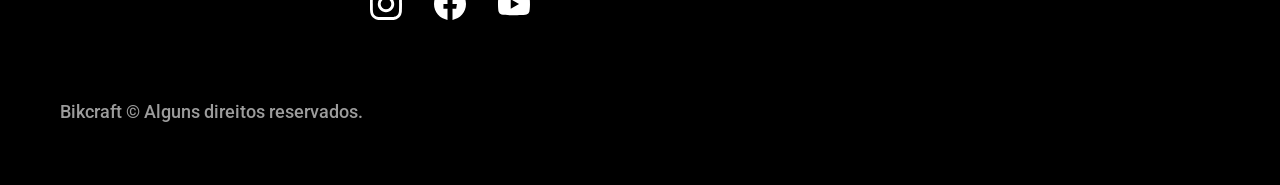
<file: bicicletas/nebula.html>
<!DOCTYPE html>
<html lang="pt-BR ">
  <head>
    <meta charset="UTF-8" />
    <meta name="viewport" content="width=device-width, initial-scale=1.0" />
    <meta name="description" content="Nebula" />
    <title>Nebula | Bikcraft</title>
    <!-- FONTES -->
    <link rel="preconnect" href="https://fonts.googleapis.com" />
    <link rel="preconnect" href="https://fonts.gstatic.com" crossorigin />
    <link
      href="https://fonts.googleapis.com/css2?family=Merriweather:ital,wght@1,900&family=Poppins:wght@400;600&family=Roboto:wght@400;500&display=swap"
      rel="stylesheet"
    />
    <!-- CSS -->
    <link rel="shortcut icon" href="../favicon.svg" type="image/x-icon" />
    <link rel="preload" href="../css/style.min.css" as="style" />
    <link rel="stylesheet" href="../css/style.min.css" />
    <script>
      document.documentElement.classList.add("js");
    </script>
    <link rel="preconnect" href="https://fonts.googleapis.com" />
    <link rel="preconnect" href="https://fonts.gstatic.com" crossorigin />
    <link
      href="https://fonts.googleapis.com/css2?family=Merriweather:ital,wght@1,900&family=Poppins:wght@400;600&family=Roboto:wght@400;500&display=swap"
      rel="stylesheet"
    />
  </head>
  <body id="bicicleta">
    <header class="header-bg">
      <div class="header container">
        <a href="../">
          <img src="../img/bikcraft.svg" alt="Logo Bikcraft" />
        </a>
        <nav aria-label="primaria">
          <ul class="header-menu font-1-m cor-0">
            <li><a href="../bicicletas.html">Bicicletas</a></li>
            <li><a href="../seguros.html">Seguros</a></li>
            <li><a href="../contato.html">Contato</a></li>
          </ul>
        </nav>
      </div>
    </header>

    <main class="titulo-bg">
      <div class="titulo container">
        <p class="font-2-xl cor-5">R$ 3999</p>
        <h1 class="font-1-xxl cor-0">
          Nebula Cosmic<span class="cor-p1">.</span>
        </h1>
      </div>
      <div class="bicicleta container">
        <div class="bicicleta-imagens">
          <img src="../img/bicicleta/nimbus3.jpg" alt="" />
          <img src="../img/bicicleta/nimbus1.jpg" alt="" />
          <img src="../img/bicicleta/nimbus2.jpg" alt="" />
        </div>
        <div class="bicicleta-conteudo">
          <p class="font-2-l cor-5">
            A Nebula Cosmic é a melhor Bikcraft já criada pela nossa equipe. Ela
            vem equipada com os melhores acessórios, o que garante maior
            velocidade.
          </p>
          <div class="bicicleta-comprar">
            <a
              class="botao"
              href="../orcamento.html?tipo=bikcraft&produto=nebula"
              >Comprar Agora</a
            >
            <span class="font-1-xs cor-6"
              ><img src="../img/icones/entrega.svg" alt="" /> entrega em 5 dias
            </span>
            <span class="font-1-xs cor-6"
              ><img src="../img/icones/estoque.svg" alt="" /> 18 em estoque
            </span>
          </div>
          <h2 class="font-1-xs cor-0">Informações</h2>
          <ul class="bicicleta-informacoes">
            <li>
              <img src="../img/icones/eletrica.svg" alt="" />
              <h3 class="font-1-m cor-0">Motor Elétrico</h3>
              <p class="font-2-xs cor-5">
                Permite você viajar distâncias inimaginaveis com a sua bike.
              </p>
            </li>
            <li>
              <img src="../img/icones/velocidade.svg" alt="" />
              <h3 class="font-1-m cor-0">40km/h</h3>
              <p class="font-2-xs cor-5">
                A mais rápida bicicleta elétrica disponível hoje no mercado.
              </p>
            </li>
            <li>
              <img src="../img/icones/rastreador.svg" alt="" />
              <h3 class="font-1-m cor-0">Rastreador</h3>
              <p class="font-2-xs cor-5">
                Rastreador e sistema anti-furto para garantir o seu sossego.
              </p>
            </li>
            <li>
              <img src="../img/icones/carbono.svg" alt="" />
              <h3 class="font-1-m cor-0">Fibra de Carbono</h3>
              <p class="font-2-xs cor-5">
                Maior proteção possível para a sua Bikcraft com fibra de
                carbono.
              </p>
            </li>
          </ul>
          <h2 class="font-1-xs cor-0">Ficha Técnica</h2>
          <ul class="bicicleta-ficha font-2-s cor-4">
            <li>Peso <span>9kg</span></li>
            <li>Altura <span>60 cm</span></li>
            <li>Largura <span>120 cm</span></li>
            <li>Profundidade <span>10 cm</span></li>
            <li>Marchas <span>16</span></li>
            <li>Roda <span>29</span></li>
          </ul>
        </div>
      </div>
    </main>

    <article class="bicicletas-lista container">
      <h2 class="font-1-xxl">escolha a sua<span class="cor-p1">.</span></h2>
      <ul>
        <li>
          <a href="../bicicletas/magic.html">
            <img src="../img/bicicletas/magic.jpg" alt="Bicicleta preta" />
            <h3 class="font-1-xl">Magic Might</h3>
            <span class="font-2-m cor-8">R$ 2499</span>
          </a>
        </li>
        <li>
          <a href="../bicicletas/nimbus.html">
            <img src="../img/bicicletas/nimbus.jpg" alt="Bicicleta preta" />
            <h3 class="font-1-xl">Nimbus Stark</h3>
            <span class="font-2-m cor-8">R$ 4999</span>
          </a>
        </li>
      </ul>
    </article>

    <article class="seguro-bg">
      <div class="seguro container">
        <div class="seguro-imagem">
          <img
            src="../img/fotos/seguros.jpg"
            alt="Pessoa parada em cima de uma bicicleta."
          />
        </div>
        <div class="seguro-conteudo">
          <h2 class="font-1-xxl cor-0">
            Pedale mais tranquilo com o nosso
            <span class="cor-p1">seguro.</span>
          </h2>
          <p class="font-2-l cor-5">
            Inscreva-se em um dos planos do nosso seguro Bikcraft e aproveite
            diversos benefícios.
          </p>
          <a class="botao" href="../seguros.html">Conheça mais</a>
        </div>
      </div>
    </article>

    <footer class="footer-bg">
      <div class="footer container">
        <img src="../img/bikcraft.svg" alt="Bikcraft" />
        <div class="footer-contato">
          <h3 class="font-2-l-b cor-0">Contato</h3>
          <ul class="cor-5 font-2-m">
            <li><a href="tel:+552199999999">+55 21 9999-9999</a></li>
            <li>
              <a href="mailto:contato@bikcraft.com">contato@bikcraft.com</a>
            </li>
            <li>Rua Ali Perto, 42 - Bota Fogo</li>
            <li>Rio de Janeiro - RJ</li>
          </ul>
          <div class="footer-redes">
            <a href="../"
              ><img src="../img/redes/instagram.svg" alt="Instagram"
            /></a>
            <a href="../"
              ><img src="../img/redes/facebook.svg" alt="Facebook"
            /></a>
            <a href="../"
              ><img src="../img/redes/youtube.svg" alt="Youtube"
            /></a>
          </div>
        </div>
        <div class="footer-informacoes">
          <h3 class="font-2-l-b cor-0">Informações</h3>
          <nav>
            <ul class="font-1-m cor-5">
              <li><a href="../bicicletas.html">Bicicletas</a></li>
              <li><a href="../seguros.html">Seguros</a></li>
              <li><a href="../contato.html">Contato</a></li>
              <li><a href="../termos.html">Termos e Condições</a></li>
            </ul>
          </nav>
        </div>
        <p class="footer-copy font-2-m cor-6">
          Bikcraft © Alguns direitos reservados.
        </p>
      </div>
    </footer>

    <script src="../js/script.js"></script>
  </body>
</html>
</file>
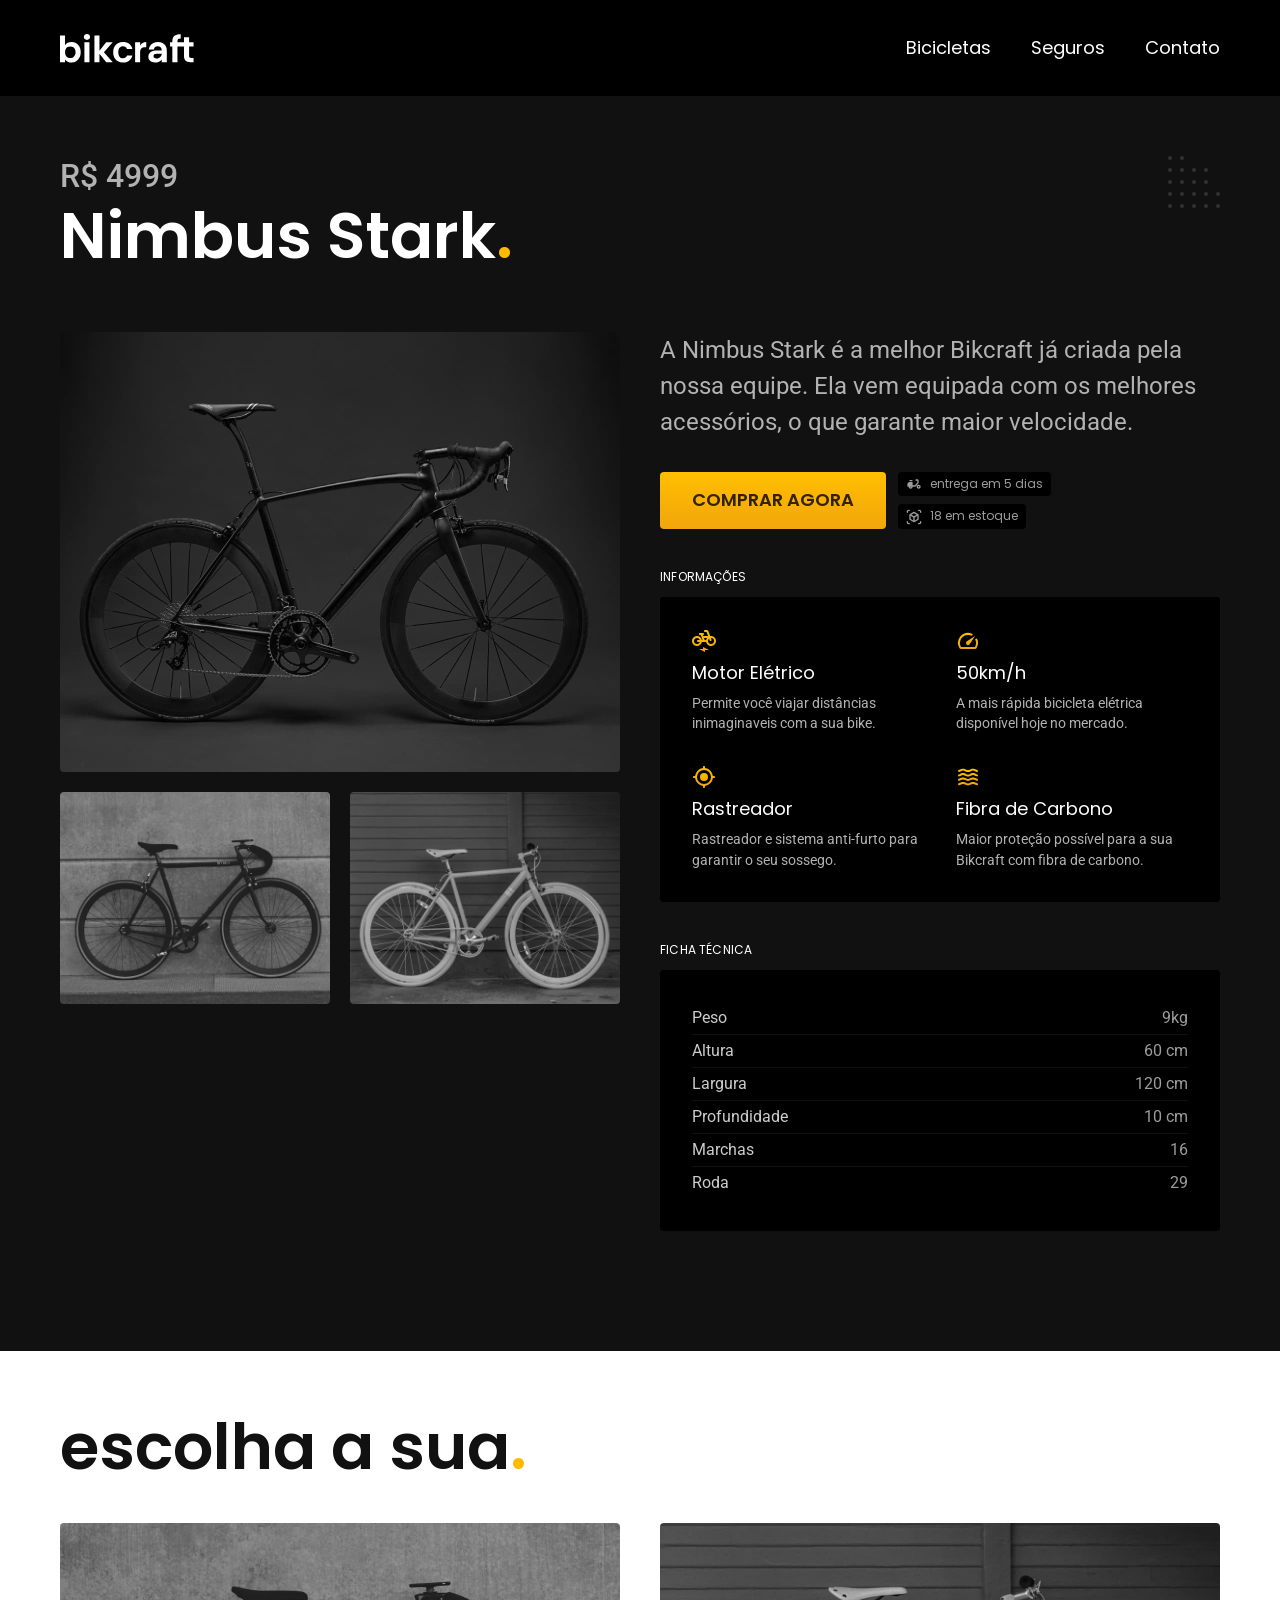
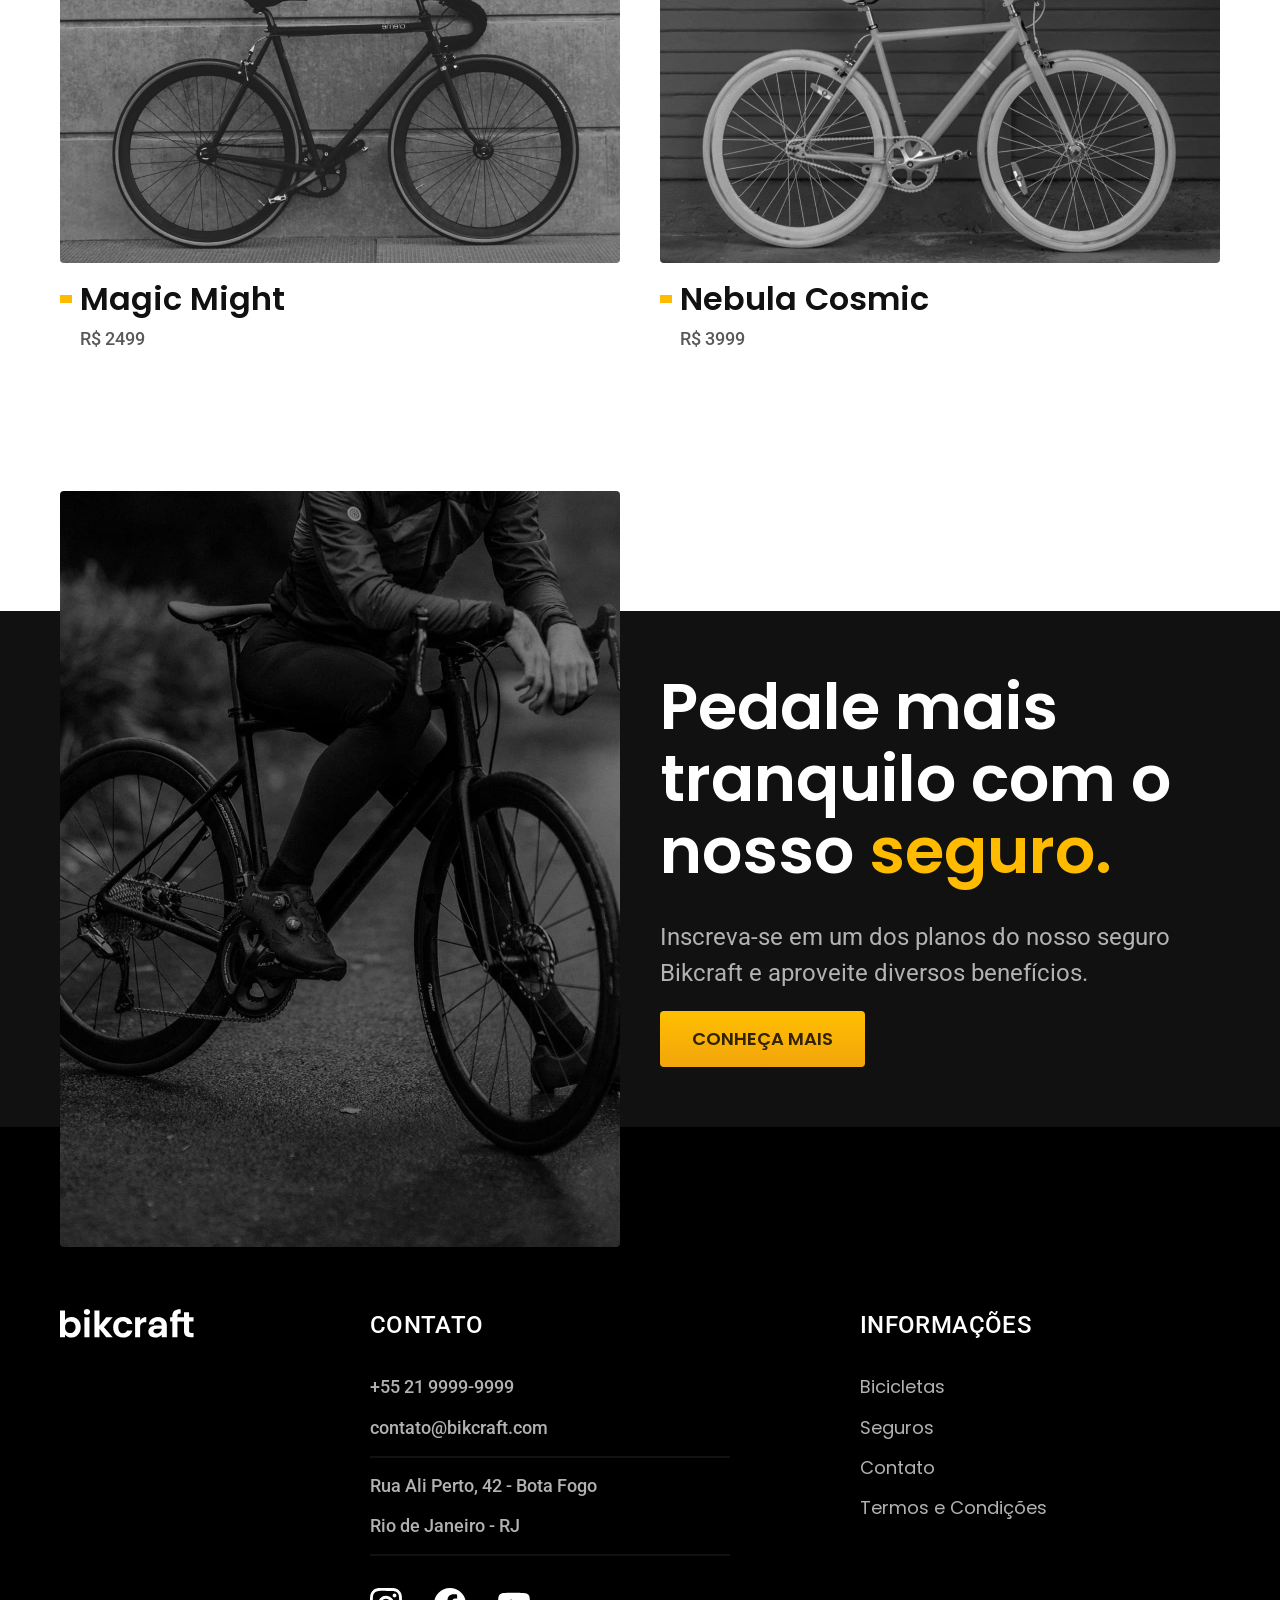
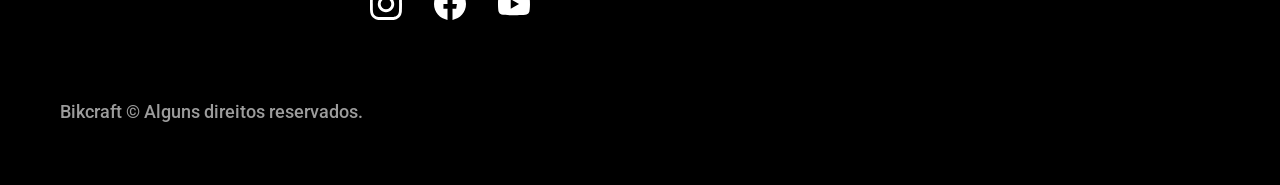
<file: bicicletas/nimbus.html>
<!DOCTYPE html>
<html lang="pt-BR ">
  <head>
    <meta charset="UTF-8" />
    <meta name="viewport" content="width=device-width, initial-scale=1.0" />
    <meta name="description" content="Nimbus" />
    <title>Nimbus | Bikcraft</title>
    <!-- FONTES -->
    <link rel="preconnect" href="https://fonts.googleapis.com" />
    <link rel="preconnect" href="https://fonts.gstatic.com" crossorigin />
    <link
      href="https://fonts.googleapis.com/css2?family=Merriweather:ital,wght@1,900&family=Poppins:wght@400;600&family=Roboto:wght@400;500&display=swap"
      rel="stylesheet"
    />
    <!-- CSS -->
    <link rel="shortcut icon" href="../favicon.svg" type="image/x-icon" />
    <link rel="preload" href="../css/style.min.css" as="style" />
    <link rel="stylesheet" href="../css/style.min.css" />
    <script>
      document.documentElement.classList.add("js");
    </script>
    <link rel="preconnect" href="https://fonts.googleapis.com" />
    <link rel="preconnect" href="https://fonts.gstatic.com" crossorigin />
    <link
      href="https://fonts.googleapis.com/css2?family=Merriweather:ital,wght@1,900&family=Poppins:wght@400;600&family=Roboto:wght@400;500&display=swap"
      rel="stylesheet"
    />
  </head>
  <body id="bicicleta">
    <header class="header-bg">
      <div class="header container">
        <a href="../">
          <img src="../img/bikcraft.svg" alt="Logo Bikcraft" />
        </a>
        <nav aria-label="primaria">
          <ul class="header-menu font-1-m cor-0">
            <li><a href="../bicicletas.html">Bicicletas</a></li>
            <li><a href="../seguros.html">Seguros</a></li>
            <li><a href="../contato.html">Contato</a></li>
          </ul>
        </nav>
      </div>
    </header>

    <main class="titulo-bg">
      <div class="titulo container">
        <p class="font-2-xl cor-5">R$ 4999</p>
        <h1 class="font-1-xxl cor-0">
          Nimbus Stark<span class="cor-p1">.</span>
        </h1>
      </div>
      <div class="bicicleta container">
        <div class="bicicleta-imagens">
          <img src="../img/bicicleta/nimbus1.jpg" alt="" />
          <img src="../img/bicicleta/nimbus2.jpg" alt="" />
          <img src="../img/bicicleta/nimbus3.jpg" alt="" />
        </div>
        <div class="bicicleta-conteudo">
          <p class="font-2-l cor-5">
            A Nimbus Stark é a melhor Bikcraft já criada pela nossa equipe. Ela
            vem equipada com os melhores acessórios, o que garante maior
            velocidade.
          </p>
          <div class="bicicleta-comprar">
            <a
              class="botao"
              href="../orcamento.html?tipo=bikcraft&produto=nimbus"
              >Comprar Agora</a
            >
            <span class="font-1-xs cor-6"
              ><img src="../img/icones/entrega.svg" alt="" /> entrega em 5 dias
            </span>
            <span class="font-1-xs cor-6"
              ><img src="../img/icones/estoque.svg" alt="" /> 18 em estoque
            </span>
          </div>
          <h2 class="font-1-xs cor-0">Informações</h2>
          <ul class="bicicleta-informacoes">
            <li>
              <img src="../img/icones/eletrica.svg" alt="" />
              <h3 class="font-1-m cor-0">Motor Elétrico</h3>
              <p class="font-2-xs cor-5">
                Permite você viajar distâncias inimaginaveis com a sua bike.
              </p>
            </li>
            <li>
              <img src="../img/icones/velocidade.svg" alt="" />
              <h3 class="font-1-m cor-0">50km/h</h3>
              <p class="font-2-xs cor-5">
                A mais rápida bicicleta elétrica disponível hoje no mercado.
              </p>
            </li>
            <li>
              <img src="../img/icones/rastreador.svg" alt="" />
              <h3 class="font-1-m cor-0">Rastreador</h3>
              <p class="font-2-xs cor-5">
                Rastreador e sistema anti-furto para garantir o seu sossego.
              </p>
            </li>
            <li>
              <img src="../img/icones/carbono.svg" alt="" />
              <h3 class="font-1-m cor-0">Fibra de Carbono</h3>
              <p class="font-2-xs cor-5">
                Maior proteção possível para a sua Bikcraft com fibra de
                carbono.
              </p>
            </li>
          </ul>
          <h2 class="font-1-xs cor-0">Ficha Técnica</h2>
          <ul class="bicicleta-ficha font-2-s cor-4">
            <li>Peso <span>9kg</span></li>
            <li>Altura <span>60 cm</span></li>
            <li>Largura <span>120 cm</span></li>
            <li>Profundidade <span>10 cm</span></li>
            <li>Marchas <span>16</span></li>
            <li>Roda <span>29</span></li>
          </ul>
        </div>
      </div>
    </main>

    <article class="bicicletas-lista container">
      <h2 class="font-1-xxl">escolha a sua<span class="cor-p1">.</span></h2>
      <ul>
        <li>
          <a href="../bicicletas/magic.html">
            <img src="../img/bicicletas/magic.jpg" alt="Bicicleta preta" />
            <h3 class="font-1-xl">Magic Might</h3>
            <span class="font-2-m cor-8">R$ 2499</span>
          </a>
        </li>
        <li>
          <a href="../bicicletas/nebula.html">
            <img src="../img/bicicletas/nebula.jpg" alt="Bicicleta preta" />
            <h3 class="font-1-xl">Nebula Cosmic</h3>
            <span class="font-2-m cor-8">R$ 3999</span>
          </a>
        </li>
      </ul>
    </article>

    <article class="seguro-bg">
      <div class="seguro container">
        <div class="seguro-imagem">
          <img
            src="../img/fotos/seguros.jpg"
            alt="Pessoa parada em cima de uma bicicleta."
          />
        </div>
        <div class="seguro-conteudo">
          <h2 class="font-1-xxl cor-0">
            Pedale mais tranquilo com o nosso
            <span class="cor-p1">seguro.</span>
          </h2>
          <p class="font-2-l cor-5">
            Inscreva-se em um dos planos do nosso seguro Bikcraft e aproveite
            diversos benefícios.
          </p>
          <a class="botao" href="../seguros.html">Conheça mais</a>
        </div>
      </div>
    </article>

    <footer class="footer-bg">
      <div class="footer container">
        <img src="../img/bikcraft.svg" alt="Bikcraft" />
        <div class="footer-contato">
          <h3 class="font-2-l-b cor-0">Contato</h3>
          <ul class="cor-5 font-2-m">
            <li><a href="tel:+552199999999">+55 21 9999-9999</a></li>
            <li>
              <a href="mailto:contato@bikcraft.com">contato@bikcraft.com</a>
            </li>
            <li>Rua Ali Perto, 42 - Bota Fogo</li>
            <li>Rio de Janeiro - RJ</li>
          </ul>
          <div class="footer-redes">
            <a href="../"
              ><img src="../img/redes/instagram.svg" alt="Instagram"
            /></a>
            <a href="../"
              ><img src="../img/redes/facebook.svg" alt="Facebook"
            /></a>
            <a href="../"
              ><img src="../img/redes/youtube.svg" alt="Youtube"
            /></a>
          </div>
        </div>
        <div class="footer-informacoes">
          <h3 class="font-2-l-b cor-0">Informações</h3>
          <nav>
            <ul class="font-1-m cor-5">
              <li><a href="../bicicletas.html">Bicicletas</a></li>
              <li><a href="../seguros.html">Seguros</a></li>
              <li><a href="../contato.html">Contato</a></li>
              <li><a href="../termos.html">Termos e Condições</a></li>
            </ul>
          </nav>
        </div>
        <p class="footer-copy font-2-m cor-6">
          Bikcraft © Alguns direitos reservados.
        </p>
      </div>
    </footer>

    <script src="../js/script.js"></script>
  </body>
</html>
</file>
<file: css/style.css>
@import "./global/global.css";
@import "./utilidades/tipografia.css";
@import "./utilidades/cores.css";
@import "./utilidades/animacao.css";

@import "./global/header.css";
@import "./global/footer.css";

/* Utilidades */
@import "./utilidades/componentes.css";
@import "./utilidades/formulario.css";

/* Home */
@import "./home/introducao.css";
@import "./home/tecnologia.css";
@import "./home/parceiros.css";
@import "./home/depoimento.css";

/* Bicicletas */
@import "./bicicletas/bicicletas-lista.css";
@import "./bicicletas/bicicletas.css";

/* Bicicleta */
@import "./bicicleta/bicicleta.css";
@import "./bicicleta/seguro.css";

/* Seguros */
@import "./seguros/seguros.css";
@import "./seguros/vantagens.css";
@import "./seguros/perguntas.css";

/* Contato */
@import "./contato/contato.css";
@import "./contato/lojas.css";
@import "./orcamento/orcamento.css";

/* Termos */
@import "./termos/termos.css";
</file>
<file: css/style.min.css>
body{margin:0;font-family:Arial,Helvetica,sans-serif;color:#111}blockquote,dd,h1,h2,h3,h4,p,ul{margin:0}ul{padding:0;list-style:none}a{text-decoration:none;color:inherit}img{max-width:100%;height:auto;display:block}img[src$=".jpg"]{border-radius:4px}.font-1-xs{font:400 0.75rem/1.35 Poppins,sans-serif}.font-2-xs{font:400 0.875rem/1.43 Roboto,sans-serif}.font-1-s{font:400 1rem/1.5 Poppins,sans-serif}.font-2-s{font:400 1rem/1.5 Roboto,sans-serif}.font-1-m,.font-1-m-b{font:400 1.125rem/1.35 Poppins,sans-serif}.font-1-m-b{font-weight:600}.font-2-m{font:500 1.125rem/1.35 Roboto,sans-serif}.font-1-l{font:400 1.5rem/1.5 Poppins,sans-serif}.font-2-l,.font-2-l-b{font:400 1.5rem/1.5 Roboto,sans-serif}.font-2-l-b{font-weight:500;letter-spacing:.015em;text-transform:uppercase}.font-1-xl{font:600 2rem/1.25 Poppins,sans-serif}.font-2-xl{font:500 2rem/1.25 Roboto,sans-serif}.font-1-xxl{font:600 4rem/1.125 Poppins,sans-serif}@media (max-width:1200px){.font-1-xxl{font-size:3rem}.font-2-l,.font-2-l-b{font-size:1.125rem}}@media (max-width:800px){.font-1-xxl{font-size:2rem}.font-1-xl,.font-2-xl{font-size:1.5rem}}:root{--cor-0:#ffffff;--cor-1:#f7f7f7;--cor-2:#ededed;--cor-3:#dedede;--cor-4:#cccccc;--cor-5:#b2b2b2;--cor-6:#9c9c9c;--cor-7:#717171;--cor-8:#595959;--cor-9:#404040;--cor-10:#2e2e2e;--cor-11:#111111;--cor-12:#000000;--cor-p1:#ffbb00;--cor-p2:#e4a30b;--cor-p3:#a66f00;--cor-p4:#664400;--cor-p5:#332200}.cor-0{color:var(--cor-0)}.cor-1{color:var(--cor-1)}.cor-2{color:var(--cor-2)}.cor-3{color:var(--cor-3)}.cor-4{color:var(--cor-4)}.cor-5{color:var(--cor-5)}.cor-6{color:var(--cor-6)}.cor-7{color:var(--cor-7)}.cor-8{color:var(--cor-8)}.cor-9{color:var(--cor-9)}.cor-10{color:var(--cor-10)}.cor-11{color:var(--cor-11)}.cor-12{color:var(--cor-12)}.cor-p1{color:var(--cor-p1)}.cor-p2{color:var(--cor-p2)}.cor-p3{color:var(--cor-p3)}.cor-p4{color:var(--cor-p4)}.cor-p5{color:var(--cor-p5)}.js .fadeInDown{transform:translate3d(0,-20px,0)}.js .fadeInUp{transform:translate3d(0,20px,0)}.js .fadeInRight{transform:translate3d(20px,0,0)}.js .fadeInLeft{transform:translate3d(-20px,0,0)}.js [data-anime]{opacity:0}.js .anime{opacity:1;transform:none;transition:transform .8s,opacity .8s}.header-bg{background-color:var(--cor-12)}.header{display:flex;flex-wrap:wrap;gap:20px;justify-content:space-between;align-items:center;padding-top:20px;padding-bottom:20px}.header-menu{display:flex;flex-wrap:wrap;gap:40px}.header-menu a{display:inline-block;padding:16px 0;position:relative}.header-menu a:after{content:"";display:block;height:2px;width:0;background:var(--cor-0);margin-top:4px;transition:.3s;position:absolute}.header-menu a.ativo::after,.header-menu a:hover:after{width:100%}@media (max-width:800px){.header-menu{gap:20px}.header-menu a{background:var(--cor-11);padding:12px 16px;border-radius:4px}.header-menu a:hover{background-color:var(--cor-10)}.header a:after{display:none}}@media (max-width:600px){.header-menu{gap:12px}.header-menu a{padding:8px 12px;font-size:14px}}.footer-bg{background-color:var(--cor-12)}.footer{display:grid;grid-template-columns:3fr 5fr 4fr;gap:40px;padding-top:60px;padding-bottom:60px}.footer h3{margin-bottom:32px}.footer-contato ul{margin-bottom:32px}.footer-contato li:nth-child(2n):after{content:"";display:block;max-width:360px;height:2px;background:var(--cor-11);margin-top:16px}.footer li{margin-bottom:16px}.footer-redes{display:flex;gap:32px}.footer a:hover{color:var(--cor-0)}.footer-copy{grid-column:1/-1;margin-top:40px}@media (max-width:800px){.footer>img{display:none}.footer{grid-template-columns:1fr 1fr}}@media (max-width:600px){.footer{grid-template-columns:1fr;gap:60px}.footer-copy{margin-top:0}}.container{box-sizing:border-box;max-width:1200px;padding-left:20px;padding-right:20px;margin-left:auto;margin-right:auto}.botao{display:inline-block;padding:16px 32px;background:linear-gradient(#ffbf00,#f2a50c);border-radius:4px;box-shadow:0 1px 2px rgba(0,0,0,.1);text-transform:uppercase;color:var(--cor-p5);font:600 1.125rem/1.35 Poppins,sans-serif;max-width:max-content;border:none;cursor:pointer}.botao:hover{background:linear-gradient(#ffb60d,#e59317)}.botao.secundario{background:var(--cor-10);color:var(--cor-2)}.botao.secundario:hover{background:var(--cor-9)}.botao.seta{display:flex;align-items:center}.botao.seta::after{content:"";display:inline-block;width:18px;height:10px;margin-left:12px;background:url("../img/icones/seta.svg");transition:transform .2s}.botao.seta:hover::after{transform:translateX(4px)}@media (max-width:600px){.botao{padding:12px 16px;font-size:1rem}}.link{display:inline-block;color:var(--cor-p1);font:500 1.5rem/1.5 Poppins,sans-serif;text-transform:uppercase}.link::after{content:"";display:block;width:100%;height:4px;background-color:currentColor}.link:hover{color:var(--cor-0)}.titulo-bg{padding-top:60px;padding-bottom:60px;background-color:var(--cor-11)}.titulo{background:url("../img/dec/top-right.svg") no-repeat top right 20px}.titulo p{margin-bottom:4px}@media (max-width:800px){.titulo-bg{padding-top:40px;padding-bottom:40px}.titulo p{font-size:1rem;text-transform:lowercase;font-weight:400}}.form{display:grid;grid-template-columns:1fr 1fr;gap:20px}.form label{display:block;font:400 1rem/1.5 Poppins,sans-serif}.form .col-2{grid-column:span 2}.form input[type=email],.form input[type=text],.form textarea{font:400 1rem/1.5 Roboto,sans-serif;background:var(--cor-1);border:1px solid var(--cor-2);padding:12px;border-radius:4px;width:100%;box-sizing:border-box}.form input[type=email]:focus,.form input[type=text]:focus,.form textarea:focus{outline:0;border-color:var(--cor-p1);background:var(--cor-0);box-shadow:0 0 0 1px #fea}@media (max-width:600px){.form{grid-template-columns:1fr}.form .col-2{grid-column:1}}.introducao-bg{background:var(--cor-12) url("../img/dec/bottom-left.svg") no-repeat bottom 160px left 20px;box-shadow:inset 0 -120px var(--cor-0)}.introducao{display:grid;grid-template-columns:1fr 1fr;gap:0 40px}.introducao-conteudo{align-self:end;padding-bottom:200px}.introducao img{width:100%;height:100%;object-fit:cover;border-radius:4px}.introducao h1{margin-bottom:32px}.introducao p{margin-bottom:20px}@media (max-width:800px){.introducao-bg{background:var(--cor-11);padding-top:40px;box-shadow:inset 0 -60px #fff}.introducao{grid-template-columns:1fr;gap:32px}.introducao-conteudo{padding-bottom:0}.introducao h1{margin-bottom:16px}.introducao img{height:300px;width:100%}}.tecnologia-bg{background-color:var(--cor-11);box-shadow:inset 0 80px var(--cor-0),inset 0 -80px var(--cor-0)}.tecnologia{display:grid;grid-template-columns:1fr 1fr;gap:40px}.tecnologia-imagem img{width:100%;height:100%;object-fit:cover;object-position:left}.tecnologia-conteudo{padding-top:160px;padding-bottom:160px}.tecnologia-conteudo>span{display:block;margin-bottom:20px}.tecnologia-conteudo h2{margin-bottom:32px}.tecnologia-conteudo>p{margin-bottom:20px}.tecnologia a{margin-bottom:80px}.tecnologia-vantagens{display:flex;gap:40px}.tecnologia-vantagens h3{margin-bottom:8px;width:max-content}.tecnologia-vantagens img{width:24px;margin-bottom:8px}@media (max-width:800px){.tecnologia-bg{box-shadow:initial}.tecnologia{grid-template-columns:1fr}.tecnologia-conteudo{padding-top:60px;padding-bottom:60px}.tecnologia-imagem{display:none}.tecnologia a{margin-bottom:60px}}@media (max-width:600px){.tecnologia-vantagens{flex-direction:column}}.parceiros{padding-top:60px;padding-bottom:120px}.parceiros h2{margin-bottom:60px}.parceiros ul{padding:0 20px;max-width:1400px;display:grid;grid-template-columns:repeat(4,1fr);margin:0 auto}.parceiros li{display:flex;padding:32px;border-left:2px solid var(--cor-2)}.parceiros img{margin:auto}.parceiros li:first-child,.parceiros li:nth-child(5){border-left:none}.parceiros li:nth-child(n+5){border-top:2px solid var(--cor-2)}@media (max-width:800px){.parceiros{padding-bottom:60px}.parceiros h2{margin-bottom:20px}.parceiros ul{grid-template-columns:repeat(2,1fr)}.parceiros li:nth-child(n+3){border-top:2px solid var(--cor-2)}.parceiros li:nth-child(odd){border-left:none}}.depoimento{display:grid;grid-template-columns:1fr 1fr;background-color:var(--cor-p1);overflow:hidden}.depoimento img{width:100%;height:100%;object-fit:cover;border-radius:0}.depoimento-conteudo{padding:40px 40px 80px 80px;align-self:end;background:url("../img/dec/bottom-right-p.svg") no-repeat bottom 40px right 40px}.depoimento-conteudo p{max-width:32ch;font-family:Merriweather,serif;font-style:italic;font-weight:900;margin-bottom:32px;position:relative}.depoimento p::after,.depoimento p::before{font-size:5rem;color:var(--cor-p2);position:absolute}.depoimento p::before{content:"“";left:-50px;top:-20px}.depoimento p::after{content:"”"}@media (min-width:1200px){.depoimento-img{max-height:520px}}@media (max-width:800px){.depoimento{grid-template-columns:1fr;text-align:center}.depoimento img{max-height:200px}.depoimento-conteudo{padding:40px 20px;margin:auto}}.bicicletas-lista{padding-top:60px;padding-bottom:120px}.bicicletas-lista h2{margin-bottom:40px}.bicicletas-lista ul{display:flex;gap:40px;padding:0 20px 20px 20px;max-width:1400px;margin-left:auto;margin-right:auto;overflow-x:auto}#bicicleta .bicicletas-lista ul{padding:0 0 20px 0}.bicicletas-lista li{flex:1;min-width:280px}.bicicletas-lista a{display:block}.bicicletas-lista img{margin-bottom:16px}.bicicletas-lista h3{margin-bottom:8px;display:flex;align-items:center}.bicicletas-lista h3::before{content:"";display:inline-block;height:8px;width:12px;margin-right:8px;background-color:var(--cor-p1);transition:width .2s}.bicicletas-lista a:hover h3::before{width:24px}.bicicletas-lista li span{padding-left:20px}@media (max-width:800px){.bicicletas-lista{padding-bottom:60px}.bicicletas-lista ul{gap:20px}}.bicicletas-bg{background:linear-gradient(to right,var(--cor-0) 30%,var(--cor-11) 0)}.bicicletas{display:grid;grid-template-columns:1fr 1fr;gap:40px;padding-top:60px;padding-bottom:60px;background:url("../img/dec/top-right.svg") no-repeat top 40px right 20px}.bicicletas-imagem{display:grid}.bicicletas-imagem img{grid-area:1/1}.bicicletas-imagem span{grid-area:1/1;place-self:start end;margin-top:20px;background:var(--cor-12);display:inline-block;padding:8px 16px 8px 8px;border-radius:4px 0 0 4px}.bicicletas-conteudo{display:grid;grid-template-columns:1fr auto;align-content:start}.bicicletas h2,.bicicletas p{grid-column:1/-1}.bicicletas h2{margin-bottom:20px}.bicicletas h2::before{content:"";display:block;width:12px;height:8px;background-color:var(--cor-p1);margin-bottom:8px}.bicicletas p{margin-bottom:32px}.bicicletas a{place-self:end}.bicicletas li{display:flex;align-items:center}.bicicletas ul{display:grid;gap:16px}.bicicletas-conteudo img{width:24px;margin-right:8px}@media (max-width:800px){.bicicletas-bg{background:var(--cor-11)}.bicicletas{grid-template-columns:1fr;gap:20px;padding-top:40px;padding-bottom:40px}}@media (max-width:600px){.bicicletas-conteudo{grid-template-columns:1fr}.bicicletas ul{font-size:1rem;grid-template-columns:1fr 1fr;margin-bottom:32px}.bicicletas a{place-self:start}}.bicicleta{display:grid;grid-template-columns:1fr 1fr;align-items:start;gap:40px;padding-top:60px;padding-bottom:60px}#bicicleta .titulo p{text-transform:uppercase}.bicicleta-imagens{display:flex;flex-wrap:wrap;gap:20px}.bicicleta-imagens img{flex:1;min-width:200px}.bicicleta-imagens img:first-child{min-width:100%}.bicicleta-conteudo>p{margin-bottom:32px}.bicicleta-comprar{display:grid;grid-template-columns:max-content auto;align-items:center;justify-items:start;gap:8px 12px;margin-bottom:40px}.bicicleta-comprar a{grid-row:span 2}.bicicleta-comprar span{display:flex;align-items:center;gap:8px;background-color:var(--cor-12);padding:4px 8px;border-radius:4px}.bicicleta-conteudo h2{text-transform:uppercase;letter-spacing:.015em;margin-bottom:12px}.bicicleta-ficha,.bicicleta-informacoes{padding:32px;background-color:var(--cor-12);border-radius:4px}.bicicleta-informacoes{margin-bottom:40px;display:grid;grid-template-columns:1fr 1fr;gap:32px}.bicicleta-informacoes img{width:24px;margin-bottom:8px}.bicicleta-informacoes h3{margin-bottom:8px}.bicicleta-ficha li{padding:4px 0;display:flex;justify-content:space-between;border-bottom:solid 1px var(--cor-11)}.bicicleta-ficha li:last-child{border:none}.bicicleta-ficha span{color:var(--cor-6)}@media (max-width:800px){.bicicleta{grid-template-columns:1fr;padding-top:40px;padding-bottom:40px}.bicicleta-imagens{grid-row:2}}@media (max-width:400px){.bicicleta-comprar,.bicicleta-informacoes{grid-template-columns:1fr}}.seguro-bg{background-color:var(--cor-11);box-shadow:inset 0 120px var(--cor-0),inset 0 -120px var(--cor-12)}.seguro{display:grid;grid-template-columns:1fr 1fr;gap:40px}.seguro-imagem img{width:100%;height:100%;object-fit:cover}.seguro-conteudo{padding-top:180px;padding-bottom:180px}.seguro h2{margin-bottom:32px}.seguro p{margin-bottom:20px}@media (max-width:800px){.seguro-bg{box-shadow:inset 0 -60px var(--cor-12)}.seguro{grid-template-columns:1fr}.seguro-imagem{height:300px}.seguro-conteudo{grid-row:1;padding-top:40px;padding-bottom:00px}}.seguros-bg{background:var(--cor-11)}.seguros{padding-top:60px;padding-bottom:60px;display:grid;grid-template-columns:1fr 1fr;gap:40px;align-items:center}#seguros .seguros{padding-top:0}.seguros h2{grid-column:1/-1}.seguros-item{background-color:var(--cor-12);padding:32px 32px 32px 60px;display:grid;grid-template-columns:1fr auto;border-radius:4px}.seguros-item h3{margin-bottom:40px}.seguros-item span{grid-column:2;display:block;text-align:right}.seguros-item ul{grid-column:1/-1;margin-bottom:32px}.seguros-item li{display:flex;align-items:center;position:relative}.seguros-item li+li{margin-top:20px}.seguros-item li::before{content:"";display:inline-block;width:13px;height:9px;background-image:url("../img/icones/lista.svg");position:absolute;left:-21px}.seguros-item a{grid-column:1/-1}@media (max-width:800px){.seguros{grid-template-columns:1fr}}.vantagens-bg{background-color:var(--cor-12)}.vantagens{padding-top:120px;padding-bottom:120px}.vantagens h2{margin-bottom:60px}.vantagens ul{display:grid;grid-template-columns:repeat(auto-fit,minmax(280px,max-content));gap:40px 80px}.vantagens h3,.vantagens img{margin-bottom:8px}@media (max-width:800px){.vantagens{padding-top:60px;padding-bottom:60px}.vantagens h2{margin-bottom:40px}.vantagens ul{gap:20px}}.perguntas{padding-top:120px;padding-bottom:120px}.perguntas h2{margin-bottom:60px}.perguntas dl>div{padding:20px;border-radius:4px}.perguntas dl>div:nth-child(odd){background-color:var(--cor-1)}.perguntas button{display:grid;grid-template-columns:auto 1fr auto;align-items:center;gap:8px;cursor:pointer;border:none;background:0 0;width:100%;text-align:left}.perguntas button::before{content:"";display:inline-block;width:12px;height:8px;background-color:var(--cor-p1)}.perguntas button::after{content:"";display:inline-block;width:14px;height:6px;background:url("../img/icones/seta-abrir.svg");transition:.3s}.perguntas button:hover::after,.perguntas button[aria-expanded=true]::after{transform:rotate(180deg)}.js .perguntas dd{display:none}.js .perguntas dd.ativa{display:block}.perguntas dd{padding-left:20px;padding-top:16px;max-width:80ch}@media (max-width:800px){.perguntas{padding-top:60px;padding-bottom:60px}.perguntas h2{margin-bottom:40px}}#contato{background:linear-gradient(var(--cor-11) 600px,var(--cor-1) 0)}.contato{display:grid;grid-template-columns:5fr 7fr}.contato-dados,.contato-formulario{padding:60px;box-shadow:0 1px 2px rgba(0,0,0,.1)}.contato-dados{border-radius:5px 0 0 5px;background:var(--cor-12) url("../img/dec/bottom-left.svg") no-repeat bottom 20px left 20px}.contato-formulario{border-radius:0 5px 5px 0;background:var(--cor-0) url("../img/dec/bottom-right.svg") no-repeat bottom 20px right 20px}.contato-dados h2{margin-bottom:60px}.contato-endereco{margin-bottom:32px;padding-left:28px;background:url(../img/icones/local.svg) no-repeat 0 2px}.contato-endereco p{margin-bottom:8px}.contato-meios a{display:block;max-width:max-content;margin-bottom:8px;padding-left:28px}.contato-meios a:hover{color:var(--cor-0)}.contato-meios a:first-child{padding-left:28px;background:url(../img/icones/email.svg) no-repeat 0 2px}.contato-meios a:nth-child(2){margin-bottom:32px}.contato-meios a:nth-child(3){background:url(../img/icones/telefone.svg) no-repeat 0 2px;margin-bottom:60px}.contato-redes{display:flex;gap:32px;padding-left:28px}@media (max-width:800px){#contato{background:linear-gradient(var(--cor-11) 500px,var(--cor-1) 0)}.contato{grid-template-columns:1fr}.contato-dados,.contato-formulario{padding:20px}.contato-dados{border-radius:5px 5px 0 0;background:var(--cor-12)}.contato-formulario{border-radius:5px 5px 0 0}.contato-dados h2,.contato-meios a:nth-child(3){margin-bottom:32px}.contato-redes{margin-bottom:12px}}.lojas{display:grid;grid-template-columns:1fr 1fr;gap:0 40px;padding-top:120px;padding-bottom:120px}.lojas h2{grid-column:1/-1;margin-bottom:60px}.lojas img{border-radius:4px 4px 0 0}.lojas-item{border-radius:4px;background:var(--cor-0);box-shadow:0 1px 2px rgba(0,0,0,.1)}.lojas-conteudo{display:grid;grid-template-columns:1fr 1fr;gap:32px 16px;padding:32px}.lojas-conteudo h3,.lojas-tempo{grid-column:1/-1}.lojas-dados{display:grid;gap:8px;border-left:2px solid var(--cor-2);padding-left:12px}.lojas-tempo{display:flex;align-items:center;gap:8px;font-weight:600}@media (max-width:800px){.lojas{gap:20px;padding-top:60px;padding-bottom:60px}.lojas h2{margin-bottom:32px}.lojas-conteudo{grid-template-columns:1fr}}@media (max-width:600px){.lojas{grid-template-columns:1fr}}#orcamento{background:linear-gradient(var(--cor-11) 600px,var(--cor-1) 0)}.orcamento{display:grid;grid-template-columns:5fr 7fr;padding-bottom:120px}.orcamento h2{text-transform:uppercase;position:relative;display:flex;align-items:center}.orcamento h2::before{content:"";display:inline-block;width:4px;height:8px;background-color:var(--cor-p1);position:absolute;left:-12px}.orcamento-dados,.orcamento-produto{padding:60px;box-shadow:0 1px 2px rgba(0,0,0,.1)}.orcamento-produto{border-radius:5px 0 0 5px;background:var(--cor-12) url("../img/dec/bottom-left.svg") no-repeat bottom 20px left 20px;display:grid;grid-template-columns:1fr 1fr;gap:20px;align-content:start}.orcamento-produto>*{grid-column:1/-1}.orcamento-produto>label{grid-column:initial}.orcamento-produto label{font:400 1rem/1.5 Poppins,sans-serif;color:var(--cor-4);background-color:var(--cor-10);display:block;padding:12px 16px;border-radius:4px;cursor:pointer;display:grid;grid-template-columns:auto 1fr auto;align-items:center;border:1px solid transparent}.orcamento-produto input:checked+label{background-color:var(--cor-0);color:var(--cor-11)}.orcamento-produto label::before{content:"";display:inline-block;box-sizing:border-box;width:12px;height:12px;border:1px solid var(--cor-6);border-radius:50%;margin-right:8px}.orcamento-produto input:checked+label::before{border-color:var(--cor-7);box-shadow:inset 0 0 0 3px var(--cor-0),inset 0 0 0 6px var(--cor-7)}.orcamento-produto label:hover{background-color:var(--cor-9)}.orcamento-produto input:focus+label{box-shadow:0 0 0 2px var(--cor-p1);border-color:var(--cor-12)}.orcamento-produto label span{display:none}.orcamento-produto input:checked+label span{display:inline-block}.orcamento-produto input{opacity:0;position:absolute;pointer-events:none}.orcamento-dados{border-radius:0 5px 5px 0;background:var(--cor-0) url("../img/dec/bottom-right.svg") no-repeat bottom 20px right 20px}.orcamento-conteudo{display:none}.orcamento-conteudo h2,.orcamento-dados h2:nth-of-type(n+2){margin-top:20px}#bikcraft:checked~#orcamento-bikcraft,#seguro:checked~#orcamento-seguro{display:grid;gap:20px}.orcamento-detalhes{display:none;background:var(--cor-0);padding:20px;grid-template-columns:1fr 1fr;border-radius:4px;align-items:center}.orcamento-detalhes li{display:flex;align-items:center;margin-bottom:8px}.orcamento-detalhes li img{width:16px;margin-right:8px}.orcamento-produto input:checked+label+.orcamento-detalhes{display:grid}@media (max-width:1200px){.orcamento-dados,.orcamento-produto{padding:32px}}@media (max-width:800px){.orcamento{grid-template-columns:1fr}.orcamento-produto{border-radius:5px 5px 0 0;background:var(--cor-12)}.orcamento-dados{border-radius:0 0 5px 5px}}@media (max-width:400px){.orcamento-produto{grid-template-columns:1fr}}.termos{padding-top:80px;padding-bottom:80px}.termos h2{font-weight:600;margin-bottom:20px}.termos p+h2{margin-top:40px}.termos p{max-width:75ch;margin-bottom:24px}
</file>
